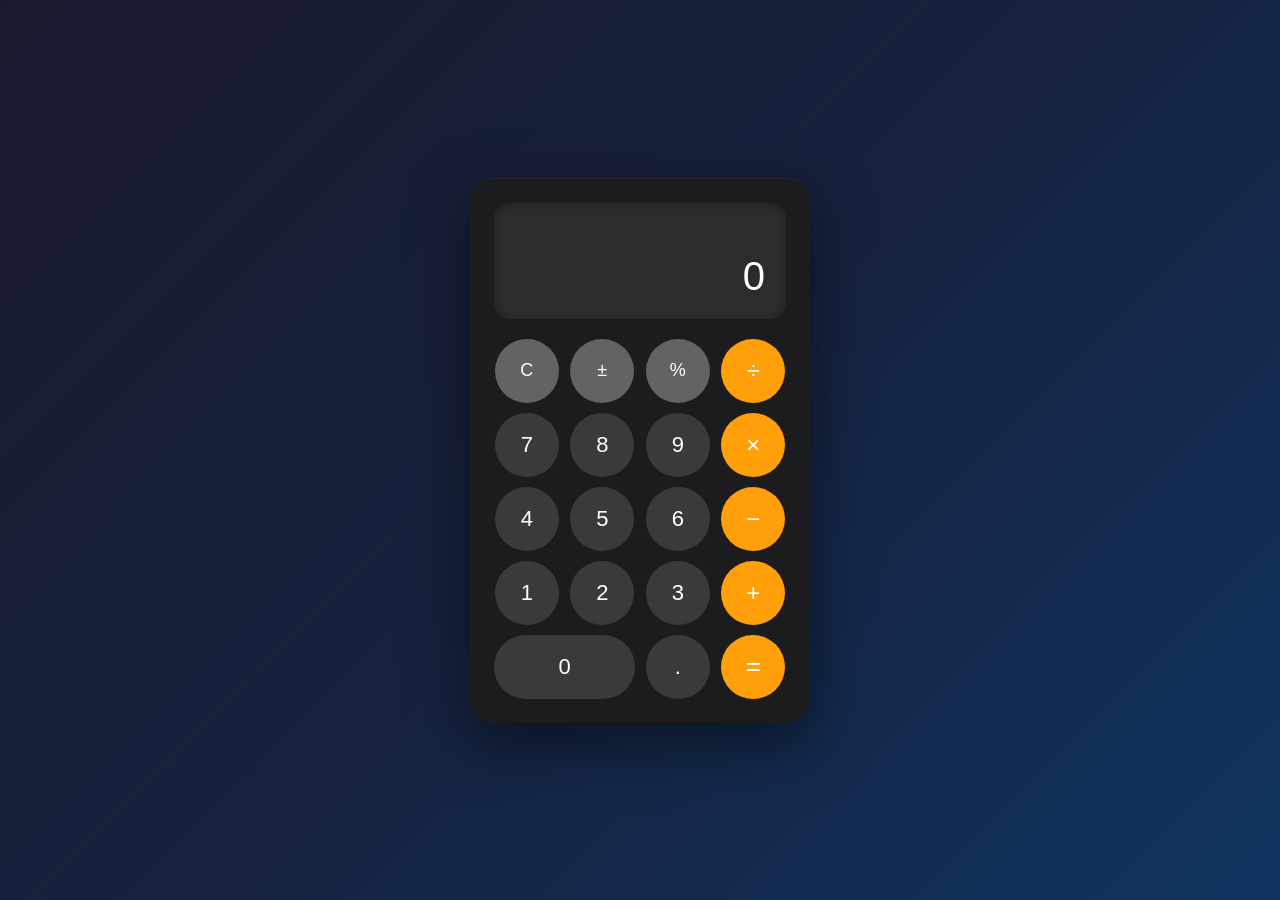
<file: calculator.html>
<!DOCTYPE html>
<html lang="en">
<head>
    <meta charset="UTF-8">
    <meta name="viewport" content="width=device-width, initial-scale=1.0">
    <title>Calculator</title>
    <style>
        * {
            margin: 0;
            padding: 0;
            box-sizing: border-box;
        }

        body {
            display: flex;
            justify-content: center;
            align-items: center;
            min-height: 100vh;
            background: linear-gradient(135deg, #1a1a2e, #16213e, #0f3460);
            font-family: 'Segoe UI', Tahoma, Geneva, Verdana, sans-serif;
        }

        .calculator {
            background: #1c1c1e;
            border-radius: 24px;
            padding: 24px;
            box-shadow: 
                0 20px 60px rgba(0, 0, 0, 0.5),
                inset 0 1px 0 rgba(255, 255, 255, 0.05);
            width: 340px;
        }

        .display {
            background: #2c2c2e;
            border-radius: 16px;
            padding: 20px;
            margin-bottom: 20px;
            text-align: right;
            min-height: 100px;
            display: flex;
            flex-direction: column;
            justify-content: flex-end;
            word-break: break-all;
            box-shadow: inset 0 2px 8px rgba(0, 0, 0, 0.3);
        }

        .display .expression {
            color: #8e8e93;
            font-size: 18px;
            min-height: 24px;
            margin-bottom: 8px;
            transition: color 0.2s;
        }

        .display .result {
            color: #ffffff;
            font-size: 40px;
            font-weight: 300;
            letter-spacing: 1px;
            transition: all 0.2s;
        }

        .buttons {
            display: grid;
            grid-template-columns: repeat(4, 1fr);
            gap: 10px;
        }

        button {
            border: none;
            border-radius: 50%;
            width: 64px;
            height: 64px;
            font-size: 22px;
            font-weight: 500;
            cursor: pointer;
            transition: all 0.15s ease;
            outline: none;
            user-select: none;
            display: flex;
            align-items: center;
            justify-content: center;
            margin: 0 auto;
        }

        button:active {
            transform: scale(0.92);
        }

        /* Number buttons */
        .btn-number {
            background: #3a3a3c;
            color: #ffffff;
        }
        .btn-number:hover {
            background: #4a4a4c;
        }
        .btn-number:active {
            background: #5a5a5c;
        }

        /* Operator buttons */
        .btn-operator {
            background: #ff9f0a;
            color: #ffffff;
            font-size: 24px;
        }
        .btn-operator:hover {
            background: #ffb340;
        }
        .btn-operator:active {
            background: #e08e00;
        }
        .btn-operator.active {
            background: #ffffff;
            color: #ff9f0a;
        }

        /* Function buttons (C, ±, %) */
        .btn-function {
            background: #636366;
            color: #ffffff;
            font-size: 18px;
        }
        .btn-function:hover {
            background: #737376;
        }
        .btn-function:active {
            background: #838386;
        }

        /* Zero button spans 2 columns */
        .btn-zero {
            grid-column: span 2;
            border-radius: 32px;
            width: 100%;
        }

        /* Special styling for equals */
        .btn-equals {
            background: #ff9f0a;
            color: #ffffff;
            font-size: 26px;
        }
        .btn-equals:hover {
            background: #ffb340;
        }
        .btn-equals:active {
            background: #e08e00;
        }

        /* Error shake animation */
        @keyframes shake {
            0%, 100% { transform: translateX(0); }
            20% { transform: translateX(-6px); }
            40% { transform: translateX(6px); }
            60% { transform: translateX(-6px); }
            80% { transform: translateX(6px); }
        }
        .shake {
            animation: shake 0.4s ease;
        }

        /* Responsive */
        @media (max-width: 380px) {
            .calculator {
                width: 300px;
                padding: 16px;
            }
            button {
                width: 54px;
                height: 54px;
                font-size: 18px;
            }
            .btn-operator {
                font-size: 20px;
            }
            .btn-equals {
                font-size: 22px;
            }
            .display .result {
                font-size: 32px;
            }
            .display .expression {
                font-size: 15px;
            }
        }
    </style>
</head>
<body>
    <div class="calculator">
        <div class="display">
            <div class="expression" id="expression"></div>
            <div class="result" id="result">0</div>
        </div>
        <div class="buttons">
            <!-- Row 1 -->
            <button class="btn-function" onclick="clearAll()">C</button>
            <button class="btn-function" onclick="toggleSign()">±</button>
            <button class="btn-function" onclick="percentage()">%</button>
            <button class="btn-operator" onclick="setOperator('÷')">÷</button>

            <!-- Row 2 -->
            <button class="btn-number" onclick="appendNumber('7')">7</button>
            <button class="btn-number" onclick="appendNumber('8')">8</button>
            <button class="btn-number" onclick="appendNumber('9')">9</button>
            <button class="btn-operator" onclick="setOperator('×')">×</button>

            <!-- Row 3 -->
            <button class="btn-number" onclick="appendNumber('4')">4</button>
            <button class="btn-number" onclick="appendNumber('5')">5</button>
            <button class="btn-number" onclick="appendNumber('6')">6</button>
            <button class="btn-operator" onclick="setOperator('−')">−</button>

            <!-- Row 4 -->
            <button class="btn-number" onclick="appendNumber('1')">1</button>
            <button class="btn-number" onclick="appendNumber('2')">2</button>
            <button class="btn-number" onclick="appendNumber('3')">3</button>
            <button class="btn-operator" onclick="setOperator('+')">+</button>

            <!-- Row 5 -->
            <button class="btn-number btn-zero" onclick="appendNumber('0')">0</button>
            <button class="btn-number" onclick="appendDecimal()">.</button>
            <button class="btn-equals" onclick="calculate()">=</button>
        </div>
    </div>

    <script>
        // Calculator state
        let currentInput = '0';
        let previousInput = '';
        let operator = null;
        let shouldResetDisplay = false;
        let expressionText = '';

        const resultDisplay = document.getElementById('result');
        const expressionDisplay = document.getElementById('expression');
        const operatorButtons = document.querySelectorAll('.btn-operator');

        // Highlight active operator
        function highlightOperator(op) {
            operatorButtons.forEach(btn => {
                btn.classList.remove('active');
                if (btn.textContent === op) {
                    btn.classList.add('active');
                }
            });
        }

        function clearHighlight() {
            operatorButtons.forEach(btn => btn.classList.remove('active'));
        }

        // Append a number to the current input
        function appendNumber(num) {
            clearHighlight();
            if (shouldResetDisplay) {
                currentInput = num;
                shouldResetDisplay = false;
            } else {
                if (currentInput === '0' && num !== '0') {
                    currentInput = num;
                } else if (currentInput === '0' && num === '0') {
                    return;
                } else {
                    // Limit input length
                    if (currentInput.replace(/[^0-9]/g, '').length >= 12) return;
                    currentInput += num;
                }
            }
            updateDisplay();
        }

        // Append decimal point
        function appendDecimal() {
            clearHighlight();
            if (shouldResetDisplay) {
                currentInput = '0.';
                shouldResetDisplay = false;
            } else {
                if (!currentInput.includes('.')) {
                    currentInput += '.';
                }
            }
            updateDisplay();
        }

        // Set the operator
        function setOperator(op) {
            const current = parseFloat(currentInput);
            
            if (operator !== null && !shouldResetDisplay) {
                // Chain calculations
                const prev = parseFloat(previousInput);
                const result = performCalculation(prev, current, operator);
                currentInput = formatResult(result);
                previousInput = currentInput;
                expressionText = currentInput + ' ' + op;
            } else {
                previousInput = currentInput;
                expressionText = currentInput + ' ' + op;
            }

            operator = op;
            shouldResetDisplay = true;
            highlightOperator(op);
            updateDisplay();
            expressionDisplay.textContent = expressionText;
        }

        // Perform the calculation when equals is pressed
        function calculate() {
            clearHighlight();
            if (operator === null || shouldResetDisplay) return;

            const prev = parseFloat(previousInput);
            const current = parseFloat(currentInput);
            
            if (isNaN(prev) || isNaN(current)) return;

            const result = performCalculation(prev, current, operator);
            
            expressionDisplay.textContent = previousInput + ' ' + operator + ' ' + currentInput + ' =';
            currentInput = formatResult(result);
            previousInput = '';
            operator = null;
            shouldResetDisplay = true;
            updateDisplay();
        }

        // Core calculation logic
        function performCalculation(a, b, op) {
            switch (op) {
                case '+':
                    return a + b;
                case '−':
                    return a - b;
                case '×':
                    return a * b;
                case '÷':
                    if (b === 0) {
                        shakeDisplay();
                        return 'Error';
                    }
                    return a / b;
                default:
                    return b;
            }
        }

        // Format the result for display
        function formatResult(num) {
            if (num === 'Error') return 'Error';
            
            // Handle floating point precision
            const rounded = Math.round(num * 1e10) / 1e10;
            
            // Convert to string
            let str = rounded.toString();
            
            // Limit length
            if (str.length > 12) {
                // Use exponential notation for very large/small numbers
                if (Math.abs(rounded) >= 1e12 || (Math.abs(rounded) < 1e-10 && rounded !== 0)) {
                    return rounded.toExponential(6);
                }
                return str.substring(0, 12);
            }
            
            return str;
        }

        // Clear everything
        function clearAll() {
            currentInput = '0';
            previousInput = '';
            operator = null;
            shouldResetDisplay = false;
            expressionText = '';
            clearHighlight();
            updateDisplay();
            expressionDisplay.textContent = '';
        }

        // Toggle positive/negative
        function toggleSign() {
            clearHighlight();
            if (currentInput === '0' || currentInput === 'Error') return;
            
            if (currentInput.startsWith('-')) {
                currentInput = currentInput.substring(1);
            } else {
                currentInput = '-' + currentInput;
            }
            updateDisplay();
        }

        // Percentage
        function percentage() {
            clearHighlight();
            const current = parseFloat(currentInput);
            if (isNaN(current)) return;
            
            currentInput = formatResult(current / 100);
            updateDisplay();
        }

        // Update the display
        function updateDisplay() {
            resultDisplay.textContent = currentInput;
            
            // Adjust font size for very long numbers
            if (currentInput.length > 10) {
                resultDisplay.style.fontSize = '24px';
            } else if (currentInput.length > 7) {
                resultDisplay.style.fontSize = '30px';
            } else {
                resultDisplay.style.fontSize = '40px';
            }
        }

        // Shake animation on error
        function shakeDisplay() {
            const calc = document.querySelector('.calculator');
            calc.classList.add('shake');
            setTimeout(() => calc.classList.remove('shake'), 400);
        }

        // Keyboard support
        document.addEventListener('keydown', (e) => {
            const key = e.key;
            
            if (key >= '0' && key <= '9') {
                appendNumber(key);
            } else if (key === '.') {
                appendDecimal();
            } else if (key === '+') {
                setOperator('+');
            } else if (key === '-') {
                setOperator('−');
            } else if (key === '*') {
                setOperator('×');
            } else if (key === '/') {
                e.preventDefault();
                setOperator('÷');
            } else if (key === 'Enter' || key === '=') {
                e.preventDefault();
                calculate();
            } else if (key === 'Escape' || key === 'c' || key === 'C') {
                clearAll();
            } else if (key === '%') {
                percentage();
            } else if (key === 'Backspace') {
                clearHighlight();
                if (shouldResetDisplay) return;
                if (currentInput.length === 1 || (currentInput.length === 2 && currentInput.startsWith('-'))) {
                    currentInput = '0';
                } else {
                    currentInput = currentInput.slice(0, -1);
                }
                updateDisplay();
            }
        });
    </script>
</body>
</html>
</file>
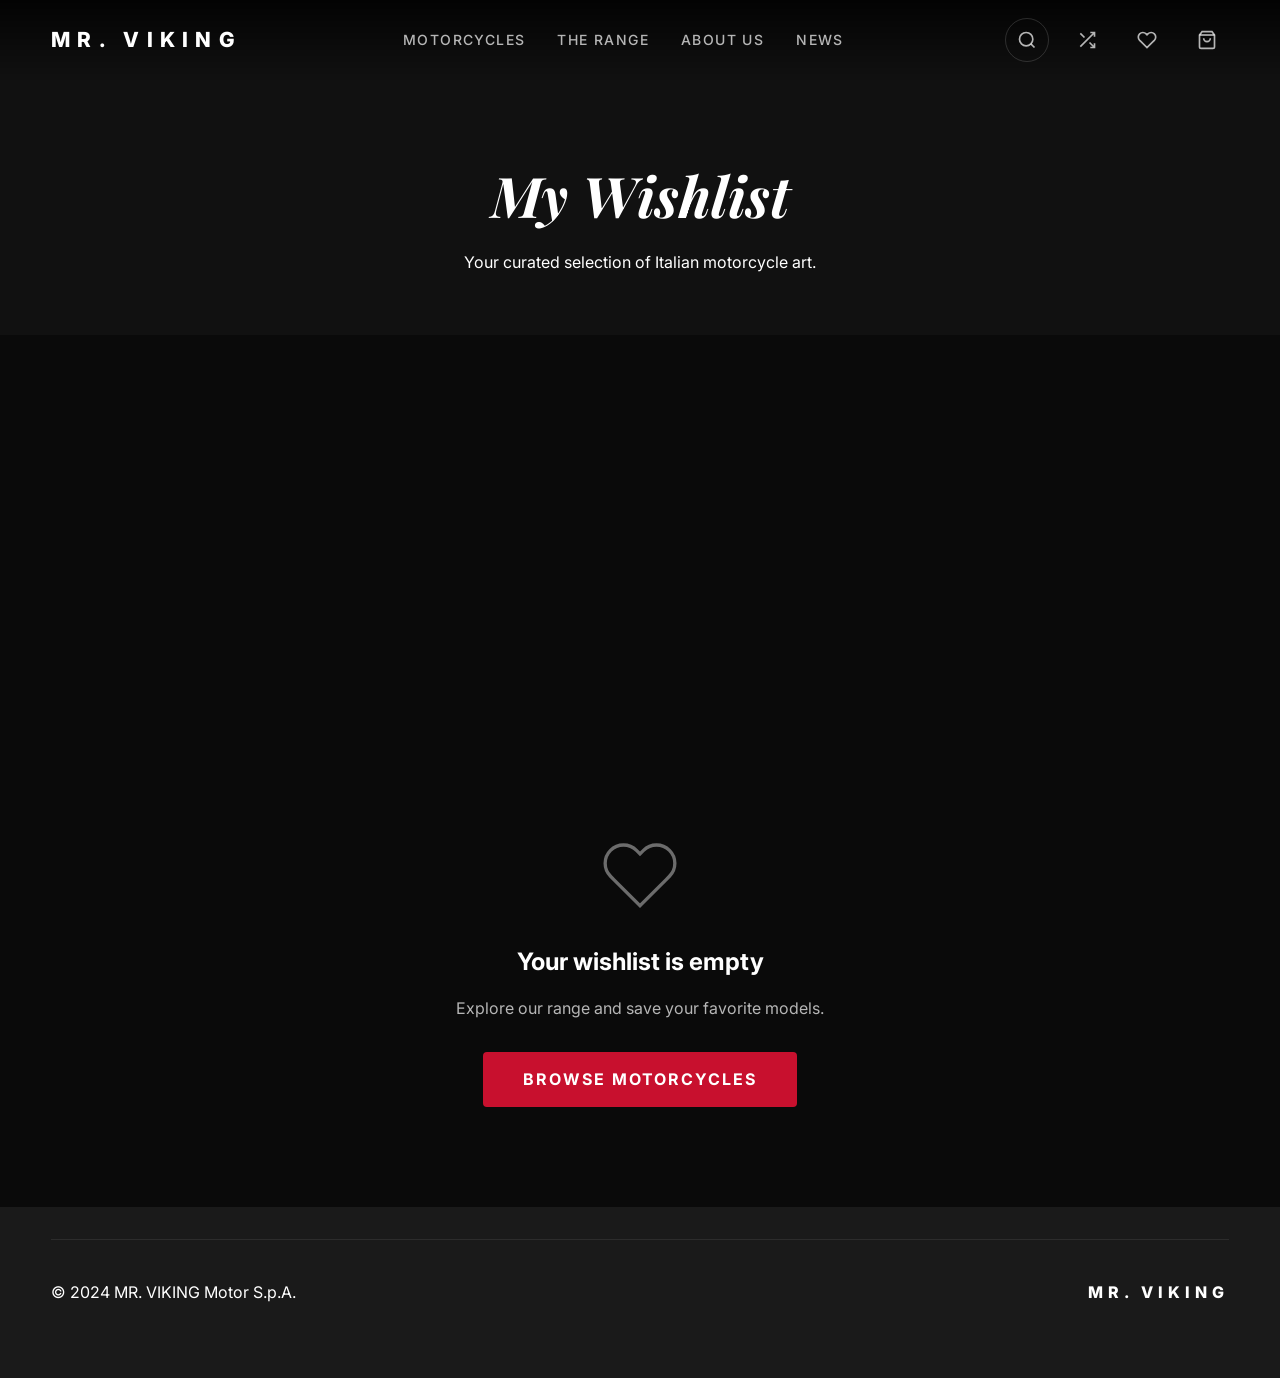
<file: wishlist.html>
<!DOCTYPE html>
<html lang="en">
<head>
    <meta charset="UTF-8">
    <meta name="viewport" content="width=device-width, initial-scale=1.0">
    <title>My Wishlist - MR. VIKING</title>
    <link rel="preconnect" href="https://fonts.googleapis.com">
    <link rel="preconnect" href="https://fonts.gstatic.com" crossorigin>
    <link href="https://fonts.googleapis.com/css2?family=Inter:wght@300;400;500;600;700;800;900&family=Playfair+Display:ital,wght@0,400;0,700;1,400&display=swap" rel="stylesheet">
    <link rel="stylesheet" href="styles.css">
    <style>
        .page-header {
            padding: 150px 0 60px;
            background: var(--color-bg-secondary);
            text-align: center;
        }
        .page-title {
            font-size: var(--font-size-5xl);
            font-family: var(--font-display);
            font-style: italic;
            margin-bottom: 10px;
        }
        .wishlist-grid {
            padding: 80px 0;
            min-height: 400px;
        }
        .empty-state {
            text-align: center;
            padding: 100px 0;
            display: none;
        }
        .empty-state svg {
            color: var(--color-text-tertiary);
            margin-bottom: 20px;
        }
        .empty-state h3 {
            font-size: var(--font-size-2xl);
            margin-bottom: 15px;
        }
        .empty-state p {
            color: var(--color-text-secondary);
            margin-bottom: 30px;
        }
        .btn-browse {
            display: inline-block;
            padding: 15px 40px;
            background: var(--color-accent);
            color: var(--color-white);
            text-transform: uppercase;
            font-weight: 700;
            letter-spacing: 2px;
            border-radius: 4px;
        }
        
        /* Wishlist Item Card Override */
        .wishlist-item {
            display: grid;
            grid-template-columns: 200px 1fr auto;
            gap: 30px;
            background: var(--color-bg-card);
            border: 1px solid var(--color-border);
            padding: 30px;
            border-radius: 12px;
            margin-bottom: 20px;
            align-items: center;
            transition: all var(--transition-base);
        }
        .wishlist-item:hover {
            border-color: var(--color-accent);
            transform: scale(1.01);
        }
        .wishlist-item img {
            width: 100%;
            height: auto;
            border-radius: 8px;
        }
        .item-details h3 {
            font-size: var(--font-size-2xl);
            margin-bottom: 5px;
        }
        .item-details p {
            color: var(--color-text-secondary);
            font-size: var(--font-size-sm);
        }
        .item-specs {
            display: flex;
            gap: 20px;
            margin-top: 15px;
        }
        .item-spec {
            font-size: 12px;
            color: var(--color-text-tertiary);
            text-transform: uppercase;
            letter-spacing: 1px;
        }
        .item-spec span {
            color: var(--color-white);
            font-weight: 700;
        }
        .wishlist-actions {
            display: flex;
            gap: 10px;
        }
        .btn-action-small {
            padding: 10px 20px;
            font-size: 12px;
            font-weight: 700;
            text-transform: uppercase;
            letter-spacing: 1px;
            border-radius: 4px;
            cursor: pointer;
            transition: all var(--transition-base);
        }
        .btn-remove {
            background: transparent;
            border: 1px solid var(--color-border);
            color: var(--color-text-tertiary);
        }
        .btn-remove:hover {
            background: var(--color-accent);
            color: var(--color-white);
            border-color: var(--color-accent);
        }
        .btn-cart-add {
            background: var(--color-white);
            color: var(--color-black);
        }
        .btn-cart-add:hover {
            background: var(--color-accent);
            color: var(--color-white);
        }
    </style>
</head>
<body class="wishlist-page">

    <!-- Header / Navigation -->
    <header class="header" id="header">
        <div class="header-inner">
            <a href="index.html" class="logo" id="logo">
                <span class="logo-text">MR. VIKING</span>
            </a>
            <nav class="main-nav" id="mainNav">
                <ul class="nav-list">
                    <li class="nav-item"><a href="motorcycles.html" class="nav-link" data-text="Motorcycles">Motorcycles</a></li>
                    <li class="nav-item"><a href="index.html#motorcycles" class="nav-link" data-text="The Range">The Range</a></li>
                    <li class="nav-item"><a href="about-us.html" class="nav-link" data-text="About Us">About Us</a></li>
                    <li class="nav-item"><a href="#" class="nav-link" data-text="News">News</a></li>
                </ul>
            </nav>
            <div class="header-actions">
                <button class="search-header-btn" id="searchHeaderBtn" aria-label="Search">
                    <svg width="20" height="20" viewBox="0 0 24 24" fill="none" stroke="currentColor" stroke-width="2">
                        <circle cx="11" cy="11" r="8"></circle>
                        <line x1="21" y1="21" x2="16.65" y2="16.65"></line>
                    </svg>
                    <span class="search-btn-text">Search</span>
                </button>
                <a href="compare.html" class="feature-btn" id="compareBtn" aria-label="Compare">
                    <svg width="20" height="20" viewBox="0 0 24 24" fill="none" stroke="currentColor" stroke-width="2">
                        <path d="M16 3h5v5M4 20L21 3M21 16v5h-5M15 15l6 6M4 4l5 5" />
                    </svg>
                    <span class="badge" id="compareBadge">0</span>
                </a>
                <a href="wishlist.html" class="feature-btn active" id="wishlistHeaderBtn" aria-label="Wishlist">
                    <svg width="20" height="20" viewBox="0 0 24 24" fill="none" stroke="currentColor" stroke-width="2">
                        <path d="M20.84 4.61a5.5 5.5 0 0 0-7.78 0L12 5.67l-1.06-1.06a5.5 5.5 0 0 0-7.78 7.78l1.06 1.06L12 21.23l7.78-7.78 1.06-1.06a5.5 5.5 0 0 0 0-7.78z"></path>
                    </svg>
                    <span class="badge" id="wishlistBadge">0</span>
                </a>
                <a href="cart.html" class="feature-btn" id="cartHeaderBtn" aria-label="Shopping Cart">
                    <svg width="20" height="20" viewBox="0 0 24 24" fill="none" stroke="currentColor" stroke-width="2">
                        <path d="M6 2L3 6v14a2 2 0 0 0 2 2h14a2 2 0 0 0 2-2V6l-3-4Z"></path>
                        <path d="M3 6h18"></path>
                        <path d="M16 10a4 4 0 0 1-8 0"></path>
                    </svg>
                    <span class="badge" id="cartBadge">0</span>
                </a>
            </div>
        </div>
    </header>

    <main>
        <div class="page-header">
            <div class="section-container">
                <h1 class="page-title">My <em>Wishlist</em></h1>
                <p>Your curated selection of Italian motorcycle art.</p>
            </div>
        </div>

        <div class="section-container">
            <div class="wishlist-grid" id="wishlistContainer">
                <!-- Items populated by JS -->
            </div>

            <div class="empty-state" id="emptyWishlist">
                <svg width="80" height="80" viewBox="0 0 24 24" fill="none" stroke="currentColor" stroke-width="1">
                    <path d="M20.84 4.61a5.5 5.5 0 0 0-7.78 0L12 5.67l-1.06-1.06a5.5 5.5 0 0 0-7.78 7.78l1.06 1.06L12 21.23l7.78-7.78 1.06-1.06a5.5 5.5 0 0 0 0-7.78z"></path>
                </svg>
                <h3>Your wishlist is empty</h3>
                <p>Explore our range and save your favorite models.</p>
                <a href="motorcycles.html" class="btn-browse">Browse Motorcycles</a>
            </div>
        </div>
    </main>

    <footer class="footer">
        <!-- Simplified Footer -->
        <div class="footer-bottom">
            <div class="section-container">
                <div class="footer-bottom-inner" style="display: flex; justify-content: space-between; padding: 40px 0; border-top: 1px solid var(--color-border);">
                    <p>&copy; 2024 MR. VIKING Motor S.p.A.</p>
                    <a href="index.html" style="letter-spacing: 5px; font-weight: 800;">MR. VIKING</a>
                </div>
            </div>
        </div>
    </footer>

    <script src="js/bikes.js?v=2"></script>
    <script src="js/features.js"></script>
    <script src="js/script.js"></script>
    <script>
        function renderWishlist() {
            const container = document.getElementById('wishlistContainer');
            const emptyState = document.getElementById('emptyWishlist');
            const wishlist = FeatureManager.wishlist;

            if (wishlist.length === 0) {
                container.innerHTML = '';
                emptyState.style.display = 'block';
                return;
            }

            emptyState.style.display = 'none';
            container.innerHTML = wishlist.map(id => {
                const bike = bikeData[id];
                if (!bike) return '';
                return `
                    <div class="wishlist-item reveal">
                        <img src="${bike.thumbnail}" alt="${bike.name}">
                        <div class="item-details">
                            <p class="item-family">${bike.family}</p>
                            <h3>${bike.name}</h3>
                            <div class="item-specs">
                                <div class="item-spec"><span>${bike.stats.cylinders}</span> Cyl</div>
                                <div class="item-spec"><span>${bike.stats.capacity}</span> CC</div>
                                <div class="item-spec"><span>${bike.stats.hp}</span> HP</div>
                            </div>
                        </div>
                        <div class="wishlist-actions">
                            <button class="btn-action-small btn-remove" onclick="FeatureManager.toggleWishlist('${id}')">Remove</button>
                            <button class="btn-action-small btn-cart-add" onclick="FeatureManager.moveToCart('${id}')">Move to Cart</button>
                            <button class="btn-action-small btn-cart-add" style="background: var(--color-accent); color: white; border: none;" onclick="FeatureManager.addToCompare('${id}')">Compare</button>
                        </div>
                    </div>
                `;
            }).join('');
        }

        document.addEventListener('DOMContentLoaded', () => {
            renderWishlist();
        });
        document.addEventListener('productsLoaded', () => {
            renderWishlist();
        });
    </script>
    <!-- Search Overlay -->
    <div class="search-overlay" id="searchOverlay">
        <div class="search-overlay-close" id="searchClose">
            <svg width="30" height="30" viewBox="0 0 24 24" fill="none" stroke="currentColor" stroke-width="2">
                <path d="M18 6L6 18M6 6l12 12"/>
            </svg>
        </div>
        <div class="search-container">
            <div class="search-input-wrapper">
                <input type="text" class="search-input" id="searchInput" placeholder="Search by bike name..." autocomplete="off">
                <div class="search-input-line"></div>
            </div>
            <div class="search-suggestions" id="searchSuggestions">
                <!-- Suggestions injected here -->
            </div>
        </div>
    </div>
    <script src="cursor.js"></script>
</body>
</html>
</file>
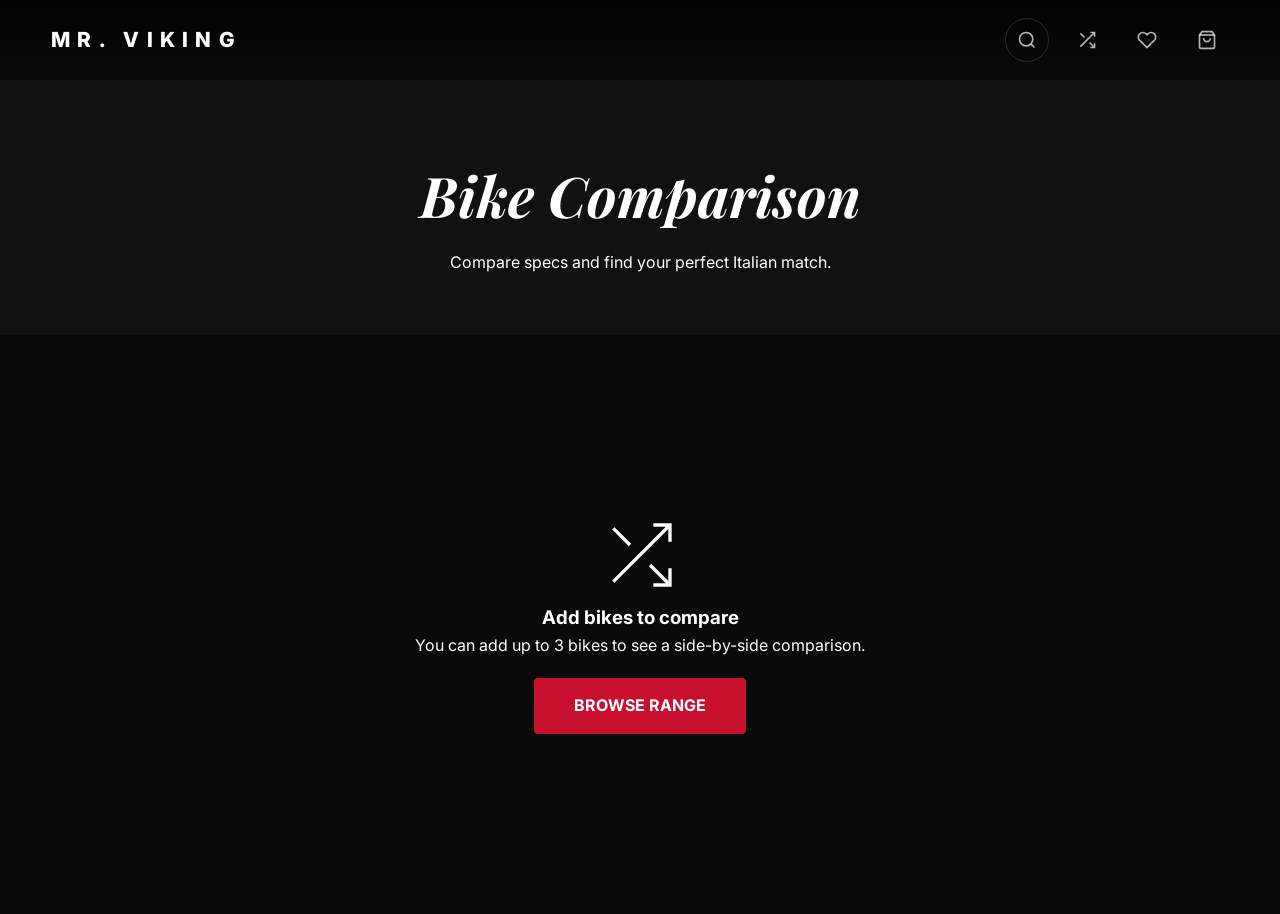
<file: user/compare.html>
<!DOCTYPE html>
<html lang="en">
<head>
    <meta charset="UTF-8">
    <meta name="viewport" content="width=device-width, initial-scale=1.0">
    <title>Compare Motorcycles - MR. VIKING</title>
    <link rel="preconnect" href="https://fonts.googleapis.com">
    <link rel="preconnect" href="https://fonts.gstatic.com" crossorigin>
    <link href="https://fonts.googleapis.com/css2?family=Inter:wght@300;400;500;600;700;800;900&family=Playfair+Display:ital,wght@0,400;0,700;1,400&display=swap" rel="stylesheet">
    <link rel="stylesheet" href="../css/styles.css">
    <style>
        .page-header {
            padding: 150px 0 60px;
            background: var(--color-bg-secondary);
            text-align: center;
        }
        .page-title {
            font-size: var(--font-size-5xl);
            font-family: var(--font-display);
            font-style: italic;
            margin-bottom: 10px;
        }
        .compare-container {
            padding: 80px 1.5vw;
            overflow-x: auto;
        }
        .compare-table {
            width: 100%;
            min-width: 800px;
            border-collapse: collapse;
        }
        .compare-row-image td {
            text-align: center;
            padding-bottom: 40px;
        }
        .compare-row-image img {
            width: 100%;
            max-width: 300px;
            height: auto;
            border-radius: 12px;
            filter: drop-shadow(0 20px 40px rgba(0,0,0,0.2));
            transition: transform 0.3s;
        }
        .compare-row-image img:hover {
            transform: translateY(-10px);
        }
        .compare-label {
            width: 200px;
            font-size: 14px;
            color: var(--color-text-tertiary);
            text-transform: uppercase;
            letter-spacing: 2px;
            font-weight: 700;
            padding: 20px 0;
            border-bottom: 1px solid var(--color-border);
        }
        .compare-val {
            text-align: center;
            padding: 20px;
            border-bottom: 1px solid var(--color-border);
            font-size: 18px;
            font-weight: 600;
        }
        .compare-val.highlight {
            color: var(--color-accent);
        }
        .bike-name {
            font-size: 24px;
            font-family: var(--font-display);
            margin-bottom: 5px;
        }
        .bike-family {
            font-size: 12px;
            color: var(--color-text-tertiary);
            text-transform: uppercase;
            letter-spacing: 2px;
        }
        .btn-remove-compare {
            margin-top: 15px;
            font-size: 12px;
            color: var(--color-text-tertiary);
            cursor: pointer;
            transition: color 0.3s;
        }
        .btn-remove-compare:hover {
            color: var(--color-accent);
        }

        .empty-compare {
            text-align: center;
            padding: 100px 0;
            display: none;
        }
        
        /* Diff highlighting logic */
        .diff-different {
            border-left: 2px solid var(--color-accent);
        }
    </style>
</head>
<body class="compare-page">
    <div class="cursor" id="cursor"></div>
    <div class="cursor-follower" id="cursorFollower"></div>

    <!-- Header / Navigation -->
    <header class="header" id="header" style="background: rgba(10,10,10,0.95);">
        <div class="header-inner">
            <!-- Simplified Header -->
            <a href="../index.php" class="logo" id="logo">
                <span class="logo-text">MR. VIKING</span>
            </a>
            <div class="header-actions">
                <button class="search-header-btn" id="searchHeaderBtn" aria-label="Search">
                    <svg width="20" height="20" viewBox="0 0 24 24" fill="none" stroke="currentColor" stroke-width="2">
                        <circle cx="11" cy="11" r="8"></circle>
                        <line x1="21" y1="21" x2="16.65" y2="16.65"></line>
                    </svg>
                    <span class="search-btn-text">Search</span>
                </button>
                <a href="compare.html" class="feature-btn active" id="compareBtn" aria-label="Compare">
                    <svg width="20" height="20" viewBox="0 0 24 24" fill="none" stroke="currentColor" stroke-width="2">
                        <path d="M16 3h5v5M4 20L21 3M21 16v5h-5M15 15l6 6M4 4l5 5" />
                    </svg>
                    <span class="badge" id="compareBadge">0</span>
                </a>
                <a href="wishlist.html" class="feature-btn" id="wishlistHeaderBtn" aria-label="Wishlist">
                    <svg width="20" height="20" viewBox="0 0 24 24" fill="none" stroke="currentColor" stroke-width="2">
                        <path d="M20.84 4.61a5.5 5.5 0 0 0-7.78 0L12 5.67l-1.06-1.06a5.5 5.5 0 0 0-7.78 7.78l1.06 1.06L12 21.23l7.78-7.78 1.06-1.06a5.5 5.5 0 0 0 0-7.78z"></path>
                    </svg>
                    <span class="badge" id="wishlistBadge">0</span>
                </a>
                <a href="cart.html" class="feature-btn" id="cartHeaderBtn" aria-label="Shopping Cart">
                    <svg width="20" height="20" viewBox="0 0 24 24" fill="none" stroke="currentColor" stroke-width="2">
                        <path d="M6 2L3 6v14a2 2 0 0 0 2 2h14a2 2 0 0 0 2-2V6l-3-4Z"></path>
                        <path d="M3 6h18"></path>
                        <path d="M16 10a4 4 0 0 1-8 0"></path>
                    </svg>
                    <span class="badge" id="cartBadge">0</span>
                </a>
            </div>
        </div>
    </header>

    <main>
        <div class="page-header">
            <div class="section-container">
                <h1 class="page-title">Bike <em>Comparison</em></h1>
                <p>Compare specs and find your perfect Italian match.</p>
            </div>
        </div>

        <div class="compare-container">
            <table class="compare-table" id="compareTable">
                <!-- Populated by JS -->
            </table>

            <div class="empty-compare" id="emptyCompare">
                <svg width="80" height="80" viewBox="0 0 24 24" fill="none" stroke="currentColor" stroke-width="1">
                    <path d="M16 3h5v5M4 20L21 3M21 16v5h-5M15 15l6 6M4 4l5 5" />
                </svg>
                <h3>Add bikes to compare</h3>
                <p>You can add up to 3 bikes to see a side-by-side comparison.</p>
                <a href="motorcycles.html" class="btn-browse" style="display: inline-block; padding: 15px 40px; background: var(--color-accent); color: white; border-radius: 4px; text-transform: uppercase; font-weight: 700; margin-top: 20px;">Browse Range</a>
            </div>
        </div>
    </main>

    <script src="../js/bikes.js"></script>
    <script src="../js/features.js"></script>
    <script src="../js/script.js"></script>
    <script>
        function renderComparison() {
            const table = document.getElementById('compareTable');
            const emptyState = document.getElementById('emptyCompare');
            const compareIds = FeatureManager.compare;

            if (compareIds.length === 0) {
                table.style.display = 'none';
                emptyState.style.display = 'block';
                return;
            }

            table.style.display = 'table';
            emptyState.style.display = 'none';

            const bikes = compareIds.map(id => bikeData[id]).filter(b => b);

            let html = '';

            // Image Row
            html += `<tr class="compare-row-image"><td></td>`;
            bikes.forEach(bike => {
                html += `
                    <td>
                        <img src="${bike.thumbnail}" alt="${bike.name}">
                        <p class="bike-family">${bike.family}</p>
                        <h3 class="bike-name">${bike.name}</h3>
                        <div class="btn-remove-compare" onclick="FeatureManager.removeFromCompare('${bike.id}')">Remove</div>
                    </td>
                `;
            });
            html += `</tr>`;

            // Specs Rows
            const specs = [
                { label: 'Brand', key: 'brand', isProp: true },
                { label: 'Price (BDT)', key: 'price', isPrice: true },
                { label: 'Cylinders', key: 'cylinders' },
                { label: 'Capacity (CC)', key: 'capacity' },
                { label: 'Horsepower (HP)', key: 'hp' },
                { label: 'Top Speed (km/h)', key: 'topSpeed' },
                { label: 'Weight (kg)', key: 'weight' }
            ];

            specs.forEach(spec => {
                html += `<tr><td class="compare-label">${spec.label}</td>`;
                
                const values = bikes.map(b => {
                    if (spec.isProp) return b[spec.key] || '-';
                    if (spec.isPrice) return b.priceBDT ? '৳ ' + b.priceBDT : '-';
                    return b.stats[spec.key] || '-';
                });
                
                const isDifferent = new Set(values).size > 1;

                values.forEach(val => {
                    html += `<td class="compare-val ${isDifferent ? 'highlight' : ''}">${val}</td>`;
                });
                html += `</tr>`;
            });

            // Action Row
            html += `<tr><td></td>`;
            bikes.forEach(bike => {
                html += `
                    <td style="text-align: center; padding-top: 30px;">
                        <button class="btn-action-small btn-cart-add" onclick="FeatureManager.addToCart('${bike.id}')" style="width: 80%; padding: 15px; background: var(--color-accent); color: white; border: none; border-radius: 4px; font-weight: 700; text-transform: uppercase; cursor: pointer;">Add to Cart</button>
                    </td>
                `;
            });
            html += `</tr>`;

            table.innerHTML = html;
        }

        document.addEventListener('DOMContentLoaded', () => {
            renderComparison();
        });
    </script>
    <!-- Search Overlay -->
    <div class="search-overlay" id="searchOverlay">
        <div class="search-overlay-close" id="searchClose">
            <svg width="30" height="30" viewBox="0 0 24 24" fill="none" stroke="currentColor" stroke-width="2">
                <path d="M18 6L6 18M6 6l12 12"/>
            </svg>
        </div>
        <div class="search-container">
            <div class="search-input-wrapper">
                <input type="text" class="search-input" id="searchInput" placeholder="Search by bike name..." autocomplete="off">
                <div class="search-input-line"></div>
            </div>
            <div class="search-suggestions" id="searchSuggestions">
                <!-- Suggestions injected here -->
            </div>
        </div>
    </div>
    <script src="../js/cursor.js"></script>
</body>
</html>
</file>
<file: styles.css>
/* ============================================
   MR. VIKING - Premium Motorcycle Website
   Design System & Global Styles
   ============================================ */

/* --- CSS Custom Properties (Design Tokens) --- */
:root {
    /* Colors */
    --color-black: #000000;
    --color-white: #ffffff;
    --color-bg-primary: #0a0a0a;
    --color-bg-secondary: #111111;
    --color-bg-tertiary: #1a1a1a;
    --color-bg-card: #141414;
    --color-text-primary: #ffffff;
    --color-text-secondary: rgba(255, 255, 255, 0.7);
    --color-text-tertiary: rgba(255, 255, 255, 0.4);
    --color-accent: #c8102e;
    --color-accent-hover: #e01535;
    --color-accent-glow: rgba(200, 16, 46, 0.3);
    --color-gold: #c9a94e;
    --color-border: rgba(255, 255, 255, 0.08);
    --color-border-hover: rgba(255, 255, 255, 0.15);

    /* Typography */
    --font-primary: 'Inter', -apple-system, BlinkMacSystemFont, sans-serif;
    --font-display: 'Playfair Display', Georgia, serif;
    --font-size-xs: 0.75rem;
    --font-size-sm: 0.875rem;
    --font-size-base: 1rem;
    --font-size-lg: 1.125rem;
    --font-size-xl: 1.25rem;
    --font-size-2xl: 1.5rem;
    --font-size-3xl: 2rem;
    --font-size-4xl: 2.5rem;
    --font-size-5xl: 3.5rem;
    --font-size-6xl: 5rem;
    --font-size-hero: clamp(3.5rem, 10vw, 9rem);

    /* Spacing */
    --spacing-xs: 0.5rem;
    --spacing-sm: 1rem;
    --spacing-md: 1.5rem;
    --spacing-lg: 2rem;
    --spacing-xl: 3rem;
    --spacing-2xl: 5rem;
    --spacing-3xl: 8rem;
    --section-padding: clamp(4rem, 10vh, 8rem);

    /* Layout */
    --container-max: 1400px;
    --container-padding: clamp(1.5rem, 4vw, 4rem);
    --header-height: 80px;

    /* Transitions */
    --transition-fast: 0.2s cubic-bezier(0.4, 0, 0.2, 1);
    --transition-base: 0.3s cubic-bezier(0.4, 0, 0.2, 1);
    --transition-smooth: 0.5s cubic-bezier(0.4, 0, 0.2, 1);
    --transition-slow: 0.8s cubic-bezier(0.16, 1, 0.3, 1);
    --transition-spring: 0.6s cubic-bezier(0.34, 1.56, 0.64, 1);

    /* Borders */
    --radius-sm: 4px;
    --radius-md: 8px;
    --radius-lg: 16px;
    --radius-xl: 24px;
}

/* --- Reset & Base --- */
*,
*::before,
*::after {
    margin: 0;
    padding: 0;
    box-sizing: border-box;
}

html {
    scroll-behavior: smooth;
    font-size: 16px;
    -webkit-font-smoothing: antialiased;
    -moz-osx-font-smoothing: grayscale;
}

body {
    font-family: var(--font-primary);
    background-color: var(--color-bg-primary);
    color: var(--color-text-primary);
    line-height: 1.6;
    overflow-x: hidden;
}

img {
    max-width: 100%;
    height: auto;
    display: block;
}

a {
    color: inherit;
    text-decoration: none;
    text-decoration: none;
}

button {
    border: none;
    background: none;
    font-family: inherit;
    color: inherit;
}

ul {
    list-style: none;
}

::selection {
    background: var(--color-accent);
    color: var(--color-white);
}

/* Scrollbar */
::-webkit-scrollbar {
    width: 6px;
}

::-webkit-scrollbar-track {
    background: var(--color-bg-primary);
}

::-webkit-scrollbar-thumb {
    background: var(--color-accent);
    border-radius: 3px;
}

/* --- Container --- */
.section-container {
    max-width: var(--container-max);
    margin: 0 auto;
    padding: 0 var(--container-padding);
}

/* ============================================
   Preloader
   ============================================ */
.preloader {
    position: fixed;
    top: 0;
    left: 0;
    width: 100%;
    height: 100%;
    background: var(--color-black);
    display: flex;
    align-items: center;
    justify-content: center;
    z-index: 10000;
    transition: opacity 0.6s ease, visibility 0.6s ease;
}

.preloader.loaded {
    opacity: 0;
    visibility: hidden;
    pointer-events: none;
}

.preloader-inner {
    text-align: center;
}

.preloader-logo {
    font-family: var(--font-primary);
    font-size: 2rem;
    font-weight: 800;
    letter-spacing: 0.4em;
    color: var(--color-white);
    margin-bottom: 2rem;
    animation: preloaderPulse 1.5s ease-in-out infinite;
}

.preloader-bar {
    width: 200px;
    height: 2px;
    background: rgba(255, 255, 255, 0.1);
    margin: 0 auto 1rem;
    border-radius: 2px;
    overflow: hidden;
}

.preloader-bar-fill {
    width: 0%;
    height: 100%;
    background: var(--color-accent);
    border-radius: 2px;
    animation: preloaderFill 2s ease-in-out forwards;
}

.preloader-text {
    font-size: var(--font-size-xs);
    letter-spacing: 0.3em;
    text-transform: uppercase;
    color: var(--color-text-tertiary);
}

@keyframes preloaderPulse {
    0%, 100% { opacity: 1; }
    50% { opacity: 0.5; }
}

@keyframes preloaderFill {
    0% { width: 0%; }
    50% { width: 70%; }
    100% { width: 100%; }
}



/* ============================================
   Header / Navigation
   ============================================ */
.header {
    position: fixed;
    top: 0;
    left: 0;
    width: 100%;
    height: var(--header-height);
    z-index: 1000;
    transition: all var(--transition-smooth);
}

.header::before {
    content: '';
    position: absolute;
    top: 0;
    left: 0;
    width: 100%;
    height: 100%;
    background: linear-gradient(180deg, rgba(0, 0, 0, 0.8) 0%, transparent 100%);
    transition: opacity var(--transition-smooth);
}

.header.scrolled::before {
    opacity: 0;
}

.header.scrolled {
    background: rgba(10, 10, 10, 0.95);
    backdrop-filter: blur(20px);
    -webkit-backdrop-filter: blur(20px);
    border-bottom: 1px solid var(--color-border);
    height: 70px;
}

.header-inner {
    position: relative;
    display: flex;
    align-items: center;
    justify-content: space-between;
    height: 100%;
    width: 100%;
    margin: 0;
    padding: 0 4vw;
}

/* Logo */
.logo {
    display: flex;
    align-items: center;
    gap: 12px;
    z-index: 1001;
    text-decoration: none;
}

.logo-text {
    font-family: var(--font-primary);
    font-size: 1.3rem;
    font-weight: 800;
    letter-spacing: 0.35em;
    color: var(--color-white);
    transition: color var(--transition-base);
    white-space: nowrap;
}

.logo-img {
    height: 32px;
    width: auto;
    display: block;
    transition: transform var(--transition-base);
}

.logo:hover .logo-text {
    color: var(--color-accent);
}

.logo:hover .logo-img {
    transform: scale(1.08);
}

/* Navigation */
.main-nav {
    display: flex;
    align-items: center;
}

.nav-list {
    display: flex;
    align-items: center;
    gap: var(--spacing-lg);
}

.nav-link {
    font-size: var(--font-size-sm);
    font-weight: 500;
    letter-spacing: 0.1em;
    text-transform: uppercase;
    color: var(--color-text-secondary);
    position: relative;
    padding: 0.5rem 0;
    transition: color var(--transition-base);
}

.nav-link::after {
    content: '';
    position: absolute;
    bottom: 0;
    left: 0;
    width: 0;
    height: 2px;
    background: var(--color-accent);
    transition: width var(--transition-smooth);
}

.nav-link:hover {
    color: var(--color-white);
}

.nav-link:hover::after {
    width: 100%;
}

/* Header Actions */
.header-actions {
    display: flex;
    align-items: center;
    gap: var(--spacing-sm);
}

.feature-btn {
    position: relative;
    width: 44px;
    height: 44px;
    display: flex;
    align-items: center;
    justify-content: center;
    border-radius: 50%;
    transition: all var(--transition-base);
    color: var(--color-text-secondary);
}

.feature-btn:hover {
    color: var(--color-white);
    background: rgba(255, 255, 255, 0.05);
}

.badge {
    position: absolute;
    top: 5px;
    right: 5px;
    background: var(--color-accent);
    color: var(--color-white);
    font-size: 10px;
    font-weight: 700;
    width: 18px;
    height: 18px;
    border-radius: 50%;
    display: none; /* Shown via JS */
    align-items: center;
    justify-content: center;
    border: 2px solid var(--color-bg-primary);
}

@keyframes slideIn {
    from { transform: translateX(110%); opacity: 0; }
    to { transform: translateX(0); opacity: 1; }
}

@keyframes slideOut {
    from { transform: translateX(0); opacity: 1; }
    to { transform: translateX(110%); opacity: 0; }
}

/* Model Card Actions */
.model-actions-hover {
    position: absolute;
    top: 50%;
    left: 50%;
    transform: translate(-50%, -50%) scale(0.9);
    display: flex;
    gap: 15px;
    opacity: 0;
    visibility: hidden;
    transition: all var(--transition-smooth);
    z-index: 10;
}

.model-card:hover .model-actions-hover {
    opacity: 1;
    visibility: visible;
    transform: translate(-50%, -50%) scale(1);
}

.action-btn {
    width: 50px;
    height: 50px;
    background: var(--color-white);
    color: var(--color-black);
    border-radius: 50%;
    display: flex;
    align-items: center;
    justify-content: center;
    transition: all var(--transition-base);
    box-shadow: 0 10px 20px rgba(0,0,0,0.2);
}

.action-btn:hover {
    background: var(--color-accent);
    color: var(--color-white);
}

.action-btn.wishlist-active {
    color: var(--color-accent);
}

.login-btn {
    display: flex;
    align-items: center;
    padding: 8px 20px;
    border: 1px solid var(--color-border-hover);
    border-radius: 40px;
    font-size: var(--font-size-xs);
    font-weight: 600;
    letter-spacing: 0.1em;
    text-transform: uppercase;
    transition: all var(--transition-base);
    color: var(--color-text-secondary);
}

.login-btn:hover {
    color: var(--color-white);
    border-color: var(--color-white);
    background: rgba(255, 255, 255, 0.05);
}

.search-header-btn {
    display: flex !important;
    align-items: center !important;
    justify-content: center !important;
    width: 44px !important;
    height: 44px !important;
    padding: 0 !important;
    border: 1px solid var(--color-border-hover) !important;
    border-radius: 50% !important;
    background: transparent !important;
    transition: all 0.5s cubic-bezier(0.16, 1, 0.3, 1) !important;
    color: var(--color-text-secondary) !important;
    overflow: hidden !important;
    white-space: nowrap !important;
    cursor: pointer !important;
    position: relative !important;
}

.search-header-btn:hover {
    width: 140px !important;
    padding: 0 18px !important;
    border-radius: 40px !important;
    color: var(--color-white) !important;
    border-color: var(--color-white) !important;
    background: rgba(255, 255, 255, 0.1) !important;
}

.search-btn-text {
    max-width: 0;
    opacity: 0;
    font-size: 10px;
    font-weight: 700;
    text-transform: uppercase;
    letter-spacing: 1px;
    margin-left: 0;
    transition: all 0.5s cubic-bezier(0.16, 1, 0.3, 1);
    pointer-events: none;
    display: inline-block;
}

.search-header-btn:hover .search-btn-text {
    max-width: 100px;
    opacity: 1;
    margin-left: 10px;
}

.user-status {
    display: flex;
    align-items: center;
    gap: var(--spacing-md);
    padding: 8px 16px;
    background: rgba(255, 255, 255, 0.05);
    border-radius: 40px;
}

.user-welcome {
    font-size: var(--font-size-xs);
    font-weight: 500;
    color: var(--color-text-secondary);
}

#userNameDisplay {
    color: var(--color-white);
    font-weight: 700;
}

.logout-btn {
    font-size: 10px;
    text-transform: uppercase;
    letter-spacing: 0.1em;
    color: var(--color-accent);
    font-weight: 700;
    padding: 4px 8px;
    border-radius: 4px;
    transition: all var(--transition-base);
}

.logout-btn:hover {
    background: var(--color-accent);
    color: var(--color-white);
}

/* Auth Modal Styles */
.auth-modal {
    position: fixed;
    top: 0;
    left: 0;
    width: 100%;
    height: 100%;
    z-index: 2000;
    display: flex;
    align-items: center;
    justify-content: center;
    opacity: 0;
    visibility: hidden;
    transition: all var(--transition-smooth);
}

.auth-modal.active {
    opacity: 1;
    visibility: visible;
}

.auth-modal-backdrop {
    position: absolute;
    top: 0;
    left: 0;
    width: 100%;
    height: 100%;
    background: rgba(0, 0, 0, 0.85);
    backdrop-filter: blur(15px);
    -webkit-backdrop-filter: blur(15px);
}

.auth-container {
    position: relative;
    width: 100%;
    max-width: 420px;
    background: var(--color-bg-card);
    border: 1px solid var(--color-border);
    border-radius: var(--radius-lg);
    padding: var(--spacing-xl);
    z-index: 1;
    transform: translateY(30px);
    transition: all var(--transition-smooth);
    box-shadow: 0 40px 100px rgba(0, 0, 0, 0.5);
    max-height: 90vh;
    overflow-y: auto;
}

.auth-modal.active .auth-container {
    transform: translateY(0);
}

.auth-close-btn {
    position: absolute;
    top: var(--spacing-lg);
    right: var(--spacing-lg);
    font-size: 2rem;
    color: var(--color-text-tertiary);
    transition: color var(--transition-base);
}

.auth-close-btn:hover {
    color: var(--color-white);
}

.auth-title {
    font-size: var(--font-size-2xl);
    font-weight: 800;
    text-transform: uppercase;
    letter-spacing: -0.02em;
    margin-bottom: 0.25rem;
}

.auth-title em {
    color: var(--color-accent);
    font-style: normal;
}

.auth-subtitle {
    color: var(--color-text-secondary);
    font-size: var(--font-size-xs);
    margin-bottom: var(--spacing-lg);
}

.auth-form .form-group-auth {
    margin-bottom: var(--spacing-md);
}

.form-group-auth label {
    display: block;
    font-size: 0.7rem;
    text-transform: uppercase;
    letter-spacing: 0.1em;
    color: var(--color-text-tertiary);
    margin-bottom: 8px;
    font-weight: 600;
}

.form-group-auth input, 
.form-group-auth select {
    width: 100%;
    background: rgba(255, 255, 255, 0.03);
    border: 1px solid var(--color-border);
    border-radius: var(--radius-sm);
    padding: 10px 14px;
    color: var(--color-white);
    font-size: var(--font-size-xs);
    transition: all var(--transition-base);
}

.form-group-auth select option {
    background-color: #1a1a1a;
    color: #ffffff;
}


.form-group-auth input:focus, 
.form-group-auth select:focus {
    outline: none;
    border-color: var(--color-accent);
    background: rgba(255, 255, 255, 0.05);
    box-shadow: 0 0 20px var(--color-accent-glow);
}

.form-row {
    display: grid;
    grid-template-columns: 1fr 1fr;
    gap: var(--spacing-md);
}

.btn-block {
    width: 100%;
    justify-content: center;
    margin-top: var(--spacing-md);
}

.auth-divider {
    display: flex;
    align-items: center;
    margin: var(--spacing-xl) 0;
    color: var(--color-text-tertiary);
    font-size: 0.6rem;
    letter-spacing: 0.2em;
}

.auth-divider::before, 
.auth-divider::after {
    content: '';
    flex: 1;
    height: 1px;
    background: var(--color-border);
}

.auth-divider span {
    padding: 0 15px;
}

.social-auth {
    display: flex;
    flex-direction: column;
    gap: var(--spacing-sm);
}

.social-btn {
    display: flex;
    align-items: center;
    justify-content: center;
    gap: 12px;
    padding: 12px;
    background: transparent;
    border: 1px solid var(--color-border);
    border-radius: var(--radius-sm);
    font-size: var(--font-size-sm);
    font-weight: 500;
    color: var(--color-white);
    transition: all var(--transition-base);
}

.social-btn:hover {
    background: rgba(255, 255, 255, 0.05);
    border-color: var(--color-border-hover);
}

.social-btn img {
    width: 20px;
    height: 20px;
}

.auth-footer {
    margin-top: var(--spacing-xl);
    text-align: center;
    font-size: var(--font-size-sm);
    color: var(--color-text-tertiary);
}

.auth-footer a {
    color: var(--color-white);
    font-weight: 600;
    text-decoration: underline;
    text-underline-offset: 4px;
    transition: color var(--transition-base);
}

.auth-footer a:hover {
    color: var(--color-accent);
}

.toggle-contact-btn {
    margin-top: 8px;
    font-size: 0.65rem;
    color: var(--color-accent);
    cursor: pointer;
    font-weight: 500;
}

.toggle-contact-btn:hover {
    text-decoration: underline;
}

@media (max-width: 768px) {
    .auth-container {
        max-width: 90%;
        padding: var(--spacing-xl);
    }
    .form-row {
        grid-template-columns: 1fr;
    }
}

.search-btn {
    width: 44px;
    height: 44px;
    display: flex;
    align-items: center;
    justify-content: center;
    border-radius: 50%;
    transition: all var(--transition-base);
    color: var(--color-text-secondary);
}

.search-btn:hover {
    color: var(--color-white);
    background: rgba(255, 255, 255, 0.05);
}

/* Menu Toggle */
.menu-toggle {
    width: 44px;
    height: 44px;
    display: none;
    flex-direction: column;
    align-items: center;
    justify-content: center;
    gap: 6px;
    z-index: 1001;
}

.menu-line {
    width: 24px;
    height: 2px;
    background: var(--color-white);
    transition: all var(--transition-base);
    transform-origin: center;
}

.menu-toggle.active .menu-line:nth-child(1) {
    transform: translateY(8px) rotate(45deg);
}

.menu-toggle.active .menu-line:nth-child(2) {
    opacity: 0;
    transform: scaleX(0);
}

.menu-toggle.active .menu-line:nth-child(3) {
    transform: translateY(-8px) rotate(-45deg);
}

/* Fullscreen Menu */
.fullscreen-menu {
    position: fixed;
    top: 0;
    left: 0;
    width: 100%;
    height: 100%;
    background: rgba(10, 10, 10, 0.98);
    backdrop-filter: blur(30px);
    z-index: 999;
    display: flex;
    align-items: center;
    justify-content: center;
    opacity: 0;
    visibility: hidden;
    transition: all var(--transition-smooth);
}

.fullscreen-menu.active {
    opacity: 1;
    visibility: visible;
}

.fullscreen-menu-inner {
    text-align: center;
}

.fullscreen-nav-list {
    display: flex;
    flex-direction: column;
    gap: var(--spacing-lg);
}

.fullscreen-nav-item {
    overflow: hidden;
}

.fullscreen-nav-link {
    font-size: clamp(2rem, 5vw, 4rem);
    font-weight: 700;
    letter-spacing: 0.05em;
    text-transform: uppercase;
    color: var(--color-text-secondary);
    display: inline-block;
    transition: all var(--transition-smooth);
    transform: translateY(100%);
}

.fullscreen-menu.active .fullscreen-nav-link {
    transform: translateY(0);
}

.fullscreen-menu.active .fullscreen-nav-item:nth-child(1) .fullscreen-nav-link { transition-delay: 0.1s; }
.fullscreen-menu.active .fullscreen-nav-item:nth-child(2) .fullscreen-nav-link { transition-delay: 0.15s; }
.fullscreen-menu.active .fullscreen-nav-item:nth-child(3) .fullscreen-nav-link { transition-delay: 0.2s; }
.fullscreen-menu.active .fullscreen-nav-item:nth-child(4) .fullscreen-nav-link { transition-delay: 0.25s; }
.fullscreen-menu.active .fullscreen-nav-item:nth-child(5) .fullscreen-nav-link { transition-delay: 0.3s; }

.fullscreen-nav-link:hover {
    color: var(--color-white);
    text-shadow: 0 0 40px var(--color-accent-glow);
}

.fullscreen-menu-footer {
    margin-top: var(--spacing-3xl);
}

.menu-social-links {
    display: flex;
    gap: var(--spacing-lg);
    justify-content: center;
}

.social-link {
    font-size: var(--font-size-sm);
    letter-spacing: 0.1em;
    text-transform: uppercase;
    color: var(--color-text-tertiary);
    transition: color var(--transition-base);
}

.social-link:hover {
    color: var(--color-accent);
}

/* ============================================
   Hero Slider Section
   ============================================ */
.hero-slider {
    position: relative;
    height: 100vh;
    min-height: 700px;
    background: #000;
    overflow: hidden;
}

.slider-wrapper {
    position: relative;
    width: 100%;
    height: 100%;
}

.slide {
    position: absolute;
    top: 0;
    left: 0;
    width: 100%;
    height: 100%;
    opacity: 0;
    visibility: hidden;
    transition: opacity 1.2s cubic-bezier(0.4, 0, 0.2, 1), visibility 1.2s;
    z-index: 1;
}

.slide.active {
    opacity: 1;
    visibility: visible;
    z-index: 2;
}

.slide-bg {
    position: absolute;
    top: 0;
    left: 0;
    width: 100%;
    height: 100%;
    background-size: cover;
    background-position: center;
    background-repeat: no-repeat;
    transform: scale(1.15);
    transition: transform 6s ease;
}

.slide.active .slide-bg {
    transform: scale(1);
}

.slide::after {
    content: '';
    position: absolute;
    top: 0;
    left: 0;
    width: 100%;
    height: 100%;
    background: linear-gradient(to bottom, rgba(0,0,0,0.3) 0%, rgba(0,0,0,0.5) 100%);
}

.slide-content {
    position: relative;
    z-index: 3;
    height: 100%;
    display: flex;
    flex-direction: column;
    justify-content: center;
    padding: 0 var(--container-padding);
    max-width: var(--container-max);
    margin: 0 auto;
}

.slide-title {
    font-size: clamp(3rem, 10vw, 8rem);
    font-weight: 900;
    line-height: 0.9;
    color: #fff;
    text-transform: uppercase;
    margin-bottom: 2rem;
    opacity: 0;
    transform: translateY(50px);
    transition: all 0.8s cubic-bezier(0.16, 1, 0.3, 1) 0.5s;
}

.slide.active .slide-title {
    opacity: 1;
    transform: translateY(0);
}

.btn-slider {
    padding: 15px 40px;
    background: rgba(0, 123, 255, 0.2);
    backdrop-filter: blur(10px);
    -webkit-backdrop-filter: blur(10px);
    border: 1px solid rgba(255, 255, 255, 0.3);
    box-shadow: 0 4px 30px rgba(0, 0, 0, 0.1);
    color: #fff;
    font-weight: 700;
    text-transform: uppercase;
    letter-spacing: 0.1em;
    width: fit-content;
    opacity: 0;
    transform: translateY(30px);
    transition: all 0.8s cubic-bezier(0.16, 1, 0.3, 1) 0.7s;
}

.slide.active .btn-slider {
    opacity: 1;
    transform: translateY(0);
}

.btn-slider:hover {
    background: rgba(0, 123, 255, 0.35);
    border: 1px solid rgba(255, 255, 255, 0.5);
    color: #fff;
}

/* Controls */
.slider-controls {
    position: absolute;
    top: 50%;
    width: 100%;
    transform: translateY(-50%);
    display: flex;
    justify-content: space-between;
    padding: 0 40px;
    z-index: 10;
    pointer-events: none;
}

.slider-arrow {
    width: 60px;
    height: 60px;
    border: 1px solid rgba(255,255,255,0.2);
    border-radius: 50%;
    display: flex;
    align-items: center;
    justify-content: center;
    color: #fff;
    background: rgba(0,0,0,0.2);
    backdrop-filter: blur(5px);
    cursor: pointer;
    transition: all 0.3s ease;
    pointer-events: auto;
}

.slider-arrow:hover {
    background: #fff;
    color: #000;
    border-color: #fff;
}

/* Pagination */
.slider-pagination {
    position: absolute;
    bottom: 40px;
    left: 50%;
    transform: translateX(-50%);
    display: flex;
    gap: 15px;
    z-index: 10;
}

.dot {
    width: 10px;
    height: 10px;
    border-radius: 50%;
    background: rgba(255,255,255,0.3);
    cursor: pointer;
    transition: all 0.3s ease;
}

.dot.active {
    background: #fff;
    transform: scale(1.3);
}

@media (max-width: 768px) {
    .slide-title { font-size: 3.5rem; }
    .slider-controls { display: none; }
}

.scroll-line {
    width: 1px;
    height: 60px;
    background: linear-gradient(180deg, var(--color-accent), transparent);
    animation: scrollPulse 2s ease-in-out infinite;
}

@keyframes scrollPulse {
    0%, 100% { opacity: 1; transform: scaleY(1); }
    50% { opacity: 0.5; transform: scaleY(0.6); }
}

.scroll-text {
    font-size: 0.65rem;
    letter-spacing: 0.2em;
    text-transform: uppercase;
    color: var(--color-text-tertiary);
    writing-mode: vertical-rl;
}

/* ============================================
   Buttons
   ============================================ */
.btn {
    display: inline-flex;
    align-items: center;
    gap: var(--spacing-sm);
    padding: 14px 32px;
    font-size: var(--font-size-sm);
    font-weight: 600;
    letter-spacing: 0.1em;
    text-transform: uppercase;
    border-radius: var(--radius-sm);
    transition: all var(--transition-smooth);
    position: relative;
    overflow: hidden;
}

.btn::before {
    content: '';
    position: absolute;
    top: 0;
    left: -100%;
    width: 100%;
    height: 100%;
    background: linear-gradient(90deg, transparent, rgba(255,255,255,0.1), transparent);
    transition: left 0.5s ease;
}

.btn:hover::before {
    left: 100%;
}

.btn-primary {
    background: var(--color-accent);
    color: var(--color-white);
}

.btn-primary:hover {
    background: var(--color-accent-hover);
    transform: translateY(-2px);
    box-shadow: 0 10px 30px var(--color-accent-glow);
}

.btn-outline {
    background: transparent;
    color: var(--color-white);
    border: 1px solid var(--color-border-hover);
}

.btn-outline:hover {
    border-color: var(--color-white);
    background: rgba(255, 255, 255, 0.05);
    transform: translateY(-2px);
}

.btn-light {
    background: var(--color-white);
    color: var(--color-black);
}

.btn-light:hover {
    background: rgba(255, 255, 255, 0.9);
    transform: translateY(-2px);
    box-shadow: 0 10px 30px rgba(255, 255, 255, 0.2);
}

.btn-icon {
    display: flex;
    transition: transform var(--transition-base);
}

.btn:hover .btn-icon {
    transform: translateX(4px);
}

/* ============================================
   Section Headers
   ============================================ */
.section-label {
    display: flex;
    align-items: center;
    gap: var(--spacing-sm);
    margin-bottom: var(--spacing-md);
    font-size: var(--font-size-xs);
    font-weight: 600;
    letter-spacing: 0.3em;
    text-transform: uppercase;
    color: var(--color-accent);
}

.section-label-light {
    color: var(--color-white);
}

.section-label-light .label-line {
    background: var(--color-white);
}

.label-line {
    width: 30px;
    height: 1px;
    background: var(--color-accent);
}

.section-header {
    margin-bottom: var(--spacing-2xl);
}

.section-header-center {
    text-align: center;
}

.section-header-center .section-label {
    justify-content: center;
}

.section-title {
    font-size: clamp(2rem, 5vw, 3.5rem);
    font-weight: 800;
    letter-spacing: -0.02em;
    line-height: 1.1;
    margin-bottom: var(--spacing-md);
}

.section-subtitle {
    font-size: var(--font-size-lg);
    color: var(--color-text-secondary);
    font-weight: 300;
    max-width: 600px;
    line-height: 1.7;
}

.section-header-center .section-subtitle {
    margin: 0 auto;
}

/* ============================================
   Featured Model Section
   ============================================ */
.featured-model {
    padding: var(--section-padding) 0;
    background: var(--color-bg-primary);
    position: relative;
    overflow: hidden;
}

.featured-model .section-container {
    display: grid;
    grid-template-columns: 1fr 1fr;
    gap: var(--spacing-2xl);
    align-items: center;
}

.featured-model-content {
    z-index: 2;
}

.featured-label {
    display: flex;
    align-items: center;
    gap: var(--spacing-sm);
    margin-bottom: var(--spacing-md);
    font-size: var(--font-size-xs);
    font-weight: 600;
    letter-spacing: 0.3em;
    text-transform: uppercase;
    color: var(--color-accent);
}

.featured-title {
    font-size: clamp(3rem, 7vw, 5rem);
    font-weight: 900;
    letter-spacing: -0.02em;
    line-height: 1;
    margin-bottom: var(--spacing-lg);
    text-transform: uppercase;
}

.featured-description {
    font-size: var(--font-size-lg);
    font-weight: 300;
    color: var(--color-text-secondary);
    line-height: 1.8;
    margin-bottom: var(--spacing-xl);
    max-width: 500px;
}

.featured-specs {
    display: flex;
    gap: var(--spacing-lg);
    margin-bottom: var(--spacing-xl);
    padding: var(--spacing-lg) 0;
    border-top: 1px solid var(--color-border);
    border-bottom: 1px solid var(--color-border);
}

.spec-item {
    text-align: center;
}

.spec-value {
    display: block;
    font-size: var(--font-size-3xl);
    font-weight: 800;
    color: var(--color-white);
    line-height: 1;
}

.spec-unit {
    display: block;
    font-size: var(--font-size-xs);
    letter-spacing: 0.2em;
    text-transform: uppercase;
    color: var(--color-text-tertiary);
    margin-top: 6px;
}

.spec-divider {
    width: 1px;
    background: var(--color-border);
    align-self: stretch;
}

/* Featured Image */
.featured-model-image {
    position: relative;
    display: flex;
    align-items: center;
    justify-content: center;
}

.featured-image-bg {
    position: absolute;
    width: 400px;
    height: 400px;
    border-radius: 50%;
    background: radial-gradient(circle, var(--color-accent-glow) 0%, transparent 70%);
    filter: blur(60px);
    z-index: 0;
}

.featured-img {
    position: relative;
    z-index: 1;
    max-width: 110%;
    transition: transform 0.6s cubic-bezier(0.16, 1, 0.3, 1);
}

.featured-model-image:hover .featured-img {
    transform: scale(1.05) translateX(-10px);
}

/* ============================================
   Models Grid
   ============================================ */
.models-section {
    padding: var(--section-padding) 0;
    background: var(--color-bg-secondary);
    position: relative;
}

.models-section::before {
    content: '';
    position: absolute;
    top: 0;
    left: 0;
    width: 100%;
    height: 200px;
    background: linear-gradient(180deg, var(--color-bg-primary), var(--color-bg-secondary));
}

.models-grid {
    display: grid;
    grid-template-columns: repeat(3, 1fr);
    gap: var(--spacing-lg);
}

.model-card {
    background: var(--color-bg-card);
    border-radius: var(--radius-lg);
    overflow: hidden;
    border: 1px solid var(--color-border);
    transition: all var(--transition-smooth);
    opacity: 0;
    transform: translateY(40px);
}

.model-card.visible {
    opacity: 1;
    transform: translateY(0);
}

.model-card:hover {
    border-color: var(--color-border-hover);
    transform: translateY(-8px);
    box-shadow: 0 20px 60px rgba(0, 0, 0, 0.4);
}

.model-card-image {
    position: relative;
    height: 280px;
    overflow: hidden;
    background: linear-gradient(135deg, #1a1a1a 0%, #0d0d0d 100%);
    display: flex;
    align-items: center;
    justify-content: center;
    padding: var(--spacing-lg);
}

.model-card-image img {
    max-height: 100%;
    object-fit: contain;
    transition: transform var(--transition-slow);
}

.model-card:hover .model-card-image img {
    transform: scale(1.1);
}

.model-card-overlay {
    position: absolute;
    top: 0;
    left: 0;
    width: 100%;
    height: 100%;
    background: linear-gradient(180deg, transparent 60%, rgba(0,0,0,0.3) 100%);
    pointer-events: none;
}

.model-badge {
    position: absolute;
    top: var(--spacing-md);
    left: var(--spacing-md);
    padding: 6px 14px;
    font-size: 0.7rem;
    font-weight: 700;
    letter-spacing: 0.15em;
    text-transform: uppercase;
    background: var(--color-accent);
    color: var(--color-white);
    border-radius: var(--radius-sm);
}

.model-card-info {
    padding: var(--spacing-lg);
}

.model-name {
    font-size: var(--font-size-xl);
    font-weight: 800;
    text-transform: uppercase;
    letter-spacing: 0.05em;
    margin-bottom: 4px;
}

.model-tagline {
    font-size: var(--font-size-sm);
    color: var(--color-text-tertiary);
    margin-bottom: var(--spacing-md);
}

.model-specs-mini {
    display: flex;
    gap: var(--spacing-md);
    margin-bottom: var(--spacing-md);
    padding-bottom: var(--spacing-md);
    border-bottom: 1px solid var(--color-border);
}

.mini-spec {
    display: flex;
    align-items: baseline;
    gap: 4px;
}

.mini-spec-val {
    font-size: var(--font-size-lg);
    font-weight: 700;
    color: var(--color-white);
}

.mini-spec-label {
    font-size: var(--font-size-xs);
    color: var(--color-text-tertiary);
    text-transform: uppercase;
    letter-spacing: 0.1em;
}

.model-link {
    display: inline-flex;
    align-items: center;
    gap: 8px;
    font-size: var(--font-size-sm);
    font-weight: 600;
    letter-spacing: 0.1em;
    text-transform: uppercase;
    color: var(--color-accent);
    transition: all var(--transition-base);
}

.model-link:hover {
    color: var(--color-accent-hover);
    gap: 14px;
}

/* ============================================
   Heritage Section
   ============================================ */
.heritage-section {
    padding: var(--section-padding) 0;
    position: relative;
    overflow: hidden;
    background: var(--color-bg-primary);
}

.heritage-parallax-bg {
    position: absolute;
    top: 0;
    left: 0;
    width: 100%;
    height: 100%;
    background: 
        radial-gradient(ellipse at 70% 30%, rgba(200, 16, 46, 0.05) 0%, transparent 50%),
        radial-gradient(ellipse at 30% 70%, rgba(201, 169, 78, 0.03) 0%, transparent 50%);
}

.heritage-content {
    display: grid;
    grid-template-columns: 1fr 1fr;
    gap: var(--spacing-3xl);
    align-items: center;
}

.heritage-title {
    font-size: clamp(2rem, 4vw, 3rem);
    font-weight: 800;
    line-height: 1.2;
    margin-bottom: var(--spacing-lg);
}

.heritage-title em {
    font-family: var(--font-display);
    font-style: italic;
    color: var(--color-accent);
    font-weight: 400;
}

.heritage-text {
    font-size: var(--font-size-base);
    color: var(--color-text-secondary);
    line-height: 1.8;
    margin-bottom: var(--spacing-md);
}

.heritage-timeline {
    display: grid;
    grid-template-columns: repeat(4, 1fr);
    gap: var(--spacing-md);
    margin-top: var(--spacing-xl);
    padding-top: var(--spacing-xl);
    border-top: 1px solid var(--color-border);
}

.timeline-item {
    position: relative;
    padding-top: var(--spacing-md);
}

.timeline-item::before {
    content: '';
    position: absolute;
    top: 0;
    left: 0;
    width: 20px;
    height: 2px;
    background: var(--color-accent);
}

.timeline-year {
    display: block;
    font-size: var(--font-size-xl);
    font-weight: 800;
    color: var(--color-white);
    margin-bottom: 4px;
}

.timeline-event {
    font-size: var(--font-size-xs);
    color: var(--color-text-tertiary);
    text-transform: uppercase;
    letter-spacing: 0.1em;
}

/* Heritage Images */
.heritage-image-stack {
    position: relative;
    height: 500px;
}

.heritage-image-card {
    position: absolute;
    border-radius: var(--radius-lg);
    overflow: hidden;
    box-shadow: 0 30px 60px rgba(0, 0, 0, 0.4);
    transition: transform var(--transition-slow);
}

.heritage-card-1 {
    width: 70%;
    top: 0;
    right: 0;
    z-index: 2;
}

.heritage-card-1:hover {
    transform: translate(-10px, -10px) rotate(-1deg);
}

.heritage-card-2 {
    width: 60%;
    bottom: 0;
    left: 0;
    z-index: 1;
}

.heritage-card-2:hover {
    transform: translate(10px, 10px) rotate(1deg);
}

.heritage-image-card img {
    width: 100%;
    height: 100%;
    object-fit: cover;
}

/* ============================================
   Innovation Section
   ============================================ */
.innovation-section {
    padding: var(--section-padding) 0;
    background: var(--color-bg-secondary);
    position: relative;
}

.innovation-grid {
    display: grid;
    grid-template-columns: repeat(4, 1fr);
    gap: var(--spacing-lg);
}

.innovation-card {
    background: var(--color-bg-card);
    border: 1px solid var(--color-border);
    border-radius: var(--radius-lg);
    padding: var(--spacing-xl);
    transition: all var(--transition-smooth);
    opacity: 0;
    transform: translateY(30px);
}

.innovation-card.visible {
    opacity: 1;
    transform: translateY(0);
}

.innovation-card:hover {
    border-color: var(--color-accent);
    transform: translateY(-5px);
    box-shadow: 0 20px 40px rgba(200, 16, 46, 0.1);
}

.innovation-icon {
    color: var(--color-accent);
    margin-bottom: var(--spacing-lg);
    transition: transform var(--transition-smooth);
}

.innovation-card:hover .innovation-icon {
    transform: scale(1.1);
}

.innovation-title {
    font-size: var(--font-size-lg);
    font-weight: 700;
    margin-bottom: var(--spacing-sm);
    letter-spacing: 0.02em;
}

.innovation-text {
    font-size: var(--font-size-sm);
    color: var(--color-text-secondary);
    line-height: 1.7;
}

/* ============================================
   Racing Section
   ============================================ */
.racing-section {
    padding: var(--section-padding) 0;
    position: relative;
    overflow: hidden;
    min-height: 600px;
    display: flex;
    align-items: center;
}

.racing-bg {
    position: absolute;
    top: 0;
    left: 0;
    width: 100%;
    height: 100%;
    background: 
        linear-gradient(135deg, var(--color-accent) 0%, #8b0a1e 50%, #2a0008 100%);
    z-index: 0;
}

.racing-bg::after {
    content: '';
    position: absolute;
    top: 0;
    left: 0;
    width: 100%;
    height: 100%;
    background: url("data:image/svg+xml,%3Csvg width='60' height='60' viewBox='0 0 60 60' xmlns='http://www.w3.org/2000/svg'%3E%3Cg fill='none' fill-rule='evenodd'%3E%3Cg fill='%23ffffff' fill-opacity='0.03'%3E%3Cpath d='M36 34v-4h-2v4h-4v2h4v4h2v-4h4v-2h-4zm0-30V0h-2v4h-4v2h4v4h2V6h4V4h-4zM6 34v-4H4v4H0v2h4v4h2v-4h4v-2H6zM6 4V0H4v4H0v2h4v4h2V6h4V4H6z'/%3E%3C/g%3E%3C/g%3E%3C/svg%3E");
}

.racing-content {
    position: relative;
    z-index: 1;
    max-width: 700px;
}

.racing-title {
    font-size: clamp(2.5rem, 6vw, 4.5rem);
    font-weight: 900;
    line-height: 1.05;
    margin-bottom: var(--spacing-lg);
    text-transform: uppercase;
    color: var(--color-white);
}

.racing-text {
    font-size: var(--font-size-lg);
    color: rgba(255, 255, 255, 0.8);
    line-height: 1.8;
    margin-bottom: var(--spacing-xl);
    max-width: 500px;
}

.racing-stats {
    display: flex;
    gap: var(--spacing-2xl);
    margin-bottom: var(--spacing-xl);
}

.racing-stat-number {
    font-size: clamp(2.5rem, 5vw, 4rem);
    font-weight: 900;
    color: var(--color-white);
    line-height: 1;
}

.racing-stat-label {
    font-size: var(--font-size-xs);
    letter-spacing: 0.2em;
    text-transform: uppercase;
    color: rgba(255, 255, 255, 0.6);
    margin-top: 8px;
}

/* ============================================
   Newsletter Section
   ============================================ */
.newsletter-section {
    padding: var(--section-padding) 0;
    background: var(--color-bg-primary);
    text-align: center;
}

.newsletter-title {
    font-size: clamp(2rem, 4vw, 3rem);
    font-weight: 800;
    margin-bottom: var(--spacing-md);
}

.newsletter-title em {
    font-family: var(--font-display);
    font-style: italic;
    color: var(--color-accent);
    font-weight: 400;
}

.newsletter-subtitle {
    font-size: var(--font-size-lg);
    color: var(--color-text-secondary);
    margin-bottom: var(--spacing-xl);
    max-width: 600px;
    margin-left: auto;
    margin-right: auto;
    line-height: 1.7;
}

.newsletter-form {
    max-width: 500px;
    margin: 0 auto;
}

.form-group {
    display: flex;
    gap: 0;
    border: 1px solid var(--color-border);
    border-radius: var(--radius-md);
    overflow: hidden;
    transition: border-color var(--transition-base);
}

.form-group:focus-within {
    border-color: var(--color-accent);
}

.newsletter-input {
    flex: 1;
    padding: 16px 20px;
    background: transparent;
    border: none;
    outline: none;
    font-family: var(--font-primary);
    font-size: var(--font-size-sm);
    color: var(--color-white);
}

.newsletter-input::placeholder {
    color: var(--color-text-tertiary);
}

.newsletter-btn {
    display: flex;
    align-items: center;
    gap: 8px;
    padding: 16px 24px;
    background: var(--color-accent);
    color: var(--color-white);
    font-size: var(--font-size-sm);
    font-weight: 600;
    letter-spacing: 0.05em;
    text-transform: uppercase;
    transition: all var(--transition-base);
    white-space: nowrap;
}

.newsletter-btn:hover {
    background: var(--color-accent-hover);
}

/* ============================================
   Footer
   ============================================ */
.footer {
    background: var(--color-bg-tertiary);
}

.footer-top {
    padding: var(--spacing-3xl) 0 var(--spacing-2xl);
    border-bottom: 1px solid var(--color-border);
}

.footer-grid {
    display: grid;
    grid-template-columns: 2fr 1fr 1fr 1fr;
    gap: var(--spacing-2xl);
}

.footer-logo {
    font-size: 1.3rem;
    font-weight: 800;
    letter-spacing: 0.35em;
    display: inline-block;
    margin-bottom: var(--spacing-lg);
    transition: color var(--transition-base);
}

.footer-logo:hover {
    color: var(--color-accent);
}

.footer-brand-text {
    font-size: var(--font-size-sm);
    color: var(--color-text-tertiary);
    line-height: 1.8;
    margin-bottom: var(--spacing-lg);
    max-width: 350px;
}

.footer-social {
    display: flex;
    gap: var(--spacing-sm);
}

.footer-social-link {
    width: 40px;
    height: 40px;
    display: flex;
    align-items: center;
    justify-content: center;
    border: 1px solid var(--color-border);
    border-radius: 50%;
    color: var(--color-text-tertiary);
    transition: all var(--transition-base);
}

.footer-social-link:hover {
    border-color: var(--color-accent);
    color: var(--color-accent);
    transform: translateY(-2px);
}

.footer-col-title {
    font-size: var(--font-size-xs);
    font-weight: 700;
    letter-spacing: 0.2em;
    text-transform: uppercase;
    color: var(--color-white);
    margin-bottom: var(--spacing-lg);
}

.footer-links li {
    margin-bottom: var(--spacing-sm);
}

.footer-links a {
    font-size: var(--font-size-sm);
    color: var(--color-text-tertiary);
    transition: all var(--transition-base);
    position: relative;
}

.footer-links a:hover {
    color: var(--color-white);
    padding-left: 10px;
}

.footer-bottom {
    padding: var(--spacing-lg) 0;
}

.footer-bottom-inner {
    display: flex;
    justify-content: space-between;
    align-items: center;
}

.footer-copyright {
    font-size: var(--font-size-xs);
    color: var(--color-text-tertiary);
}

.footer-bottom-links {
    display: flex;
    gap: var(--spacing-lg);
}

.footer-bottom-links a {
    font-size: var(--font-size-xs);
    color: var(--color-text-tertiary);
    transition: color var(--transition-base);
}

.footer-bottom-links a:hover {
    color: var(--color-white);
}

/* ============================================
   Scroll Reveal Animations
   ============================================ */
.reveal {
    opacity: 0;
    transform: translateY(40px);
    transition: all 0.8s cubic-bezier(0.16, 1, 0.3, 1);
}

.reveal.visible {
    opacity: 1;
    transform: translateY(0);
}

.reveal-left {
    opacity: 0;
    transform: translateX(-60px);
    transition: all 0.8s cubic-bezier(0.16, 1, 0.3, 1);
}

.reveal-left.visible {
    opacity: 1;
    transform: translateX(0);
}

.reveal-right {
    opacity: 0;
    transform: translateX(60px);
    transition: all 0.8s cubic-bezier(0.16, 1, 0.3, 1);
}

.reveal-right.visible {
    opacity: 1;
    transform: translateX(0);
}

.reveal-scale {
    opacity: 0;
    transform: scale(0.9);
    transition: all 0.8s cubic-bezier(0.16, 1, 0.3, 1);
}

.reveal-scale.visible {
    opacity: 1;
    transform: scale(1);
}

/* ============================================
   Responsive Design
   ============================================ */
@media (max-width: 1200px) {
    .innovation-grid {
        grid-template-columns: repeat(2, 1fr);
    }

    .models-grid {
        grid-template-columns: repeat(2, 1fr);
    }

    .footer-grid {
        grid-template-columns: 1fr 1fr;
        gap: var(--spacing-xl);
    }
}

@media (max-width: 992px) {
    .main-nav {
        display: none;
    }

    .menu-toggle {
        display: flex;
    }

    .hero-motorcycle-wrapper {
        width: 45%;
        right: -8%;
        opacity: 0.3;
    }

    .featured-model .section-container {
        grid-template-columns: 1fr;
    }

    .featured-model-image {
        order: -1;
    }

    .heritage-content {
        grid-template-columns: 1fr;
        gap: var(--spacing-xl);
    }

    .heritage-image-stack {
        height: 350px;
    }

    .hero-stats {
        display: none;
    }

    .racing-stats {
        gap: var(--spacing-xl);
    }
}

@media (max-width: 768px) {
    .models-grid {
        grid-template-columns: 1fr;
        max-width: 500px;
    }

    .innovation-grid {
        grid-template-columns: 1fr;
        max-width: 500px;
    }

    .hero-motorcycle-wrapper {
        position: absolute;
        width: 80%;
        right: -15%;
        bottom: 10%;
        opacity: 0.15;
    }

    .hero-scroll-indicator {
        display: none;
    }

    .featured-specs {
        flex-wrap: wrap;
        gap: var(--spacing-md);
    }

    .heritage-timeline {
        grid-template-columns: repeat(2, 1fr);
    }

    .racing-stats {
        flex-wrap: wrap;
    }

    .footer-grid {
        grid-template-columns: 1fr;
    }

    .footer-bottom-inner {
        flex-direction: column;
        gap: var(--spacing-md);
        text-align: center;
    }

    .form-group {
        flex-direction: column;
    }

    .newsletter-btn {
        justify-content: center;
    }

    .cursor,
    .cursor-follower {
        display: none;
    }

    body {
        cursor: auto;
    }

    a, button {
        cursor: pointer;
    }
}

@media (max-width: 480px) {
    .heritage-timeline {
        grid-template-columns: 1fr 1fr;
    }

    .heritage-image-stack {
        height: 280px;
    }
}

/* ============================================
   Particle animation for hero
   ============================================ */
.particle {
    position: absolute;
    width: 2px;
    height: 2px;
    background: rgba(200, 16, 46, 0.3);
    border-radius: 50%;
    pointer-events: none;
}

/* ============================================
   Page transition overlay
   ============================================ */
.page-transition {
    position: fixed;
    top: 0;
    left: 0;
    width: 100%;
    height: 100%;
    background: var(--color-accent);
    z-index: 10001;
    transform: scaleY(0);
    transform-origin: bottom;
    pointer-events: none;
}

.page-transition.active {
    animation: pageTransition 1s cubic-bezier(0.77, 0, 0.175, 1) forwards;
}

@keyframes pageTransition {
    0% { transform: scaleY(0); transform-origin: bottom; }
    50% { transform: scaleY(1); transform-origin: bottom; }
    51% { transform-origin: top; }
    100% { transform: scaleY(0); transform-origin: top; }
}

/* ============================================
   Smooth Parallax Utility
   ============================================ */
[data-parallax] {
    will-change: transform;
    transition: transform 0.1s linear;
}

/* ============================================
   Mega Menu â€” Motorcycles Hover Panel
   ============================================ */

/* Trigger indicator on the nav item */
.nav-item--has-mega > .nav-link::before {
    content: '';
    position: absolute;
    bottom: -4px;
    left: 50%;
    transform: translateX(-50%) scaleX(0);
    width: 6px;
    height: 6px;
    border-radius: 50%;
    background: var(--color-accent);
    transition: transform var(--transition-base);
}
.nav-item--has-mega:hover > .nav-link::before {
    transform: translateX(-50%) scaleX(1);
}

/* Backdrop */
.mega-menu-backdrop {
    position: fixed;
    top: 0;
    left: 0;
    width: 100%;
    height: 100%;
    background: rgba(0, 0, 0, 0.25);
    z-index: 990;
    opacity: 0;
    visibility: hidden;
    transition: opacity 0.35s ease, visibility 0.35s ease;
    pointer-events: none;
}
.mega-menu-backdrop.active {
    opacity: 1;
    visibility: visible;
    pointer-events: auto;
}

/* Mega Menu Panel */
.mega-menu {
    position: fixed;
    top: var(--header-height);
    left: 0;
    width: 100%;
    background: #ffffff;
    z-index: 995;
    opacity: 0;
    visibility: hidden;
    transform: translateY(-12px);
    transition: opacity 0.32s cubic-bezier(0.4, 0, 0.2, 1),
                visibility 0.32s ease,
                transform 0.32s cubic-bezier(0.4, 0, 0.2, 1);
    box-shadow: 0 20px 60px rgba(0, 0, 0, 0.18);
    border-top: 3px solid #c8102e;
    height: calc(100vh - var(--header-height));
    max-height: 560px;
    overflow: hidden;
}
.mega-menu.open {
    opacity: 1;
    visibility: visible;
    transform: translateY(0);
}

/* Inner layout â€” two columns */
.mega-menu-inner {
    display: grid;
    grid-template-columns: 280px 1fr;
    height: 100%;
}

/* ---- LEFT COLUMN ---- */
.mega-menu-left {
    background: #f5f5f5;
    border-right: 1px solid #e8e8e8;
    padding: 30px 0 20px;
    display: flex;
    flex-direction: column;
    overflow-y: auto;
}

.mega-model-list {
    flex: 1;
    display: flex;
    flex-direction: column;
}

.mega-model-item {
    display: flex;
    align-items: center;
    justify-content: space-between;
    padding: 13px 28px;
    cursor: pointer;
    transition: background 0.2s ease;
    border-left: 3px solid transparent;
    position: relative;
}

.mega-model-item:hover,
.mega-model-item.active {
    background: #ffffff;
    border-left-color: #c8102e;
}

.mega-model-name {
    font-family: 'Inter', sans-serif;
    font-size: 1rem;
    font-weight: 800;
    letter-spacing: 0.08em;
    text-transform: uppercase;
    color: #aaaaaa;
    transition: color 0.2s ease;
}

.mega-model-item:hover .mega-model-name,
.mega-model-item.active .mega-model-name {
    color: #111111;
}

.mega-model-thumb {
    width: 60px;
    height: 36px;
    object-fit: contain;
    opacity: 0.4;
    transition: opacity 0.25s ease, transform 0.25s ease;
    flex-shrink: 0;
}

.mega-model-item:hover .mega-model-thumb,
.mega-model-item.active .mega-model-thumb {
    opacity: 1;
    transform: scale(1.1);
}

.mega-view-all {
    display: block;
    margin: 16px 28px 4px;
    font-size: 0.75rem;
    font-weight: 700;
    letter-spacing: 0.15em;
    text-transform: uppercase;
    color: #c8102e;
    border-top: 1px solid #e0e0e0;
    padding-top: 16px;
    transition: gap 0.2s ease;
    font-family: 'Inter', sans-serif;
}
.mega-view-all:hover {
    color: #a00020;
}

/* ---- RIGHT COLUMN ---- */
.mega-menu-right {
    display: grid;
    grid-template-rows: auto 1fr auto;
    background: #ffffff;
    padding: 28px 40px 24px;
    overflow: hidden;
    position: relative;
}

/* Variant name + badge */
.mega-preview-header {
    display: flex;
    align-items: center;
    gap: 14px;
    margin-bottom: 10px;
}

.mega-variant-name {
    font-family: 'Inter', sans-serif;
    font-size: 1.4rem;
    font-weight: 800;
    letter-spacing: 0.04em;
    text-transform: uppercase;
    color: #111111;
    transition: opacity 0.3s ease;
}

.mega-badge {
    display: inline-block;
    padding: 5px 12px;
    background: #111111;
    color: #ffffff;
    font-size: 0.65rem;
    font-weight: 700;
    letter-spacing: 0.18em;
    text-transform: uppercase;
    border-radius: 3px;
    transition: opacity 0.3s ease;
}
.mega-badge:empty {
    display: none;
}

/* Large bike image */
.mega-preview-image {
    display: flex;
    align-items: center;
    justify-content: center;
    overflow: hidden;
    position: relative;
}

.mega-preview-image img {
    max-height: 260px;
    max-width: 100%;
    object-fit: contain;
    transition: opacity 0.25s ease, transform 0.5s cubic-bezier(0.16, 1, 0.3, 1);
    transform-origin: center;
}

.mega-preview-image img.switching {
    opacity: 0;
    transform: scale(0.95) translateX(20px);
}

/* Footer row: model title + specs + CTA */
.mega-preview-footer {
    display: flex;
    align-items: flex-end;
    justify-content: space-between;
    border-top: 1px solid #eeeeee;
    padding-top: 16px;
    gap: 20px;
}

.mega-model-title-large {
    font-family: 'Playfair Display', Georgia, serif;
    font-style: italic;
    font-size: clamp(2rem, 4vw, 3rem);
    font-weight: 700;
    color: #111111;
    line-height: 1;
    flex-shrink: 0;
    transition: opacity 0.3s ease;
}

.mega-preview-specs {
    display: flex;
    gap: 28px;
    align-items: flex-end;
}

.mega-spec-item {
    text-align: center;
}

.mega-spec-val {
    display: block;
    font-family: 'Inter', sans-serif;
    font-size: 1.6rem;
    font-weight: 800;
    color: #111111;
    line-height: 1;
}

.mega-spec-val sup {
    font-size: 0.6em;
    vertical-align: super;
    font-weight: 700;
    color: #888888;
}

.mega-spec-label {
    display: block;
    font-size: 0.68rem;
    letter-spacing: 0.12em;
    text-transform: uppercase;
    color: #999999;
    margin-top: 4px;
    font-family: 'Inter', sans-serif;
}

.mega-explore-btn {
    display: inline-flex;
    align-items: center;
    padding: 12px 24px;
    background: #c8102e;
    color: #ffffff;
    font-family: 'Inter', sans-serif;
    font-size: 0.8rem;
    font-weight: 700;
    letter-spacing: 0.1em;
    text-transform: uppercase;
    border-radius: 3px;
    transition: background 0.2s ease, transform 0.2s ease;
    white-space: nowrap;
    flex-shrink: 0;
}

.mega-explore-btn:hover {
    background: #a00020;
    transform: translateY(-2px);
}

/* ============================================
   Mega Menu â€” Responsive
   ============================================ */
@media (max-width: 992px) {
    .mega-menu {
        display: none; /* Use mobile fullscreen menu instead */
    }
    .mega-menu-backdrop {
        display: none;
    }
}

/* ============================================
   Range Selector â€” Refined Interaction
   ============================================ */
.range-container {
    height: calc(100vh - 80px);
    display: grid;
    grid-template-columns: 320px 240px 1fr;
    margin-top: 80px;
    background: #ffffff;
    overflow: hidden;
}

.range-col {
    height: 100%;
    overflow-y: auto;
    border-right: 1px solid #eeeeee;
    padding: 60px 0;
}

.range-col-family { background: #ffffff; }
.range-col-models { background: #ffffff; width: 200px; }
.range-col-preview { 
    background: #ffffff; 
    border-right: none; 
    padding: 20px 60px 60px;
    display: flex;
    flex-direction: column;
    position: relative;
}

/* Items with Icons */
.range-item {
    padding: 12px 40px;
    cursor: pointer;
    transition: all 0.3s ease;
    display: flex;
    align-items: center;
    justify-content: space-between;
}

.range-item.active .range-name {
    color: #111111;
    font-weight: 900;
}

.range-name {
    font-family: 'Inter', sans-serif;
    font-size: 1.5rem;
    font-weight: 800;
    text-transform: uppercase;
    color: #dfdfdf;
    transition: all 0.3s ease;
}

.range-item:hover .range-name {
    color: #666666;
}

.range-item .item-thumb {
    width: 60px;
    height: 36px;
    object-fit: contain;
    opacity: 0.1;
    transition: opacity 0.3s ease;
}

.range-item.active .item-thumb {
    opacity: 1;
}

/* Variant selection column */
.range-variant-item {
    font-family: 'Inter', sans-serif;
    font-size: 1.5rem;
    font-weight: 200;
    text-transform: uppercase;
    color: #dfdfdf;
    padding: 10px 40px;
    cursor: pointer;
    transition: all 0.3s ease;
}

.range-variant-item.active {
    color: #111111;
    font-weight: 800;
}

/* Preview Content (Refined) */
.range-preview-main {
    flex: 1;
    display: flex;
    align-items: center;
    justify-content: center;
    position: relative;
}

.range-preview-img {
    max-width: 90%;
    max-height: 500px;
    object-fit: contain;
    transition: all 0.6s cubic-bezier(0.16, 1, 0.3, 1);
}

.range-preview-img.switching {
    opacity: 0;
    transform: translateX(40px) scale(0.95);
}

/* Footer layout: Logo Bottom-Left, Specs Bottom-Right */
.range-footer-overlay {
    position: absolute;
    bottom: 60px;
    left: 60px;
    right: 60px;
    display: flex;
    justify-content: space-between;
    align-items: flex-end;
    pointer-events: none;
}

.range-model-logo {
    max-width: 280px;
    height: auto;
    opacity: 1;
    transition: opacity 0.3s ease;
}

.range-specs-minimal {
    display: flex;
    gap: 40px;
}

.range-spec-item {
    text-align: center;
}

.range-spec-val {
    display: block;
    font-family: 'Inter', sans-serif;
    font-size: 2rem;
    font-weight: 800;
    color: #111111;
}

.range-spec-label {
    display: block;
    font-size: 0.7rem;
    font-weight: 700;
    text-transform: uppercase;
    color: #999999;
    margin-top: 5px;
}

/* ============================================
   Product Detail â€” Storytelling & Hotspots
   ============================================ */
.product-hero {
    height: 100vh;
    display: flex;
    align-items: center;
    justify-content: center;
    position: relative;
    overflow: hidden;
    background: #ffffff;
}

.product-hotspot-container {
    position: absolute;
    width: 100%;
    height: 100%;
    z-index: 10;
}

.hotspot {
    position: absolute;
    width: 30px;
    height: 30px;
    background: rgba(255, 255, 255, 0.2);
    border: 1px solid #ffffff;
    border-radius: 50%;
    cursor: pointer;
    display: flex;
    align-items: center;
    justify-content: center;
    transition: all 0.3s ease;
}

.hotspot::before {
    content: '+';
    color: #ffffff;
    font-size: 1.2rem;
    font-weight: 300;
}

.hotspot-pulse {
    position: absolute;
    width: 100%;
    height: 100%;
    background: #ffffff;
    border-radius: 50%;
    opacity: 0.5;
    animation: hotspotPulse 2s infinite;
}

@keyframes hotspotPulse {
    0% { transform: scale(1); opacity: 0.5; }
    100% { transform: scale(2.5); opacity: 0; }
}

.hotspot:hover {
    background: #ffffff;
    transform: scale(1.2);
}

.hotspot:hover::before {
    color: #111111;
}

.hotspot-tooltip {
    position: absolute;
    bottom: 40px;
    left: 50%;
    transform: translateX(-50%) translateY(10px);
    width: 250px;
    background: #ffffff;
    padding: 20px;
    box-shadow: 0 10px 30px rgba(0,0,0,0.1);
    opacity: 0;
    visibility: hidden;
    transition: all 0.3s ease;
    z-index: 20;
    border-top: 3px solid var(--color-accent);
}

.hotspot:hover .hotspot-tooltip {
    opacity: 1;
    visibility: visible;
    transform: translateX(-50%) translateY(0);
}

.hotspot-tooltip-title {
    display: block;
    font-weight: 800;
    text-transform: uppercase;
    font-size: 0.9rem;
    margin-bottom: 5px;
    color: #111111;
}

.hotspot-tooltip-text {
    font-size: 0.8rem;
    color: #666666;
    line-height: 1.4;
}

/* ============================================
   Tech Specs Modal
   ============================================ */
.spec-modal {
    position: fixed;
    top: 0;
    left: 0;
    width: 100%;
    height: 100%;
    background: #ffffff;
    z-index: 10000;
    display: grid;
    grid-template-columns: 350px 1fr;
    opacity: 0;
    visibility: hidden;
    transition: all 0.5s cubic-bezier(0.16, 1, 0.3, 1);
    transform: translateY(30px);
}

.spec-modal.active {
    opacity: 1;
    visibility: visible;
    transform: translateY(0);
}

.spec-modal-sidebar {
    background: #f9f9f9;
    padding: 60px 40px;
    border-right: 1px solid #eeeeee;
}

.spec-modal-nav {
    list-style: none;
    padding: 0;
}

.spec-modal-nav-item {
    font-family: 'Inter', sans-serif;
    font-size: 1.5rem;
    font-weight: 900;
    text-transform: uppercase;
    color: #cccccc;
    margin-bottom: 30px;
    cursor: pointer;
    transition: color 0.3s ease;
}

.spec-modal-nav-item.active {
    color: #111111;
}

.spec-modal-content {
    padding: 100px;
    overflow-y: auto;
}

.spec-grid {
    display: grid;
    grid-template-columns: repeat(2, 1fr);
    gap: 40px;
}

.spec-row {
    border-bottom: 1px solid #eeeeee;
    padding-bottom: 15px;
    display: flex;
    flex-direction: column;
    gap: 5px;
}

.spec-modal-label {
    font-size: 0.7rem;
    text-transform: uppercase;
    font-weight: 700;
    color: #999999;
}

.spec-modal-value {
    font-size: 1.1rem;
    font-weight: 500;
    color: #111111;
}

.spec-modal-close {
    position: absolute;
    top: 40px;
    right: 40px;
    background: none;
    border: none;
    cursor: pointer;
    font-family: 'Inter', sans-serif;
    font-weight: 800;
    text-transform: uppercase;
    letter-spacing: 0.1em;
    display: flex;
    align-items: center;
    gap: 10px;
}

.spec-modal-close::after {
    content: 'âœ•';
    font-size: 1.5rem;
}


/* =========================================================================
   ABOUT US TEASER (HOMEPAGE)
   ========================================================================= */

.bg-black {
    background-color: #000 !important;
    color: #fff !important;
}

.about-teaser {
    padding: 100px 0;
    overflow: hidden;
    position: relative;
}

.about-teaser .section-container {
    max-width: 1600px;
}

.about-grid {
    display: flex;
    flex-direction: column;
    gap: 60px;
}

.about-typography {
    position: relative;
    max-width: 1400px;
    margin: 0 auto;
}

.about-typography h2 {
    font-family: var(--font-primary);
    font-size: clamp(3rem, 8vw, 8rem);
    line-height: 0.9;
    font-weight: 800;
    text-transform: uppercase;
    text-align: justify;
    letter-spacing: -0.02em;
    color: #ffffff;
    margin: 0;
    z-index: 2;
    position: relative;
    mix-blend-mode: difference;
}

.about-typography .video-placeholder {
    position: absolute;
    top: 50%;
    left: 50%;
    transform: translate(-50%, -50%);
    width: 60%;
    height: 80%;
    z-index: 1;
    overflow: hidden;
    border-radius: 4px;
    opacity: 0.7;
    filter: grayscale(0.5) contrast(1.2);
}

.about-typography .video-placeholder img {
    width: 100%;
    height: 100%;
    object-fit: cover;
}

/* =========================================================================
   MOTORCYCLES RANGE OVERHAUL - PREMIUM DESIGN SYSTEM
   ========================================================================= */

.motorcycles-section {
    padding-top: calc(var(--header-height) + 60px);
    background-color: var(--color-bg-primary);
    min-height: 100vh;
}

/* Range Navigation / Tabs */
.range-nav {
    position: sticky;
    top: var(--header-height);
    z-index: 100;
    background: rgba(10, 10, 10, 0.8);
    backdrop-filter: blur(20px);
    -webkit-backdrop-filter: blur(20px);
    padding: 20px 0;
    border-bottom: 1px solid var(--color-border);
    margin-bottom: 60px;
}

.range-nav-inner {
    display: flex;
    justify-content: center;
    gap: 40px;
}

.brand-tab {
    font-family: var(--font-primary);
    font-size: 0.8rem;
    font-weight: 700;
    letter-spacing: 0.2em;
    text-transform: uppercase;
    color: var(--color-text-tertiary);
    background: none;
    border: none;
    padding: 10px 0;
    position: relative;
    transition: color var(--transition-base);
}

.brand-tab.active {
    color: var(--color-white);
}

.brand-tab::after {
    content: '';
    position: absolute;
    bottom: 0;
    left: 50%;
    width: 0;
    height: 2px;
    background: var(--color-accent);
    transform: translateX(-50%);
    transition: width var(--transition-smooth);
}

.brand-tab.active::after {
    width: 60px;
}

.brand-tab:hover {
    color: var(--color-white);
}

/* =========================================================================
   SEARCH OVERLAY - PREMIUM EXPERIENCE
   ========================================================================= */

.search-overlay {
    position: fixed;
    top: 0;
    left: 0;
    width: 100%;
    height: 100%;
    background: rgba(0, 0, 0, 0.98);
    backdrop-filter: blur(25px);
    -webkit-backdrop-filter: blur(25px);
    z-index: 9999;
    display: none;
    flex-direction: column;
    align-items: center;
    justify-content: center;
    padding: 0 20px;
    opacity: 0;
    transition: opacity 0.5s cubic-bezier(0.16, 1, 0.3, 1);
}

.search-overlay.active {
    display: flex;
    opacity: 1;
}

.search-overlay-close {
    position: absolute;
    top: 50px;
    right: 50px;
    cursor: pointer;
    color: var(--color-white);
    transition: transform 0.4s cubic-bezier(0.16, 1, 0.3, 1);
    opacity: 0.7;
}

.search-overlay-close:hover {
    transform: rotate(90deg);
    opacity: 1;
}

.search-container {
    width: 100%;
    max-width: 900px;
    transform: translateY(20px);
    transition: transform 0.8s cubic-bezier(0.16, 1, 0.3, 1);
}

.search-overlay.active .search-container {
    transform: translateY(0);
}

.search-input-wrapper {
    position: relative;
    width: 100%;
    margin-bottom: 20px;
}

.search-input {
    width: 100%;
    background: transparent;
    border: none;
    color: var(--color-white);
    font-size: 4.5rem;
    font-weight: 900;
    font-family: var(--font-primary);
    padding: 30px 0;
    outline: none;
    text-transform: uppercase;
    letter-spacing: -0.02em;
}

.search-input::placeholder {
    color: rgba(255, 255, 255, 0.08);
}

.search-input-line {
    position: absolute;
    bottom: 0;
    left: 0;
    width: 0;
    height: 2px;
    background: var(--color-accent);
    transition: width 1s cubic-bezier(0.16, 1, 0.3, 1) 0.2s;
}

.search-overlay.active .search-input-line {
    width: 100%;
}

/* Suggestions Dropdown */
.search-suggestions {
    margin-top: 50px;
    max-height: 450px;
    overflow-y: auto;
    display: flex;
    flex-direction: column;
    gap: 12px;
    padding-right: 10px;
}

.search-suggestions::-webkit-scrollbar { width: 4px; }
.search-suggestions::-webkit-scrollbar-track { background: rgba(255,255,255,0.02); }
.search-suggestions::-webkit-scrollbar-thumb { background: rgba(255,255,255,0.1); border-radius: 10px; }

.suggestion-item {
    display: flex;
    align-items: center;
    gap: 25px;
    padding: 15px 25px;
    cursor: pointer;
    background: rgba(255, 255, 255, 0.02);
    border: 1px solid rgba(255, 255, 255, 0.05);
    border-radius: 4px;
    transition: all 0.4s cubic-bezier(0.16, 1, 0.3, 1);
}

.suggestion-item:hover {
    background: rgba(255, 255, 255, 0.08);
    border-color: rgba(255, 255, 255, 0.15);
    transform: translateX(15px);
}

.suggestion-img {
    width: 80px;
    height: 50px;
    object-fit: contain;
    background: #000;
    padding: 5px;
    border-radius: 2px;
}

.suggestion-info {
    flex-grow: 1;
}

.suggestion-name {
    color: var(--color-white);
    font-size: 1.2rem;
    font-weight: 800;
    text-transform: uppercase;
    display: block;
}

.suggestion-brand {
    color: var(--color-accent);
    font-size: 0.7rem;
    font-weight: 700;
    text-transform: uppercase;
    letter-spacing: 0.15em;
    margin-top: 2px;
    display: block;
}

/* Results Component in Motorcycles Page */
.explore-results-header {
    grid-column: 1 / -1;
    display: flex;
    justify-content: space-between;
    align-items: center;
    margin-bottom: 40px;
    padding: 30px;
    background: rgba(255, 255, 255, 0.02);
    border: 1px solid rgba(255, 255, 255, 0.05);
    border-radius: 4px;
}

.results-title {
    font-family: var(--font-primary);
    font-size: 1.8rem;
    font-weight: 900;
    text-transform: uppercase;
    margin: 0;
}

.results-title span {
    color: var(--color-accent);
}

.explore-more-btn {
    padding: 12px 30px;
    background: var(--color-white);
    color: var(--color-black);
    font-size: 0.75rem;
    font-weight: 800;
    text-transform: uppercase;
    letter-spacing: 0.05em;
    border-radius: 2px;
    transition: all 0.4s cubic-bezier(0.16, 1, 0.3, 1);
}

.explore-more-btn:hover {
    background: var(--color-accent);
    color: var(--color-white);
    transform: scale(1.05);
}

/* Category Filter Chips */
.category-filters {
    display: flex;
    justify-content: center;
    gap: 15px;
    margin-top: 20px;
    flex-wrap: wrap;
}

.filter-chip {
    font-size: 0.7rem;
    padding: 6px 16px;
    border: 1px solid var(--color-border);
    border-radius: 20px;
    color: var(--color-text-secondary);
    transition: all var(--transition-base);
}

.filter-chip.active {
    background: var(--color-white);
    color: var(--color-black);
    border-color: var(--color-white);
}

.filter-chip:hover:not(.active) {
    border-color: var(--color-text-secondary);
    color: var(--color-white);
}

/* The Vault Grid */
.bikes-grid {
    display: grid;
    grid-template-columns: repeat(auto-fill, minmax(380px, 1fr));
    gap: 30px;
    padding-bottom: 100px;
    padding-top: 40px;
}

/* Premium "Vault" Card Style */
.vault-card {
    background: #111;
    border: 1px solid #1a1a1a;
    border-radius: 4px;
    overflow: hidden;
    position: relative;
    transition: all 0.6s cubic-bezier(0.16, 1, 0.3, 1);
    display: flex;
    flex-direction: column;
}

.vault-card:hover {
    transform: translateY(-10px);
    border-color: #333;
    background: #161616;
    box-shadow: 0 30px 60px rgba(0,0,0,0.5);
}

/* Card Header - Badge & Image */
.vault-card-header {
    position: relative;
    padding: 40px 20px 20px;
    background: radial-gradient(circle at center, #222 0%, #111 100%);
    display: flex;
    justify-content: center;
    align-items: center;
    min-height: 260px;
    overflow: hidden;
}

.vault-card-badge {
    position: absolute;
    top: 20px;
    left: 20px;
    padding: 4px 10px;
    background: var(--color-accent);
    color: white;
    font-size: 0.6rem;
    font-weight: 800;
    text-transform: uppercase;
    letter-spacing: 0.1em;
    border-radius: 2px;
}

.vault-card-img {
    width: 90%;
    height: auto;
    object-fit: contain;
    transition: transform 0.8s var(--transition-slow);
}

.vault-card:hover .vault-card-img {
    transform: scale(1.08) translateX(10px);
}

/* Action Overlays */
.vault-actions {
    position: absolute;
    top: 20px;
    right: 20px;
    display: flex;
    flex-direction: column;
    gap: 10px;
    opacity: 0;
    transform: translateX(10px);
    transition: all 0.4s var(--transition-base);
}

.vault-card:hover .vault-actions {
    opacity: 1;
    transform: translateX(0);
}

.vault-action-btn {
    width: 38px;
    height: 38px;
    background: rgba(20, 20, 20, 0.8);
    backdrop-filter: blur(10px);
    border: 1px solid rgba(255,255,255,0.1);
    color: white;
    border-radius: 50%;
    display: flex;
    align-items: center;
    justify-content: center;
    transition: all 0.3s ease;
}

.vault-action-btn:hover {
    background: var(--color-white);
    color: var(--color-black);
    transform: scale(1.1);
}

.vault-action-btn.active {
    background: var(--color-accent);
    border-color: var(--color-accent);
    color: white;
}

/* Card Body - Content */
.vault-card-body {
    padding: 30px;
    flex-grow: 1;
    display: flex;
    flex-direction: column;
}

.vault-card-name {
    font-family: var(--font-primary);
    font-size: 1.5rem;
    font-weight: 900;
    text-transform: uppercase;
    letter-spacing: -0.02em;
    margin-bottom: 5px;
}

.vault-card-slogan {
    font-size: 0.8rem;
    color: var(--color-text-secondary);
    margin-bottom: 25px;
    font-weight: 400;
}

/* Stats Row */
.vault-card-stats {
    display: flex;
    gap: 25px;
    margin-top: auto;
    padding-top: 25px;
    border-top: 1px solid #222;
}

.vault-stat {
    display: flex;
    align-items: baseline;
    gap: 4px;
}

.vault-stat-val {
    font-size: 1.1rem;
    font-weight: 800;
    color: var(--color-white);
}

.vault-stat-unit {
    font-size: 0.6rem;
    text-transform: uppercase;
    font-weight: 700;
    color: var(--color-text-tertiary);
    letter-spacing: 0.05em;
}

.vault-stat-label {
    display: block;
    font-size: 0.55rem;
    text-transform: uppercase;
    font-weight: 600;
    color: var(--color-text-tertiary);
    margin-top: 2px;
}

/* Footer - Price & Explore */
.vault-card-footer {
    padding: 20px 30px;
    background: #0d0d0d;
    display: flex;
    justify-content: space-between;
    align-items: center;
    border-top: 1px solid #1a1a1a;
}

.vault-card-price {
    font-family: var(--font-primary);
}

.vault-price-label {
    display: block;
    font-size: 0.55rem;
    text-transform: uppercase;
    color: var(--color-text-tertiary);
    margin-bottom: 2px;
}

.vault-price-val {
    font-size: 1rem;
    font-weight: 700;
    color: var(--color-white);
}

.vault-explore-btn {
    font-size: 0.75rem;
    font-weight: 700;
    text-transform: uppercase;
    color: var(--color-accent);
    display: flex;
    align-items: center;
    gap: 10px;
    transition: gap 0.3s ease;
}

.vault-explore-btn:hover {
    gap: 15px;
}

.about-footer-grid {
    display: flex;
    justify-content: space-between;
    align-items: flex-end;
    border-top: 1px solid rgba(255,255,255,0.2);
    padding-top: 40px;
}

.about-subtitle {
    font-size: 1.5rem;
    max-width: 500px;
    margin: 0;
    color: #cccccc;
    font-weight: 300;
}

.btn-red {
    background: #cc0000;
    color: white;
    border-color: #cc0000;
}

.btn-red:hover {
    background: #ff0000;
    border-color: #ff0000;
    color: white;
}

.btn-red::before {
    background: #ff0000;
}

@media (max-width: 991px) {
    .about-typography .video-placeholder {
        width: 80%;
        height: 100%;
    }
    .about-footer-grid {
        flex-direction: column;
        align-items: flex-start;
        gap: 30px;
    }
}

/* ============================================
   User Avatar Dropdown
   ============================================ */
#userDropdownMenu { display: none; }
#userDropdownMenu.open { display: block !important; animation: dropDown 0.2s ease; }

@keyframes dropDown {
    from { opacity: 0; transform: translateY(-8px); }
    to   { opacity: 1; transform: translateY(0); }
}

/* ============================================
   Password Eye Toggle
   ============================================ */
.pw-wrap {
    position: relative;
    display: flex;
    align-items: center;
}

.pw-wrap input {
    width: 100%;
    padding-right: 48px !important;
}

.pw-eye-btn {
    position: absolute;
    right: 14px;
    background: none;
    border: none;
    cursor: pointer;
    color: #555;
    padding: 4px;
    display: flex;
    align-items: center;
    justify-content: center;
    transition: color 0.2s;
    flex-shrink: 0;
}
.pw-eye-btn:hover { color: #c00000; }
.pw-eye-btn svg { pointer-events: none; }

/* ============================================
   Dual Cursor System: Homepage (3D) & Global (Smooth Win11)
   ============================================ */

/* Universal Hide when custom cursor is active */
.custom-cursor-active * {
    cursor: none !important;
}

/* --- Type 1: Ultra-Premium 3D Glossy Glass Cursor (Homepage Only) --- */
:root {
    --cursor-iridescent-hue: 0deg;
}

#premium-cursor-3d {
    position: fixed;
    top: 0;
    left: 0;
    pointer-events: none;
    perspective: 1000px;
    z-index: 999999;
    opacity: 0;
    transition: opacity 0.3s;
}

.glass-arrow {
    position: relative;
    width: 24px;
    height: 38px;
    margin-left: -12px;
    margin-top: -19px;
    transform-style: preserve-3d;
    transition: transform 0.1s ease-out;
}

.glass-body {
    position: absolute;
    inset: 3px;
    background: rgba(10, 10, 10, 0.45);
    backdrop-filter: blur(8px);
    -webkit-backdrop-filter: blur(8px);
    border-radius: 4px;
    clip-path: polygon(50% 0%, 100% 100%, 50% 85%, 0% 100%);
    box-shadow: 0 4px 20px rgba(0,0,0,0.6);
    z-index: 1;
}

.glass-iridescent-border {
    position: absolute;
    inset: 0;
    background: linear-gradient(
        var(--cursor-iridescent-hue),
        #ff8a00, #e52e71, #9c4cff, #3d5afe, #00e5ff
    );
    clip-path: polygon(50% 0%, 100% 100%, 50% 85%, 0% 100%);
    opacity: 0.8;
    filter: blur(1px);
    z-index: 0;
}

.glass-gloss {
    position: absolute;
    inset: 0;
    background: linear-gradient(
        135deg,
        rgba(255,255,255,0.6) 0%,
        rgba(255,255,255,0) 50%,
        rgba(255,255,255,0.2) 100%
    );
    clip-path: polygon(50% 0%, 100% 100%, 50% 85%, 0% 100%);
    z-index: 3;
}

.glass-head-container {
    position: absolute;
    inset: 0;
    color: rgba(255, 255, 255, 0.2);
    z-index: 2;
    display: flex;
    align-items: center;
    justify-content: center;
}

.glass-head-container svg { width: 100%; height: 100%; }

.glass-arrow.snapped .glass-iridescent-border { opacity: 1; filter: blur(2px); }
.glass-arrow.snapped .glass-body { background: rgba(255, 255, 255, 0.05); }

/* --- Type 2: Windows 11 Style Premium Smooth Cursor (Global) --- */
#premium-cursor-smooth {
    position: fixed;
    top: 0;
    left: 0;
    width: 20px;
    height: 26px;
    z-index: 999999;
    pointer-events: none;
    opacity: 0;
    transition: opacity 0.3s;
}

.cursor-win11-arrow {
    width: 100%;
    height: 100%;
    filter: drop-shadow(0 2px 5px rgba(0,0,0,0.4));
    transition: transform 0.2s cubic-bezier(0.175, 0.885, 0.32, 1.275);
}

.cursor-smooth-circle {
    position: absolute;
    top: 50%;
    left: 50%;
    transform: translate(-50%, -50%);
    width: 34px;
    height: 34px;
    border: 1px solid rgba(255, 255, 255, 0.2);
    border-radius: 50%;
    transition: all 0.3s ease;
}

/* Hover States */
.cursor-hover #premium-cursor-smooth .cursor-win11-arrow {
    transform: scale(0.85);
}

.cursor-hover #premium-cursor-smooth .cursor-smooth-circle {
    width: 50px;
    height: 50px;
    background: rgba(255, 255, 255, 0.1);
    border-color: rgba(255, 255, 255, 0.6);
}
</file>
<file: css/styles.css>
/* ============================================
   MR. VIKING - Premium Motorcycle Website
   Design System & Global Styles
   ============================================ */

/* --- CSS Custom Properties (Design Tokens) --- */
:root {
    /* Colors */
    --color-black: #000000;
    --color-white: #ffffff;
    --color-bg-primary: #0a0a0a;
    --color-bg-secondary: #111111;
    --color-bg-tertiary: #1a1a1a;
    --color-bg-card: #141414;
    --color-text-primary: #ffffff;
    --color-text-secondary: rgba(255, 255, 255, 0.7);
    --color-text-tertiary: rgba(255, 255, 255, 0.4);
    --color-accent: #c8102e;
    --color-accent-hover: #e01535;
    --color-accent-glow: rgba(200, 16, 46, 0.3);
    --color-gold: #c9a94e;
    --color-border: rgba(255, 255, 255, 0.08);
    --color-border-hover: rgba(255, 255, 255, 0.15);

    /* Typography */
    --font-primary: 'Inter', -apple-system, BlinkMacSystemFont, sans-serif;
    --font-display: 'Playfair Display', Georgia, serif;
    --font-size-xs: 0.75rem;
    --font-size-sm: 0.875rem;
    --font-size-base: 1rem;
    --font-size-lg: 1.125rem;
    --font-size-xl: 1.25rem;
    --font-size-2xl: 1.5rem;
    --font-size-3xl: 2rem;
    --font-size-4xl: 2.5rem;
    --font-size-5xl: 3.5rem;
    --font-size-6xl: 5rem;
    --font-size-hero: clamp(3.5rem, 10vw, 9rem);

    /* Spacing */
    --spacing-xs: 0.5rem;
    --spacing-sm: 1rem;
    --spacing-md: 1.5rem;
    --spacing-lg: 2rem;
    --spacing-xl: 3rem;
    --spacing-2xl: 5rem;
    --spacing-3xl: 8rem;
    --section-padding: clamp(4rem, 10vh, 8rem);

    /* Layout */
    --container-max: 1400px;
    --container-padding: clamp(1.5rem, 4vw, 4rem);
    --header-height: 80px;

    /* Transitions */
    --transition-fast: 0.2s cubic-bezier(0.4, 0, 0.2, 1);
    --transition-base: 0.3s cubic-bezier(0.4, 0, 0.2, 1);
    --transition-smooth: 0.5s cubic-bezier(0.4, 0, 0.2, 1);
    --transition-slow: 0.8s cubic-bezier(0.16, 1, 0.3, 1);
    --transition-spring: 0.6s cubic-bezier(0.34, 1.56, 0.64, 1);

    /* Borders */
    --radius-sm: 4px;
    --radius-md: 8px;
    --radius-lg: 16px;
    --radius-xl: 24px;
}

/* --- Reset & Base --- */
*,
*::before,
*::after {
    margin: 0;
    padding: 0;
    box-sizing: border-box;
}

html {
    scroll-behavior: smooth;
    font-size: 16px;
    -webkit-font-smoothing: antialiased;
    -moz-osx-font-smoothing: grayscale;
}

body {
    font-family: var(--font-primary);
    background-color: var(--color-bg-primary);
    color: var(--color-text-primary);
    line-height: 1.6;
    overflow-x: hidden;
}

img {
    max-width: 100%;
    height: auto;
    display: block;
}

a {
    color: inherit;
    text-decoration: none;
    text-decoration: none;
}

button {
    border: none;
    background: none;
    font-family: inherit;
    color: inherit;
}

ul {
    list-style: none;
}

::selection {
    background: var(--color-accent);
    color: var(--color-white);
}

/* Scrollbar */
::-webkit-scrollbar {
    width: 6px;
}

::-webkit-scrollbar-track {
    background: var(--color-bg-primary);
}

::-webkit-scrollbar-thumb {
    background: var(--color-accent);
    border-radius: 3px;
}

/* --- Container --- */
.section-container {
    max-width: var(--container-max);
    margin: 0 auto;
    padding: 0 var(--container-padding);
}

/* ============================================
   Preloader
   ============================================ */
.preloader {
    position: fixed;
    top: 0;
    left: 0;
    width: 100%;
    height: 100%;
    background: var(--color-black);
    display: flex;
    align-items: center;
    justify-content: center;
    z-index: 10000;
    transition: opacity 0.6s ease, visibility 0.6s ease;
}

.preloader.loaded {
    opacity: 0;
    visibility: hidden;
    pointer-events: none;
}

.preloader-inner {
    text-align: center;
}

.preloader-logo {
    font-family: var(--font-primary);
    font-size: 2rem;
    font-weight: 800;
    letter-spacing: 0.4em;
    color: var(--color-white);
    margin-bottom: 2rem;
    animation: preloaderPulse 1.5s ease-in-out infinite;
}

.preloader-bar {
    width: 200px;
    height: 2px;
    background: rgba(255, 255, 255, 0.1);
    margin: 0 auto 1rem;
    border-radius: 2px;
    overflow: hidden;
}

.preloader-bar-fill {
    width: 0%;
    height: 100%;
    background: var(--color-accent);
    border-radius: 2px;
    animation: preloaderFill 2s ease-in-out forwards;
}

.preloader-text {
    font-size: var(--font-size-xs);
    letter-spacing: 0.3em;
    text-transform: uppercase;
    color: var(--color-text-tertiary);
}

@keyframes preloaderPulse {
    0%, 100% { opacity: 1; }
    50% { opacity: 0.5; }
}

@keyframes preloaderFill {
    0% { width: 0%; }
    50% { width: 70%; }
    100% { width: 100%; }
}



/* ============================================
   Header / Navigation
   ============================================ */
.header {
    position: fixed;
    top: 0;
    left: 0;
    width: 100%;
    height: var(--header-height);
    z-index: 1000;
    transition: all var(--transition-smooth);
}

.header::before {
    content: '';
    position: absolute;
    top: 0;
    left: 0;
    width: 100%;
    height: 100%;
    background: linear-gradient(180deg, rgba(0, 0, 0, 0.8) 0%, transparent 100%);
    transition: opacity var(--transition-smooth);
}

.header.scrolled::before {
    opacity: 0;
}

.header.scrolled {
    background: rgba(10, 10, 10, 0.95);
    backdrop-filter: blur(20px);
    -webkit-backdrop-filter: blur(20px);
    border-bottom: 1px solid var(--color-border);
    height: 70px;
}

.header-inner {
    position: relative;
    display: flex;
    align-items: center;
    justify-content: space-between;
    height: 100%;
    width: 100%;
    margin: 0;
    padding: 0 4vw;
}

/* Logo */
.logo {
    display: flex;
    align-items: center;
    gap: 12px;
    z-index: 1001;
    text-decoration: none;
}

.logo-text {
    font-family: var(--font-primary);
    font-size: 1.3rem;
    font-weight: 800;
    letter-spacing: 0.35em;
    color: var(--color-white);
    transition: color var(--transition-base);
    white-space: nowrap;
}

.logo-img {
    height: 32px;
    width: auto;
    display: block;
    transition: transform var(--transition-base);
}

.logo:hover .logo-text {
    color: var(--color-accent);
}

.logo:hover .logo-img {
    transform: scale(1.08);
}

/* Navigation */
.main-nav {
    display: flex;
    align-items: center;
}

.nav-list {
    display: flex;
    align-items: center;
    gap: var(--spacing-lg);
}

.nav-link {
    font-size: var(--font-size-sm);
    font-weight: 500;
    letter-spacing: 0.1em;
    text-transform: uppercase;
    color: var(--color-text-secondary);
    position: relative;
    padding: 0.5rem 0;
    transition: color var(--transition-base);
}

.nav-link::after {
    content: '';
    position: absolute;
    bottom: 0;
    left: 0;
    width: 0;
    height: 2px;
    background: var(--color-accent);
    transition: width var(--transition-smooth);
}

.nav-link:hover {
    color: var(--color-white);
}

.nav-link:hover::after {
    width: 100%;
}

/* Header Actions */
.header-actions {
    display: flex;
    align-items: center;
    gap: var(--spacing-sm);
}

.feature-btn {
    position: relative;
    width: 44px;
    height: 44px;
    display: flex;
    align-items: center;
    justify-content: center;
    border-radius: 50%;
    transition: all var(--transition-base);
    color: var(--color-text-secondary);
}

.feature-btn:hover {
    color: var(--color-white);
    background: rgba(255, 255, 255, 0.05);
}

.badge {
    position: absolute;
    top: 5px;
    right: 5px;
    background: var(--color-accent);
    color: var(--color-white);
    font-size: 10px;
    font-weight: 700;
    width: 18px;
    height: 18px;
    border-radius: 50%;
    display: none; /* Shown via JS */
    align-items: center;
    justify-content: center;
    border: 2px solid var(--color-bg-primary);
}

@keyframes slideIn {
    from { transform: translateX(110%); opacity: 0; }
    to { transform: translateX(0); opacity: 1; }
}

@keyframes slideOut {
    from { transform: translateX(0); opacity: 1; }
    to { transform: translateX(110%); opacity: 0; }
}

/* Model Card Actions */
.model-actions-hover {
    position: absolute;
    top: 50%;
    left: 50%;
    transform: translate(-50%, -50%) scale(0.9);
    display: flex;
    gap: 15px;
    opacity: 0;
    visibility: hidden;
    transition: all var(--transition-smooth);
    z-index: 10;
}

.model-card:hover .model-actions-hover {
    opacity: 1;
    visibility: visible;
    transform: translate(-50%, -50%) scale(1);
}

.action-btn {
    width: 50px;
    height: 50px;
    background: var(--color-white);
    color: var(--color-black);
    border-radius: 50%;
    display: flex;
    align-items: center;
    justify-content: center;
    transition: all var(--transition-base);
    box-shadow: 0 10px 20px rgba(0,0,0,0.2);
}

.action-btn:hover {
    background: var(--color-accent);
    color: var(--color-white);
}

.action-btn.wishlist-active {
    color: var(--color-accent);
}

.login-btn {
    display: flex;
    align-items: center;
    padding: 8px 20px;
    border: 1px solid var(--color-border-hover);
    border-radius: 40px;
    font-size: var(--font-size-xs);
    font-weight: 600;
    letter-spacing: 0.1em;
    text-transform: uppercase;
    transition: all var(--transition-base);
    color: var(--color-text-secondary);
}

.login-btn:hover {
    color: var(--color-white);
    border-color: var(--color-white);
    background: rgba(255, 255, 255, 0.05);
}

.search-header-btn {
    display: flex !important;
    align-items: center !important;
    justify-content: center !important;
    width: 44px !important;
    height: 44px !important;
    padding: 0 !important;
    border: 1px solid var(--color-border-hover) !important;
    border-radius: 50% !important;
    background: transparent !important;
    transition: all 0.5s cubic-bezier(0.16, 1, 0.3, 1) !important;
    color: var(--color-text-secondary) !important;
    overflow: hidden !important;
    white-space: nowrap !important;
    cursor: pointer !important;
    position: relative !important;
}

.search-header-btn:hover {
    width: 140px !important;
    padding: 0 18px !important;
    border-radius: 40px !important;
    color: var(--color-white) !important;
    border-color: var(--color-white) !important;
    background: rgba(255, 255, 255, 0.1) !important;
}

.search-btn-text {
    max-width: 0;
    opacity: 0;
    font-size: 10px;
    font-weight: 700;
    text-transform: uppercase;
    letter-spacing: 1px;
    margin-left: 0;
    transition: all 0.5s cubic-bezier(0.16, 1, 0.3, 1);
    pointer-events: none;
    display: inline-block;
}

.search-header-btn:hover .search-btn-text {
    max-width: 100px;
    opacity: 1;
    margin-left: 10px;
}

.user-status {
    display: flex;
    align-items: center;
    gap: var(--spacing-md);
    padding: 8px 16px;
    background: rgba(255, 255, 255, 0.05);
    border-radius: 40px;
}

.user-welcome {
    font-size: var(--font-size-xs);
    font-weight: 500;
    color: var(--color-text-secondary);
}

#userNameDisplay {
    color: var(--color-white);
    font-weight: 700;
}

.logout-btn {
    font-size: 10px;
    text-transform: uppercase;
    letter-spacing: 0.1em;
    color: var(--color-accent);
    font-weight: 700;
    padding: 4px 8px;
    border-radius: 4px;
    transition: all var(--transition-base);
}

.logout-btn:hover {
    background: var(--color-accent);
    color: var(--color-white);
}

/* Auth Modal Styles */
.auth-modal {
    position: fixed;
    top: 0;
    left: 0;
    width: 100%;
    height: 100%;
    z-index: 2000;
    display: flex;
    align-items: center;
    justify-content: center;
    opacity: 0;
    visibility: hidden;
    transition: all var(--transition-smooth);
}

.auth-modal.active {
    opacity: 1;
    visibility: visible;
}

.auth-modal-backdrop {
    position: absolute;
    top: 0;
    left: 0;
    width: 100%;
    height: 100%;
    background: rgba(0, 0, 0, 0.85);
    backdrop-filter: blur(15px);
    -webkit-backdrop-filter: blur(15px);
}

.auth-container {
    position: relative;
    width: 100%;
    max-width: 420px;
    background: var(--color-bg-card);
    border: 1px solid var(--color-border);
    border-radius: var(--radius-lg);
    padding: var(--spacing-xl);
    z-index: 1;
    transform: translateY(30px);
    transition: all var(--transition-smooth);
    box-shadow: 0 40px 100px rgba(0, 0, 0, 0.5);
    max-height: 90vh;
    overflow-y: auto;
}

.auth-modal.active .auth-container {
    transform: translateY(0);
}

.auth-close-btn {
    position: absolute;
    top: var(--spacing-lg);
    right: var(--spacing-lg);
    font-size: 2rem;
    color: var(--color-text-tertiary);
    transition: color var(--transition-base);
}

.auth-close-btn:hover {
    color: var(--color-white);
}

.auth-title {
    font-size: var(--font-size-2xl);
    font-weight: 800;
    text-transform: uppercase;
    letter-spacing: -0.02em;
    margin-bottom: 0.25rem;
}

.auth-title em {
    color: var(--color-accent);
    font-style: normal;
}

.auth-subtitle {
    color: var(--color-text-secondary);
    font-size: var(--font-size-xs);
    margin-bottom: var(--spacing-lg);
}

.auth-form .form-group-auth {
    margin-bottom: var(--spacing-md);
}

.form-group-auth label {
    display: block;
    font-size: 0.7rem;
    text-transform: uppercase;
    letter-spacing: 0.1em;
    color: var(--color-text-tertiary);
    margin-bottom: 8px;
    font-weight: 600;
}

.form-group-auth input, 
.form-group-auth select {
    width: 100%;
    background: rgba(255, 255, 255, 0.03);
    border: 1px solid var(--color-border);
    border-radius: var(--radius-sm);
    padding: 10px 14px;
    color: var(--color-white);
    font-size: var(--font-size-xs);
    transition: all var(--transition-base);
}

.form-group-auth select option {
    background-color: #1a1a1a;
    color: #ffffff;
}


.form-group-auth input:focus, 
.form-group-auth select:focus {
    outline: none;
    border-color: var(--color-accent);
    background: rgba(255, 255, 255, 0.05);
    box-shadow: 0 0 20px var(--color-accent-glow);
}

.form-row {
    display: grid;
    grid-template-columns: 1fr 1fr;
    gap: var(--spacing-md);
}

.btn-block {
    width: 100%;
    justify-content: center;
    margin-top: var(--spacing-md);
}

.auth-divider {
    display: flex;
    align-items: center;
    margin: var(--spacing-xl) 0;
    color: var(--color-text-tertiary);
    font-size: 0.6rem;
    letter-spacing: 0.2em;
}

.auth-divider::before, 
.auth-divider::after {
    content: '';
    flex: 1;
    height: 1px;
    background: var(--color-border);
}

.auth-divider span {
    padding: 0 15px;
}

.social-auth {
    display: flex;
    flex-direction: column;
    gap: var(--spacing-sm);
}

.social-btn {
    display: flex;
    align-items: center;
    justify-content: center;
    gap: 12px;
    padding: 12px;
    background: transparent;
    border: 1px solid var(--color-border);
    border-radius: var(--radius-sm);
    font-size: var(--font-size-sm);
    font-weight: 500;
    color: var(--color-white);
    transition: all var(--transition-base);
}

.social-btn:hover {
    background: rgba(255, 255, 255, 0.05);
    border-color: var(--color-border-hover);
}

.social-btn img {
    width: 20px;
    height: 20px;
}

.auth-footer {
    margin-top: var(--spacing-xl);
    text-align: center;
    font-size: var(--font-size-sm);
    color: var(--color-text-tertiary);
}

.auth-footer a {
    color: var(--color-white);
    font-weight: 600;
    text-decoration: underline;
    text-underline-offset: 4px;
    transition: color var(--transition-base);
}

.auth-footer a:hover {
    color: var(--color-accent);
}

.toggle-contact-btn {
    margin-top: 8px;
    font-size: 0.65rem;
    color: var(--color-accent);
    cursor: pointer;
    font-weight: 500;
}

.toggle-contact-btn:hover {
    text-decoration: underline;
}

@media (max-width: 768px) {
    .auth-container {
        max-width: 90%;
        padding: var(--spacing-xl);
    }
    .form-row {
        grid-template-columns: 1fr;
    }
}

.search-btn {
    width: 44px;
    height: 44px;
    display: flex;
    align-items: center;
    justify-content: center;
    border-radius: 50%;
    transition: all var(--transition-base);
    color: var(--color-text-secondary);
}

.search-btn:hover {
    color: var(--color-white);
    background: rgba(255, 255, 255, 0.05);
}

/* Menu Toggle */
.menu-toggle {
    width: 44px;
    height: 44px;
    display: none;
    flex-direction: column;
    align-items: center;
    justify-content: center;
    gap: 6px;
    z-index: 1001;
}

.menu-line {
    width: 24px;
    height: 2px;
    background: var(--color-white);
    transition: all var(--transition-base);
    transform-origin: center;
}

.menu-toggle.active .menu-line:nth-child(1) {
    transform: translateY(8px) rotate(45deg);
}

.menu-toggle.active .menu-line:nth-child(2) {
    opacity: 0;
    transform: scaleX(0);
}

.menu-toggle.active .menu-line:nth-child(3) {
    transform: translateY(-8px) rotate(-45deg);
}

/* Fullscreen Menu */
.fullscreen-menu {
    position: fixed;
    top: 0;
    left: 0;
    width: 100%;
    height: 100%;
    background: rgba(10, 10, 10, 0.98);
    backdrop-filter: blur(30px);
    z-index: 999;
    display: flex;
    align-items: center;
    justify-content: center;
    opacity: 0;
    visibility: hidden;
    transition: all var(--transition-smooth);
}

.fullscreen-menu.active {
    opacity: 1;
    visibility: visible;
}

.fullscreen-menu-inner {
    text-align: center;
}

.fullscreen-nav-list {
    display: flex;
    flex-direction: column;
    gap: var(--spacing-lg);
}

.fullscreen-nav-item {
    overflow: hidden;
}

.fullscreen-nav-link {
    font-size: clamp(2rem, 5vw, 4rem);
    font-weight: 700;
    letter-spacing: 0.05em;
    text-transform: uppercase;
    color: var(--color-text-secondary);
    display: inline-block;
    transition: all var(--transition-smooth);
    transform: translateY(100%);
}

.fullscreen-menu.active .fullscreen-nav-link {
    transform: translateY(0);
}

.fullscreen-menu.active .fullscreen-nav-item:nth-child(1) .fullscreen-nav-link { transition-delay: 0.1s; }
.fullscreen-menu.active .fullscreen-nav-item:nth-child(2) .fullscreen-nav-link { transition-delay: 0.15s; }
.fullscreen-menu.active .fullscreen-nav-item:nth-child(3) .fullscreen-nav-link { transition-delay: 0.2s; }
.fullscreen-menu.active .fullscreen-nav-item:nth-child(4) .fullscreen-nav-link { transition-delay: 0.25s; }
.fullscreen-menu.active .fullscreen-nav-item:nth-child(5) .fullscreen-nav-link { transition-delay: 0.3s; }

.fullscreen-nav-link:hover {
    color: var(--color-white);
    text-shadow: 0 0 40px var(--color-accent-glow);
}

.fullscreen-menu-footer {
    margin-top: var(--spacing-3xl);
}

.menu-social-links {
    display: flex;
    gap: var(--spacing-lg);
    justify-content: center;
}

.social-link {
    font-size: var(--font-size-sm);
    letter-spacing: 0.1em;
    text-transform: uppercase;
    color: var(--color-text-tertiary);
    transition: color var(--transition-base);
}

.social-link:hover {
    color: var(--color-accent);
}

/* ============================================
   Hero Slider Section
   ============================================ */
.hero-slider {
    position: relative;
    height: 100vh;
    min-height: 700px;
    background: #000;
    overflow: hidden;
}

.slider-wrapper {
    position: relative;
    width: 100%;
    height: 100%;
}

.slide {
    position: absolute;
    top: 0;
    left: 0;
    width: 100%;
    height: 100%;
    opacity: 0;
    visibility: hidden;
    transition: opacity 1.2s cubic-bezier(0.4, 0, 0.2, 1), visibility 1.2s;
    z-index: 1;
}

.slide.active {
    opacity: 1;
    visibility: visible;
    z-index: 2;
}

.slide-bg {
    position: absolute;
    top: 0;
    left: 0;
    width: 100%;
    height: 100%;
    background-size: cover;
    background-position: center;
    background-repeat: no-repeat;
    transform: scale(1.15);
    transition: transform 6s ease;
}

.slide.active .slide-bg {
    transform: scale(1);
}

.slide::after {
    content: '';
    position: absolute;
    top: 0;
    left: 0;
    width: 100%;
    height: 100%;
    background: linear-gradient(to bottom, rgba(0,0,0,0.3) 0%, rgba(0,0,0,0.5) 100%);
}

.slide-content {
    position: relative;
    z-index: 3;
    height: 100%;
    display: flex;
    flex-direction: column;
    justify-content: center;
    padding: 0 var(--container-padding);
    max-width: var(--container-max);
    margin: 0 auto;
}

.slide-title {
    font-size: clamp(3rem, 10vw, 8rem);
    font-weight: 900;
    line-height: 0.9;
    color: #fff;
    text-transform: uppercase;
    margin-bottom: 2rem;
    opacity: 0;
    transform: translateY(50px);
    transition: all 0.8s cubic-bezier(0.16, 1, 0.3, 1) 0.5s;
}

.slide.active .slide-title {
    opacity: 1;
    transform: translateY(0);
}

.btn-slider {
    padding: 15px 40px;
    background: #fff;
    color: #000;
    font-weight: 700;
    text-transform: uppercase;
    letter-spacing: 0.1em;
    width: fit-content;
    opacity: 0;
    transform: translateY(30px);
    transition: all 0.8s cubic-bezier(0.16, 1, 0.3, 1) 0.7s;
}

.slide.active .btn-slider {
    opacity: 1;
    transform: translateY(0);
}

.btn-slider:hover {
    background: var(--color-accent);
    color: #fff;
}

/* Controls */
.slider-controls {
    position: absolute;
    top: 50%;
    width: 100%;
    transform: translateY(-50%);
    display: flex;
    justify-content: space-between;
    padding: 0 40px;
    z-index: 10;
    pointer-events: none;
}

.slider-arrow {
    width: 60px;
    height: 60px;
    border: 1px solid rgba(255,255,255,0.2);
    border-radius: 50%;
    display: flex;
    align-items: center;
    justify-content: center;
    color: #fff;
    background: rgba(0,0,0,0.2);
    backdrop-filter: blur(5px);
    cursor: pointer;
    transition: all 0.3s ease;
    pointer-events: auto;
}

.slider-arrow:hover {
    background: #fff;
    color: #000;
    border-color: #fff;
}

/* Pagination */
.slider-pagination {
    position: absolute;
    bottom: 40px;
    left: 50%;
    transform: translateX(-50%);
    display: flex;
    gap: 15px;
    z-index: 10;
}

.dot {
    width: 10px;
    height: 10px;
    border-radius: 50%;
    background: rgba(255,255,255,0.3);
    cursor: pointer;
    transition: all 0.3s ease;
}

.dot.active {
    background: #fff;
    transform: scale(1.3);
}

@media (max-width: 768px) {
    .slide-title { font-size: 3.5rem; }
    .slider-controls { display: none; }
}

.scroll-line {
    width: 1px;
    height: 60px;
    background: linear-gradient(180deg, var(--color-accent), transparent);
    animation: scrollPulse 2s ease-in-out infinite;
}

@keyframes scrollPulse {
    0%, 100% { opacity: 1; transform: scaleY(1); }
    50% { opacity: 0.5; transform: scaleY(0.6); }
}

.scroll-text {
    font-size: 0.65rem;
    letter-spacing: 0.2em;
    text-transform: uppercase;
    color: var(--color-text-tertiary);
    writing-mode: vertical-rl;
}

/* ============================================
   Buttons
   ============================================ */
.btn {
    display: inline-flex;
    align-items: center;
    gap: var(--spacing-sm);
    padding: 14px 32px;
    font-size: var(--font-size-sm);
    font-weight: 600;
    letter-spacing: 0.1em;
    text-transform: uppercase;
    border-radius: var(--radius-sm);
    transition: all var(--transition-smooth);
    position: relative;
    overflow: hidden;
}

.btn::before {
    content: '';
    position: absolute;
    top: 0;
    left: -100%;
    width: 100%;
    height: 100%;
    background: linear-gradient(90deg, transparent, rgba(255,255,255,0.1), transparent);
    transition: left 0.5s ease;
}

.btn:hover::before {
    left: 100%;
}

.btn-primary {
    background: var(--color-accent);
    color: var(--color-white);
}

.btn-primary:hover {
    background: var(--color-accent-hover);
    transform: translateY(-2px);
    box-shadow: 0 10px 30px var(--color-accent-glow);
}

.btn-outline {
    background: transparent;
    color: var(--color-white);
    border: 1px solid var(--color-border-hover);
}

.btn-outline:hover {
    border-color: var(--color-white);
    background: rgba(255, 255, 255, 0.05);
    transform: translateY(-2px);
}

.btn-light {
    background: var(--color-white);
    color: var(--color-black);
}

.btn-light:hover {
    background: rgba(255, 255, 255, 0.9);
    transform: translateY(-2px);
    box-shadow: 0 10px 30px rgba(255, 255, 255, 0.2);
}

.btn-icon {
    display: flex;
    transition: transform var(--transition-base);
}

.btn:hover .btn-icon {
    transform: translateX(4px);
}

/* ============================================
   Section Headers
   ============================================ */
.section-label {
    display: flex;
    align-items: center;
    gap: var(--spacing-sm);
    margin-bottom: var(--spacing-md);
    font-size: var(--font-size-xs);
    font-weight: 600;
    letter-spacing: 0.3em;
    text-transform: uppercase;
    color: var(--color-accent);
}

.section-label-light {
    color: var(--color-white);
}

.section-label-light .label-line {
    background: var(--color-white);
}

.label-line {
    width: 30px;
    height: 1px;
    background: var(--color-accent);
}

.section-header {
    margin-bottom: var(--spacing-2xl);
}

.section-header-center {
    text-align: center;
}

.section-header-center .section-label {
    justify-content: center;
}

.section-title {
    font-size: clamp(2rem, 5vw, 3.5rem);
    font-weight: 800;
    letter-spacing: -0.02em;
    line-height: 1.1;
    margin-bottom: var(--spacing-md);
}

.section-subtitle {
    font-size: var(--font-size-lg);
    color: var(--color-text-secondary);
    font-weight: 300;
    max-width: 600px;
    line-height: 1.7;
}

.section-header-center .section-subtitle {
    margin: 0 auto;
}

/* ============================================
   Featured Model Section
   ============================================ */
.featured-model {
    padding: var(--section-padding) 0;
    background: var(--color-bg-primary);
    position: relative;
    overflow: hidden;
}

.featured-model .section-container {
    display: grid;
    grid-template-columns: 1fr 1fr;
    gap: var(--spacing-2xl);
    align-items: center;
}

.featured-model-content {
    z-index: 2;
}

.featured-label {
    display: flex;
    align-items: center;
    gap: var(--spacing-sm);
    margin-bottom: var(--spacing-md);
    font-size: var(--font-size-xs);
    font-weight: 600;
    letter-spacing: 0.3em;
    text-transform: uppercase;
    color: var(--color-accent);
}

.featured-title {
    font-size: clamp(3rem, 7vw, 5rem);
    font-weight: 900;
    letter-spacing: -0.02em;
    line-height: 1;
    margin-bottom: var(--spacing-lg);
    text-transform: uppercase;
}

.featured-description {
    font-size: var(--font-size-lg);
    font-weight: 300;
    color: var(--color-text-secondary);
    line-height: 1.8;
    margin-bottom: var(--spacing-xl);
    max-width: 500px;
}

.featured-specs {
    display: flex;
    gap: var(--spacing-lg);
    margin-bottom: var(--spacing-xl);
    padding: var(--spacing-lg) 0;
    border-top: 1px solid var(--color-border);
    border-bottom: 1px solid var(--color-border);
}

.spec-item {
    text-align: center;
}

.spec-value {
    display: block;
    font-size: var(--font-size-3xl);
    font-weight: 800;
    color: var(--color-white);
    line-height: 1;
}

.spec-unit {
    display: block;
    font-size: var(--font-size-xs);
    letter-spacing: 0.2em;
    text-transform: uppercase;
    color: var(--color-text-tertiary);
    margin-top: 6px;
}

.spec-divider {
    width: 1px;
    background: var(--color-border);
    align-self: stretch;
}

/* Featured Image */
.featured-model-image {
    position: relative;
    display: flex;
    align-items: center;
    justify-content: center;
}

.featured-image-bg {
    position: absolute;
    width: 400px;
    height: 400px;
    border-radius: 50%;
    background: radial-gradient(circle, var(--color-accent-glow) 0%, transparent 70%);
    filter: blur(60px);
    z-index: 0;
}

.featured-img {
    position: relative;
    z-index: 1;
    max-width: 110%;
    transition: transform 0.6s cubic-bezier(0.16, 1, 0.3, 1);
}

.featured-model-image:hover .featured-img {
    transform: scale(1.05) translateX(-10px);
}

/* ============================================
   Models Grid
   ============================================ */
.models-section {
    padding: var(--section-padding) 0;
    background: var(--color-bg-secondary);
    position: relative;
}

.models-section::before {
    content: '';
    position: absolute;
    top: 0;
    left: 0;
    width: 100%;
    height: 200px;
    background: linear-gradient(180deg, var(--color-bg-primary), var(--color-bg-secondary));
}

.models-grid {
    display: grid;
    grid-template-columns: repeat(3, 1fr);
    gap: var(--spacing-lg);
}

.model-card {
    background: var(--color-bg-card);
    border-radius: var(--radius-lg);
    overflow: hidden;
    border: 1px solid var(--color-border);
    transition: all var(--transition-smooth);
    opacity: 0;
    transform: translateY(40px);
}

.model-card.visible {
    opacity: 1;
    transform: translateY(0);
}

.model-card:hover {
    border-color: var(--color-border-hover);
    transform: translateY(-8px);
    box-shadow: 0 20px 60px rgba(0, 0, 0, 0.4);
}

.model-card-image {
    position: relative;
    height: 280px;
    overflow: hidden;
    background: linear-gradient(135deg, #1a1a1a 0%, #0d0d0d 100%);
    display: flex;
    align-items: center;
    justify-content: center;
    padding: var(--spacing-lg);
}

.model-card-image img {
    max-height: 100%;
    object-fit: contain;
    transition: transform var(--transition-slow);
}

.model-card:hover .model-card-image img {
    transform: scale(1.1);
}

.model-card-overlay {
    position: absolute;
    top: 0;
    left: 0;
    width: 100%;
    height: 100%;
    background: linear-gradient(180deg, transparent 60%, rgba(0,0,0,0.3) 100%);
    pointer-events: none;
}

.model-badge {
    position: absolute;
    top: var(--spacing-md);
    left: var(--spacing-md);
    padding: 6px 14px;
    font-size: 0.7rem;
    font-weight: 700;
    letter-spacing: 0.15em;
    text-transform: uppercase;
    background: var(--color-accent);
    color: var(--color-white);
    border-radius: var(--radius-sm);
}

.model-card-info {
    padding: var(--spacing-lg);
}

.model-name {
    font-size: var(--font-size-xl);
    font-weight: 800;
    text-transform: uppercase;
    letter-spacing: 0.05em;
    margin-bottom: 4px;
}

.model-tagline {
    font-size: var(--font-size-sm);
    color: var(--color-text-tertiary);
    margin-bottom: var(--spacing-md);
}

.model-specs-mini {
    display: flex;
    gap: var(--spacing-md);
    margin-bottom: var(--spacing-md);
    padding-bottom: var(--spacing-md);
    border-bottom: 1px solid var(--color-border);
}

.mini-spec {
    display: flex;
    align-items: baseline;
    gap: 4px;
}

.mini-spec-val {
    font-size: var(--font-size-lg);
    font-weight: 700;
    color: var(--color-white);
}

.mini-spec-label {
    font-size: var(--font-size-xs);
    color: var(--color-text-tertiary);
    text-transform: uppercase;
    letter-spacing: 0.1em;
}

.model-link {
    display: inline-flex;
    align-items: center;
    gap: 8px;
    font-size: var(--font-size-sm);
    font-weight: 600;
    letter-spacing: 0.1em;
    text-transform: uppercase;
    color: var(--color-accent);
    transition: all var(--transition-base);
}

.model-link:hover {
    color: var(--color-accent-hover);
    gap: 14px;
}

/* ============================================
   Heritage Section
   ============================================ */
.heritage-section {
    padding: var(--section-padding) 0;
    position: relative;
    overflow: hidden;
    background: var(--color-bg-primary);
}

.heritage-parallax-bg {
    position: absolute;
    top: 0;
    left: 0;
    width: 100%;
    height: 100%;
    background: 
        radial-gradient(ellipse at 70% 30%, rgba(200, 16, 46, 0.05) 0%, transparent 50%),
        radial-gradient(ellipse at 30% 70%, rgba(201, 169, 78, 0.03) 0%, transparent 50%);
}

.heritage-content {
    display: grid;
    grid-template-columns: 1fr 1fr;
    gap: var(--spacing-3xl);
    align-items: center;
}

.heritage-title {
    font-size: clamp(2rem, 4vw, 3rem);
    font-weight: 800;
    line-height: 1.2;
    margin-bottom: var(--spacing-lg);
}

.heritage-title em {
    font-family: var(--font-display);
    font-style: italic;
    color: var(--color-accent);
    font-weight: 400;
}

.heritage-text {
    font-size: var(--font-size-base);
    color: var(--color-text-secondary);
    line-height: 1.8;
    margin-bottom: var(--spacing-md);
}

.heritage-timeline {
    display: grid;
    grid-template-columns: repeat(4, 1fr);
    gap: var(--spacing-md);
    margin-top: var(--spacing-xl);
    padding-top: var(--spacing-xl);
    border-top: 1px solid var(--color-border);
}

.timeline-item {
    position: relative;
    padding-top: var(--spacing-md);
}

.timeline-item::before {
    content: '';
    position: absolute;
    top: 0;
    left: 0;
    width: 20px;
    height: 2px;
    background: var(--color-accent);
}

.timeline-year {
    display: block;
    font-size: var(--font-size-xl);
    font-weight: 800;
    color: var(--color-white);
    margin-bottom: 4px;
}

.timeline-event {
    font-size: var(--font-size-xs);
    color: var(--color-text-tertiary);
    text-transform: uppercase;
    letter-spacing: 0.1em;
}

/* Heritage Images */
.heritage-image-stack {
    position: relative;
    height: 500px;
}

.heritage-image-card {
    position: absolute;
    border-radius: var(--radius-lg);
    overflow: hidden;
    box-shadow: 0 30px 60px rgba(0, 0, 0, 0.4);
    transition: transform var(--transition-slow);
}

.heritage-card-1 {
    width: 70%;
    top: 0;
    right: 0;
    z-index: 2;
}

.heritage-card-1:hover {
    transform: translate(-10px, -10px) rotate(-1deg);
}

.heritage-card-2 {
    width: 60%;
    bottom: 0;
    left: 0;
    z-index: 1;
}

.heritage-card-2:hover {
    transform: translate(10px, 10px) rotate(1deg);
}

.heritage-image-card img {
    width: 100%;
    height: 100%;
    object-fit: cover;
}

/* ============================================
   Innovation Section
   ============================================ */
.innovation-section {
    padding: var(--section-padding) 0;
    background: var(--color-bg-secondary);
    position: relative;
}

.innovation-grid {
    display: grid;
    grid-template-columns: repeat(4, 1fr);
    gap: var(--spacing-lg);
}

.innovation-card {
    background: var(--color-bg-card);
    border: 1px solid var(--color-border);
    border-radius: var(--radius-lg);
    padding: var(--spacing-xl);
    transition: all var(--transition-smooth);
    opacity: 0;
    transform: translateY(30px);
}

.innovation-card.visible {
    opacity: 1;
    transform: translateY(0);
}

.innovation-card:hover {
    border-color: var(--color-accent);
    transform: translateY(-5px);
    box-shadow: 0 20px 40px rgba(200, 16, 46, 0.1);
}

.innovation-icon {
    color: var(--color-accent);
    margin-bottom: var(--spacing-lg);
    transition: transform var(--transition-smooth);
}

.innovation-card:hover .innovation-icon {
    transform: scale(1.1);
}

.innovation-title {
    font-size: var(--font-size-lg);
    font-weight: 700;
    margin-bottom: var(--spacing-sm);
    letter-spacing: 0.02em;
}

.innovation-text {
    font-size: var(--font-size-sm);
    color: var(--color-text-secondary);
    line-height: 1.7;
}

/* ============================================
   Racing Section
   ============================================ */
.racing-section {
    padding: var(--section-padding) 0;
    position: relative;
    overflow: hidden;
    min-height: 600px;
    display: flex;
    align-items: center;
}

.racing-bg {
    position: absolute;
    top: 0;
    left: 0;
    width: 100%;
    height: 100%;
    background: 
        linear-gradient(135deg, var(--color-accent) 0%, #8b0a1e 50%, #2a0008 100%);
    z-index: 0;
}

.racing-bg::after {
    content: '';
    position: absolute;
    top: 0;
    left: 0;
    width: 100%;
    height: 100%;
    background: url("data:image/svg+xml,%3Csvg width='60' height='60' viewBox='0 0 60 60' xmlns='http://www.w3.org/2000/svg'%3E%3Cg fill='none' fill-rule='evenodd'%3E%3Cg fill='%23ffffff' fill-opacity='0.03'%3E%3Cpath d='M36 34v-4h-2v4h-4v2h4v4h2v-4h4v-2h-4zm0-30V0h-2v4h-4v2h4v4h2V6h4V4h-4zM6 34v-4H4v4H0v2h4v4h2v-4h4v-2H6zM6 4V0H4v4H0v2h4v4h2V6h4V4H6z'/%3E%3C/g%3E%3C/g%3E%3C/svg%3E");
}

.racing-content {
    position: relative;
    z-index: 1;
    max-width: 700px;
}

.racing-title {
    font-size: clamp(2.5rem, 6vw, 4.5rem);
    font-weight: 900;
    line-height: 1.05;
    margin-bottom: var(--spacing-lg);
    text-transform: uppercase;
    color: var(--color-white);
}

.racing-text {
    font-size: var(--font-size-lg);
    color: rgba(255, 255, 255, 0.8);
    line-height: 1.8;
    margin-bottom: var(--spacing-xl);
    max-width: 500px;
}

.racing-stats {
    display: flex;
    gap: var(--spacing-2xl);
    margin-bottom: var(--spacing-xl);
}

.racing-stat-number {
    font-size: clamp(2.5rem, 5vw, 4rem);
    font-weight: 900;
    color: var(--color-white);
    line-height: 1;
}

.racing-stat-label {
    font-size: var(--font-size-xs);
    letter-spacing: 0.2em;
    text-transform: uppercase;
    color: rgba(255, 255, 255, 0.6);
    margin-top: 8px;
}

/* ============================================
   Newsletter Section
   ============================================ */
.newsletter-section {
    padding: var(--section-padding) 0;
    background: var(--color-bg-primary);
    text-align: center;
}

.newsletter-title {
    font-size: clamp(2rem, 4vw, 3rem);
    font-weight: 800;
    margin-bottom: var(--spacing-md);
}

.newsletter-title em {
    font-family: var(--font-display);
    font-style: italic;
    color: var(--color-accent);
    font-weight: 400;
}

.newsletter-subtitle {
    font-size: var(--font-size-lg);
    color: var(--color-text-secondary);
    margin-bottom: var(--spacing-xl);
    max-width: 600px;
    margin-left: auto;
    margin-right: auto;
    line-height: 1.7;
}

.newsletter-form {
    max-width: 500px;
    margin: 0 auto;
}

.form-group {
    display: flex;
    gap: 0;
    border: 1px solid var(--color-border);
    border-radius: var(--radius-md);
    overflow: hidden;
    transition: border-color var(--transition-base);
}

.form-group:focus-within {
    border-color: var(--color-accent);
}

.newsletter-input {
    flex: 1;
    padding: 16px 20px;
    background: transparent;
    border: none;
    outline: none;
    font-family: var(--font-primary);
    font-size: var(--font-size-sm);
    color: var(--color-white);
}

.newsletter-input::placeholder {
    color: var(--color-text-tertiary);
}

.newsletter-btn {
    display: flex;
    align-items: center;
    gap: 8px;
    padding: 16px 24px;
    background: var(--color-accent);
    color: var(--color-white);
    font-size: var(--font-size-sm);
    font-weight: 600;
    letter-spacing: 0.05em;
    text-transform: uppercase;
    transition: all var(--transition-base);
    white-space: nowrap;
}

.newsletter-btn:hover {
    background: var(--color-accent-hover);
}

/* ============================================
   Footer
   ============================================ */
.footer {
    background: var(--color-bg-tertiary);
}

.footer-top {
    padding: var(--spacing-3xl) 0 var(--spacing-2xl);
    border-bottom: 1px solid var(--color-border);
}

.footer-grid {
    display: grid;
    grid-template-columns: 2fr 1fr 1fr 1fr;
    gap: var(--spacing-2xl);
}

.footer-logo {
    font-size: 1.3rem;
    font-weight: 800;
    letter-spacing: 0.35em;
    display: inline-block;
    margin-bottom: var(--spacing-lg);
    transition: color var(--transition-base);
}

.footer-logo:hover {
    color: var(--color-accent);
}

.footer-brand-text {
    font-size: var(--font-size-sm);
    color: var(--color-text-tertiary);
    line-height: 1.8;
    margin-bottom: var(--spacing-lg);
    max-width: 350px;
}

.footer-social {
    display: flex;
    gap: var(--spacing-sm);
}

.footer-social-link {
    width: 40px;
    height: 40px;
    display: flex;
    align-items: center;
    justify-content: center;
    border: 1px solid var(--color-border);
    border-radius: 50%;
    color: var(--color-text-tertiary);
    transition: all var(--transition-base);
}

.footer-social-link:hover {
    border-color: var(--color-accent);
    color: var(--color-accent);
    transform: translateY(-2px);
}

.footer-col-title {
    font-size: var(--font-size-xs);
    font-weight: 700;
    letter-spacing: 0.2em;
    text-transform: uppercase;
    color: var(--color-white);
    margin-bottom: var(--spacing-lg);
}

.footer-links li {
    margin-bottom: var(--spacing-sm);
}

.footer-links a {
    font-size: var(--font-size-sm);
    color: var(--color-text-tertiary);
    transition: all var(--transition-base);
    position: relative;
}

.footer-links a:hover {
    color: var(--color-white);
    padding-left: 10px;
}

.footer-bottom {
    padding: var(--spacing-lg) 0;
}

.footer-bottom-inner {
    display: flex;
    justify-content: space-between;
    align-items: center;
}

.footer-copyright {
    font-size: var(--font-size-xs);
    color: var(--color-text-tertiary);
}

.footer-bottom-links {
    display: flex;
    gap: var(--spacing-lg);
}

.footer-bottom-links a {
    font-size: var(--font-size-xs);
    color: var(--color-text-tertiary);
    transition: color var(--transition-base);
}

.footer-bottom-links a:hover {
    color: var(--color-white);
}

/* ============================================
   Scroll Reveal Animations
   ============================================ */
.reveal {
    opacity: 0;
    transform: translateY(40px);
    transition: all 0.8s cubic-bezier(0.16, 1, 0.3, 1);
}

.reveal.visible {
    opacity: 1;
    transform: translateY(0);
}

.reveal-left {
    opacity: 0;
    transform: translateX(-60px);
    transition: all 0.8s cubic-bezier(0.16, 1, 0.3, 1);
}

.reveal-left.visible {
    opacity: 1;
    transform: translateX(0);
}

.reveal-right {
    opacity: 0;
    transform: translateX(60px);
    transition: all 0.8s cubic-bezier(0.16, 1, 0.3, 1);
}

.reveal-right.visible {
    opacity: 1;
    transform: translateX(0);
}

.reveal-scale {
    opacity: 0;
    transform: scale(0.9);
    transition: all 0.8s cubic-bezier(0.16, 1, 0.3, 1);
}

.reveal-scale.visible {
    opacity: 1;
    transform: scale(1);
}

/* ============================================
   Responsive Design
   ============================================ */
@media (max-width: 1200px) {
    .innovation-grid {
        grid-template-columns: repeat(2, 1fr);
    }

    .models-grid {
        grid-template-columns: repeat(2, 1fr);
    }

    .footer-grid {
        grid-template-columns: 1fr 1fr;
        gap: var(--spacing-xl);
    }
}

@media (max-width: 992px) {
    .main-nav {
        display: none;
    }

    .menu-toggle {
        display: flex;
    }

    .hero-motorcycle-wrapper {
        width: 45%;
        right: -8%;
        opacity: 0.3;
    }

    .featured-model .section-container {
        grid-template-columns: 1fr;
    }

    .featured-model-image {
        order: -1;
    }

    .heritage-content {
        grid-template-columns: 1fr;
        gap: var(--spacing-xl);
    }

    .heritage-image-stack {
        height: 350px;
    }

    .hero-stats {
        display: none;
    }

    .racing-stats {
        gap: var(--spacing-xl);
    }
}

@media (max-width: 768px) {
    .models-grid {
        grid-template-columns: 1fr;
        max-width: 500px;
    }

    .innovation-grid {
        grid-template-columns: 1fr;
        max-width: 500px;
    }

    .hero-motorcycle-wrapper {
        position: absolute;
        width: 80%;
        right: -15%;
        bottom: 10%;
        opacity: 0.15;
    }

    .hero-scroll-indicator {
        display: none;
    }

    .featured-specs {
        flex-wrap: wrap;
        gap: var(--spacing-md);
    }

    .heritage-timeline {
        grid-template-columns: repeat(2, 1fr);
    }

    .racing-stats {
        flex-wrap: wrap;
    }

    .footer-grid {
        grid-template-columns: 1fr;
    }

    .footer-bottom-inner {
        flex-direction: column;
        gap: var(--spacing-md);
        text-align: center;
    }

    .form-group {
        flex-direction: column;
    }

    .newsletter-btn {
        justify-content: center;
    }

    .cursor,
    .cursor-follower {
        display: none;
    }

    body {
        cursor: auto;
    }

    a, button {
        cursor: pointer;
    }
}

@media (max-width: 480px) {
    .heritage-timeline {
        grid-template-columns: 1fr 1fr;
    }

    .heritage-image-stack {
        height: 280px;
    }
}

/* ============================================
   Particle animation for hero
   ============================================ */
.particle {
    position: absolute;
    width: 2px;
    height: 2px;
    background: rgba(200, 16, 46, 0.3);
    border-radius: 50%;
    pointer-events: none;
}

/* ============================================
   Page transition overlay
   ============================================ */
.page-transition {
    position: fixed;
    top: 0;
    left: 0;
    width: 100%;
    height: 100%;
    background: var(--color-accent);
    z-index: 10001;
    transform: scaleY(0);
    transform-origin: bottom;
    pointer-events: none;
}

.page-transition.active {
    animation: pageTransition 1s cubic-bezier(0.77, 0, 0.175, 1) forwards;
}

@keyframes pageTransition {
    0% { transform: scaleY(0); transform-origin: bottom; }
    50% { transform: scaleY(1); transform-origin: bottom; }
    51% { transform-origin: top; }
    100% { transform: scaleY(0); transform-origin: top; }
}

/* ============================================
   Smooth Parallax Utility
   ============================================ */
[data-parallax] {
    will-change: transform;
    transition: transform 0.1s linear;
}

/* ============================================
   Mega Menu â€” Motorcycles Hover Panel
   ============================================ */

/* Trigger indicator on the nav item */
.nav-item--has-mega > .nav-link::before {
    content: '';
    position: absolute;
    bottom: -4px;
    left: 50%;
    transform: translateX(-50%) scaleX(0);
    width: 6px;
    height: 6px;
    border-radius: 50%;
    background: var(--color-accent);
    transition: transform var(--transition-base);
}
.nav-item--has-mega:hover > .nav-link::before {
    transform: translateX(-50%) scaleX(1);
}

/* Backdrop */
.mega-menu-backdrop {
    position: fixed;
    top: 0;
    left: 0;
    width: 100%;
    height: 100%;
    background: rgba(0, 0, 0, 0.25);
    z-index: 990;
    opacity: 0;
    visibility: hidden;
    transition: opacity 0.35s ease, visibility 0.35s ease;
    pointer-events: none;
}
.mega-menu-backdrop.active {
    opacity: 1;
    visibility: visible;
    pointer-events: auto;
}

/* Mega Menu Panel */
.mega-menu {
    position: fixed;
    top: var(--header-height);
    left: 0;
    width: 100%;
    background: #ffffff;
    z-index: 995;
    opacity: 0;
    visibility: hidden;
    transform: translateY(-12px);
    transition: opacity 0.32s cubic-bezier(0.4, 0, 0.2, 1),
                visibility 0.32s ease,
                transform 0.32s cubic-bezier(0.4, 0, 0.2, 1);
    box-shadow: 0 20px 60px rgba(0, 0, 0, 0.18);
    border-top: 3px solid #c8102e;
    height: calc(100vh - var(--header-height));
    max-height: 560px;
    overflow: hidden;
}
.mega-menu.open {
    opacity: 1;
    visibility: visible;
    transform: translateY(0);
}

/* Inner layout â€” two columns */
.mega-menu-inner {
    display: grid;
    grid-template-columns: 280px 1fr;
    height: 100%;
}

/* ---- LEFT COLUMN ---- */
.mega-menu-left {
    background: #f5f5f5;
    border-right: 1px solid #e8e8e8;
    padding: 30px 0 20px;
    display: flex;
    flex-direction: column;
    overflow-y: auto;
}

.mega-model-list {
    flex: 1;
    display: flex;
    flex-direction: column;
}

.mega-model-item {
    display: flex;
    align-items: center;
    justify-content: space-between;
    padding: 13px 28px;
    cursor: pointer;
    transition: background 0.2s ease;
    border-left: 3px solid transparent;
    position: relative;
}

.mega-model-item:hover,
.mega-model-item.active {
    background: #ffffff;
    border-left-color: #c8102e;
}

.mega-model-name {
    font-family: 'Inter', sans-serif;
    font-size: 1rem;
    font-weight: 800;
    letter-spacing: 0.08em;
    text-transform: uppercase;
    color: #aaaaaa;
    transition: color 0.2s ease;
}

.mega-model-item:hover .mega-model-name,
.mega-model-item.active .mega-model-name {
    color: #111111;
}

.mega-model-thumb {
    width: 60px;
    height: 36px;
    object-fit: contain;
    opacity: 0.4;
    transition: opacity 0.25s ease, transform 0.25s ease;
    flex-shrink: 0;
}

.mega-model-item:hover .mega-model-thumb,
.mega-model-item.active .mega-model-thumb {
    opacity: 1;
    transform: scale(1.1);
}

.mega-view-all {
    display: block;
    margin: 16px 28px 4px;
    font-size: 0.75rem;
    font-weight: 700;
    letter-spacing: 0.15em;
    text-transform: uppercase;
    color: #c8102e;
    border-top: 1px solid #e0e0e0;
    padding-top: 16px;
    transition: gap 0.2s ease;
    font-family: 'Inter', sans-serif;
}
.mega-view-all:hover {
    color: #a00020;
}

/* ---- RIGHT COLUMN ---- */
.mega-menu-right {
    display: grid;
    grid-template-rows: auto 1fr auto;
    background: #ffffff;
    padding: 28px 40px 24px;
    overflow: hidden;
    position: relative;
}

/* Variant name + badge */
.mega-preview-header {
    display: flex;
    align-items: center;
    gap: 14px;
    margin-bottom: 10px;
}

.mega-variant-name {
    font-family: 'Inter', sans-serif;
    font-size: 1.4rem;
    font-weight: 800;
    letter-spacing: 0.04em;
    text-transform: uppercase;
    color: #111111;
    transition: opacity 0.3s ease;
}

.mega-badge {
    display: inline-block;
    padding: 5px 12px;
    background: #111111;
    color: #ffffff;
    font-size: 0.65rem;
    font-weight: 700;
    letter-spacing: 0.18em;
    text-transform: uppercase;
    border-radius: 3px;
    transition: opacity 0.3s ease;
}
.mega-badge:empty {
    display: none;
}

/* Large bike image */
.mega-preview-image {
    display: flex;
    align-items: center;
    justify-content: center;
    overflow: hidden;
    position: relative;
}

.mega-preview-image img {
    max-height: 260px;
    max-width: 100%;
    object-fit: contain;
    transition: opacity 0.25s ease, transform 0.5s cubic-bezier(0.16, 1, 0.3, 1);
    transform-origin: center;
}

.mega-preview-image img.switching {
    opacity: 0;
    transform: scale(0.95) translateX(20px);
}

/* Footer row: model title + specs + CTA */
.mega-preview-footer {
    display: flex;
    align-items: flex-end;
    justify-content: space-between;
    border-top: 1px solid #eeeeee;
    padding-top: 16px;
    gap: 20px;
}

.mega-model-title-large {
    font-family: 'Playfair Display', Georgia, serif;
    font-style: italic;
    font-size: clamp(2rem, 4vw, 3rem);
    font-weight: 700;
    color: #111111;
    line-height: 1;
    flex-shrink: 0;
    transition: opacity 0.3s ease;
}

.mega-preview-specs {
    display: flex;
    gap: 28px;
    align-items: flex-end;
}

.mega-spec-item {
    text-align: center;
}

.mega-spec-val {
    display: block;
    font-family: 'Inter', sans-serif;
    font-size: 1.6rem;
    font-weight: 800;
    color: #111111;
    line-height: 1;
}

.mega-spec-val sup {
    font-size: 0.6em;
    vertical-align: super;
    font-weight: 700;
    color: #888888;
}

.mega-spec-label {
    display: block;
    font-size: 0.68rem;
    letter-spacing: 0.12em;
    text-transform: uppercase;
    color: #999999;
    margin-top: 4px;
    font-family: 'Inter', sans-serif;
}

.mega-explore-btn {
    display: inline-flex;
    align-items: center;
    padding: 12px 24px;
    background: #c8102e;
    color: #ffffff;
    font-family: 'Inter', sans-serif;
    font-size: 0.8rem;
    font-weight: 700;
    letter-spacing: 0.1em;
    text-transform: uppercase;
    border-radius: 3px;
    transition: background 0.2s ease, transform 0.2s ease;
    white-space: nowrap;
    flex-shrink: 0;
}

.mega-explore-btn:hover {
    background: #a00020;
    transform: translateY(-2px);
}

/* ============================================
   Mega Menu â€” Responsive
   ============================================ */
@media (max-width: 992px) {
    .mega-menu {
        display: none; /* Use mobile fullscreen menu instead */
    }
    .mega-menu-backdrop {
        display: none;
    }
}

/* ============================================
   Range Selector â€” Refined Interaction
   ============================================ */
.range-container {
    height: calc(100vh - 80px);
    display: grid;
    grid-template-columns: 320px 240px 1fr;
    margin-top: 80px;
    background: #ffffff;
    overflow: hidden;
}

.range-col {
    height: 100%;
    overflow-y: auto;
    border-right: 1px solid #eeeeee;
    padding: 60px 0;
}

.range-col-family { background: #ffffff; }
.range-col-models { background: #ffffff; width: 200px; }
.range-col-preview { 
    background: #ffffff; 
    border-right: none; 
    padding: 20px 60px 60px;
    display: flex;
    flex-direction: column;
    position: relative;
}

/* Items with Icons */
.range-item {
    padding: 12px 40px;
    cursor: pointer;
    transition: all 0.3s ease;
    display: flex;
    align-items: center;
    justify-content: space-between;
}

.range-item.active .range-name {
    color: #111111;
    font-weight: 900;
}

.range-name {
    font-family: 'Inter', sans-serif;
    font-size: 1.5rem;
    font-weight: 800;
    text-transform: uppercase;
    color: #dfdfdf;
    transition: all 0.3s ease;
}

.range-item:hover .range-name {
    color: #666666;
}

.range-item .item-thumb {
    width: 60px;
    height: 36px;
    object-fit: contain;
    opacity: 0.1;
    transition: opacity 0.3s ease;
}

.range-item.active .item-thumb {
    opacity: 1;
}

/* Variant selection column */
.range-variant-item {
    font-family: 'Inter', sans-serif;
    font-size: 1.5rem;
    font-weight: 200;
    text-transform: uppercase;
    color: #dfdfdf;
    padding: 10px 40px;
    cursor: pointer;
    transition: all 0.3s ease;
}

.range-variant-item.active {
    color: #111111;
    font-weight: 800;
}

/* Preview Content (Refined) */
.range-preview-main {
    flex: 1;
    display: flex;
    align-items: center;
    justify-content: center;
    position: relative;
}

.range-preview-img {
    max-width: 90%;
    max-height: 500px;
    object-fit: contain;
    transition: all 0.6s cubic-bezier(0.16, 1, 0.3, 1);
}

.range-preview-img.switching {
    opacity: 0;
    transform: translateX(40px) scale(0.95);
}

/* Footer layout: Logo Bottom-Left, Specs Bottom-Right */
.range-footer-overlay {
    position: absolute;
    bottom: 60px;
    left: 60px;
    right: 60px;
    display: flex;
    justify-content: space-between;
    align-items: flex-end;
    pointer-events: none;
}

.range-model-logo {
    max-width: 280px;
    height: auto;
    opacity: 1;
    transition: opacity 0.3s ease;
}

.range-specs-minimal {
    display: flex;
    gap: 40px;
}

.range-spec-item {
    text-align: center;
}

.range-spec-val {
    display: block;
    font-family: 'Inter', sans-serif;
    font-size: 2rem;
    font-weight: 800;
    color: #111111;
}

.range-spec-label {
    display: block;
    font-size: 0.7rem;
    font-weight: 700;
    text-transform: uppercase;
    color: #999999;
    margin-top: 5px;
}

/* ============================================
   Product Detail â€” Storytelling & Hotspots
   ============================================ */
.product-hero {
    height: 100vh;
    display: flex;
    align-items: center;
    justify-content: center;
    position: relative;
    overflow: hidden;
    background: #ffffff;
}

.product-hotspot-container {
    position: absolute;
    width: 100%;
    height: 100%;
    z-index: 10;
}

.hotspot {
    position: absolute;
    width: 30px;
    height: 30px;
    background: rgba(255, 255, 255, 0.2);
    border: 1px solid #ffffff;
    border-radius: 50%;
    cursor: pointer;
    display: flex;
    align-items: center;
    justify-content: center;
    transition: all 0.3s ease;
}

.hotspot::before {
    content: '+';
    color: #ffffff;
    font-size: 1.2rem;
    font-weight: 300;
}

.hotspot-pulse {
    position: absolute;
    width: 100%;
    height: 100%;
    background: #ffffff;
    border-radius: 50%;
    opacity: 0.5;
    animation: hotspotPulse 2s infinite;
}

@keyframes hotspotPulse {
    0% { transform: scale(1); opacity: 0.5; }
    100% { transform: scale(2.5); opacity: 0; }
}

.hotspot:hover {
    background: #ffffff;
    transform: scale(1.2);
}

.hotspot:hover::before {
    color: #111111;
}

.hotspot-tooltip {
    position: absolute;
    bottom: 40px;
    left: 50%;
    transform: translateX(-50%) translateY(10px);
    width: 250px;
    background: #ffffff;
    padding: 20px;
    box-shadow: 0 10px 30px rgba(0,0,0,0.1);
    opacity: 0;
    visibility: hidden;
    transition: all 0.3s ease;
    z-index: 20;
    border-top: 3px solid var(--color-accent);
}

.hotspot:hover .hotspot-tooltip {
    opacity: 1;
    visibility: visible;
    transform: translateX(-50%) translateY(0);
}

.hotspot-tooltip-title {
    display: block;
    font-weight: 800;
    text-transform: uppercase;
    font-size: 0.9rem;
    margin-bottom: 5px;
    color: #111111;
}

.hotspot-tooltip-text {
    font-size: 0.8rem;
    color: #666666;
    line-height: 1.4;
}

/* ============================================
   Tech Specs Modal
   ============================================ */
.spec-modal {
    position: fixed;
    top: 0;
    left: 0;
    width: 100%;
    height: 100%;
    background: #ffffff;
    z-index: 10000;
    display: grid;
    grid-template-columns: 350px 1fr;
    opacity: 0;
    visibility: hidden;
    transition: all 0.5s cubic-bezier(0.16, 1, 0.3, 1);
    transform: translateY(30px);
}

.spec-modal.active {
    opacity: 1;
    visibility: visible;
    transform: translateY(0);
}

.spec-modal-sidebar {
    background: #f9f9f9;
    padding: 60px 40px;
    border-right: 1px solid #eeeeee;
}

.spec-modal-nav {
    list-style: none;
    padding: 0;
}

.spec-modal-nav-item {
    font-family: 'Inter', sans-serif;
    font-size: 1.5rem;
    font-weight: 900;
    text-transform: uppercase;
    color: #cccccc;
    margin-bottom: 30px;
    cursor: pointer;
    transition: color 0.3s ease;
}

.spec-modal-nav-item.active {
    color: #111111;
}

.spec-modal-content {
    padding: 100px;
    overflow-y: auto;
}

.spec-grid {
    display: grid;
    grid-template-columns: repeat(2, 1fr);
    gap: 40px;
}

.spec-row {
    border-bottom: 1px solid #eeeeee;
    padding-bottom: 15px;
    display: flex;
    flex-direction: column;
    gap: 5px;
}

.spec-modal-label {
    font-size: 0.7rem;
    text-transform: uppercase;
    font-weight: 700;
    color: #999999;
}

.spec-modal-value {
    font-size: 1.1rem;
    font-weight: 500;
    color: #111111;
}

.spec-modal-close {
    position: absolute;
    top: 40px;
    right: 40px;
    background: none;
    border: none;
    cursor: pointer;
    font-family: 'Inter', sans-serif;
    font-weight: 800;
    text-transform: uppercase;
    letter-spacing: 0.1em;
    display: flex;
    align-items: center;
    gap: 10px;
}

.spec-modal-close::after {
    content: 'âœ•';
    font-size: 1.5rem;
}


/* =========================================================================
   ABOUT US TEASER (HOMEPAGE)
   ========================================================================= */

.bg-black {
    background-color: #000 !important;
    color: #fff !important;
}

.about-teaser {
    padding: 100px 0;
    overflow: hidden;
    position: relative;
}

.about-teaser .section-container {
    max-width: 1600px;
}

.about-grid {
    display: flex;
    flex-direction: column;
    gap: 60px;
}

.about-typography {
    position: relative;
    max-width: 1400px;
    margin: 0 auto;
}

.about-typography h2 {
    font-family: var(--font-primary);
    font-size: clamp(3rem, 8vw, 8rem);
    line-height: 0.9;
    font-weight: 800;
    text-transform: uppercase;
    text-align: justify;
    letter-spacing: -0.02em;
    color: #ffffff;
    margin: 0;
    z-index: 2;
    position: relative;
    mix-blend-mode: difference;
}

.about-typography .video-placeholder {
    position: absolute;
    top: 50%;
    left: 50%;
    transform: translate(-50%, -50%);
    width: 60%;
    height: 80%;
    z-index: 1;
    overflow: hidden;
    border-radius: 4px;
    opacity: 0.7;
    filter: grayscale(0.5) contrast(1.2);
}

.about-typography .video-placeholder img {
    width: 100%;
    height: 100%;
    object-fit: cover;
}

/* =========================================================================
   MOTORCYCLES RANGE OVERHAUL - PREMIUM DESIGN SYSTEM
   ========================================================================= */

.motorcycles-section {
    padding-top: calc(var(--header-height) + 60px);
    background-color: var(--color-bg-primary);
    min-height: 100vh;
}

/* Range Navigation / Tabs */
.range-nav {
    position: sticky;
    top: var(--header-height);
    z-index: 100;
    background: rgba(10, 10, 10, 0.8);
    backdrop-filter: blur(20px);
    -webkit-backdrop-filter: blur(20px);
    padding: 20px 0;
    border-bottom: 1px solid var(--color-border);
    margin-bottom: 60px;
}

.range-nav-inner {
    display: flex;
    justify-content: center;
    gap: 40px;
}

.brand-tab {
    font-family: var(--font-primary);
    font-size: 0.8rem;
    font-weight: 700;
    letter-spacing: 0.2em;
    text-transform: uppercase;
    color: var(--color-text-tertiary);
    background: none;
    border: none;
    padding: 10px 0;
    position: relative;
    transition: color var(--transition-base);
}

.brand-tab.active {
    color: var(--color-white);
}

.brand-tab::after {
    content: '';
    position: absolute;
    bottom: 0;
    left: 50%;
    width: 0;
    height: 2px;
    background: var(--color-accent);
    transform: translateX(-50%);
    transition: width var(--transition-smooth);
}

.brand-tab.active::after {
    width: 60px;
}

.brand-tab:hover {
    color: var(--color-white);
}

/* =========================================================================
   SEARCH OVERLAY - PREMIUM EXPERIENCE
   ========================================================================= */

.search-overlay {
    position: fixed;
    top: 0;
    left: 0;
    width: 100%;
    height: 100%;
    background: rgba(0, 0, 0, 0.98);
    backdrop-filter: blur(25px);
    -webkit-backdrop-filter: blur(25px);
    z-index: 9999;
    display: none;
    flex-direction: column;
    align-items: center;
    justify-content: center;
    padding: 0 20px;
    opacity: 0;
    transition: opacity 0.5s cubic-bezier(0.16, 1, 0.3, 1);
}

.search-overlay.active {
    display: flex;
    opacity: 1;
}

.search-overlay-close {
    position: absolute;
    top: 50px;
    right: 50px;
    cursor: pointer;
    color: var(--color-white);
    transition: transform 0.4s cubic-bezier(0.16, 1, 0.3, 1);
    opacity: 0.7;
}

.search-overlay-close:hover {
    transform: rotate(90deg);
    opacity: 1;
}

.search-container {
    width: 100%;
    max-width: 900px;
    transform: translateY(20px);
    transition: transform 0.8s cubic-bezier(0.16, 1, 0.3, 1);
}

.search-overlay.active .search-container {
    transform: translateY(0);
}

.search-input-wrapper {
    position: relative;
    width: 100%;
    margin-bottom: 20px;
}

.search-input {
    width: 100%;
    background: transparent;
    border: none;
    color: var(--color-white);
    font-size: 4.5rem;
    font-weight: 900;
    font-family: var(--font-primary);
    padding: 30px 0;
    outline: none;
    text-transform: uppercase;
    letter-spacing: -0.02em;
}

.search-input::placeholder {
    color: rgba(255, 255, 255, 0.08);
}

.search-input-line {
    position: absolute;
    bottom: 0;
    left: 0;
    width: 0;
    height: 2px;
    background: var(--color-accent);
    transition: width 1s cubic-bezier(0.16, 1, 0.3, 1) 0.2s;
}

.search-overlay.active .search-input-line {
    width: 100%;
}

/* Suggestions Dropdown */
.search-suggestions {
    margin-top: 50px;
    max-height: 450px;
    overflow-y: auto;
    display: flex;
    flex-direction: column;
    gap: 12px;
    padding-right: 10px;
}

.search-suggestions::-webkit-scrollbar { width: 4px; }
.search-suggestions::-webkit-scrollbar-track { background: rgba(255,255,255,0.02); }
.search-suggestions::-webkit-scrollbar-thumb { background: rgba(255,255,255,0.1); border-radius: 10px; }

.suggestion-item {
    display: flex;
    align-items: center;
    gap: 25px;
    padding: 15px 25px;
    cursor: pointer;
    background: rgba(255, 255, 255, 0.02);
    border: 1px solid rgba(255, 255, 255, 0.05);
    border-radius: 4px;
    transition: all 0.4s cubic-bezier(0.16, 1, 0.3, 1);
}

.suggestion-item:hover {
    background: rgba(255, 255, 255, 0.08);
    border-color: rgba(255, 255, 255, 0.15);
    transform: translateX(15px);
}

.suggestion-img {
    width: 80px;
    height: 50px;
    object-fit: contain;
    background: #000;
    padding: 5px;
    border-radius: 2px;
}

.suggestion-info {
    flex-grow: 1;
}

.suggestion-name {
    color: var(--color-white);
    font-size: 1.2rem;
    font-weight: 800;
    text-transform: uppercase;
    display: block;
}

.suggestion-brand {
    color: var(--color-accent);
    font-size: 0.7rem;
    font-weight: 700;
    text-transform: uppercase;
    letter-spacing: 0.15em;
    margin-top: 2px;
    display: block;
}

/* Results Component in Motorcycles Page */
.explore-results-header {
    grid-column: 1 / -1;
    display: flex;
    justify-content: space-between;
    align-items: center;
    margin-bottom: 40px;
    padding: 30px;
    background: rgba(255, 255, 255, 0.02);
    border: 1px solid rgba(255, 255, 255, 0.05);
    border-radius: 4px;
}

.results-title {
    font-family: var(--font-primary);
    font-size: 1.8rem;
    font-weight: 900;
    text-transform: uppercase;
    margin: 0;
}

.results-title span {
    color: var(--color-accent);
}

.explore-more-btn {
    padding: 12px 30px;
    background: var(--color-white);
    color: var(--color-black);
    font-size: 0.75rem;
    font-weight: 800;
    text-transform: uppercase;
    letter-spacing: 0.05em;
    border-radius: 2px;
    transition: all 0.4s cubic-bezier(0.16, 1, 0.3, 1);
}

.explore-more-btn:hover {
    background: var(--color-accent);
    color: var(--color-white);
    transform: scale(1.05);
}

/* Category Filter Chips */
.category-filters {
    display: flex;
    justify-content: center;
    gap: 15px;
    margin-top: 20px;
    flex-wrap: wrap;
}

.filter-chip {
    font-size: 0.7rem;
    padding: 6px 16px;
    border: 1px solid var(--color-border);
    border-radius: 20px;
    color: var(--color-text-secondary);
    transition: all var(--transition-base);
}

.filter-chip.active {
    background: var(--color-white);
    color: var(--color-black);
    border-color: var(--color-white);
}

.filter-chip:hover:not(.active) {
    border-color: var(--color-text-secondary);
    color: var(--color-white);
}

/* The Vault Grid */
.bikes-grid {
    display: grid;
    grid-template-columns: repeat(auto-fill, minmax(380px, 1fr));
    gap: 30px;
    padding-bottom: 100px;
    padding-top: 40px;
}

/* Premium "Vault" Card Style */
.vault-card {
    background: #111;
    border: 1px solid #1a1a1a;
    border-radius: 4px;
    overflow: hidden;
    position: relative;
    transition: all 0.6s cubic-bezier(0.16, 1, 0.3, 1);
    display: flex;
    flex-direction: column;
}

.vault-card:hover {
    transform: translateY(-10px);
    border-color: #333;
    background: #161616;
    box-shadow: 0 30px 60px rgba(0,0,0,0.5);
}

/* Card Header - Badge & Image */
.vault-card-header {
    position: relative;
    padding: 40px 20px 20px;
    background: radial-gradient(circle at center, #222 0%, #111 100%);
    display: flex;
    justify-content: center;
    align-items: center;
    min-height: 260px;
    overflow: hidden;
}

.vault-card-badge {
    position: absolute;
    top: 20px;
    left: 20px;
    padding: 4px 10px;
    background: var(--color-accent);
    color: white;
    font-size: 0.6rem;
    font-weight: 800;
    text-transform: uppercase;
    letter-spacing: 0.1em;
    border-radius: 2px;
}

.vault-card-img {
    width: 90%;
    height: auto;
    object-fit: contain;
    transition: transform 0.8s var(--transition-slow);
}

.vault-card:hover .vault-card-img {
    transform: scale(1.08) translateX(10px);
}

/* Action Overlays */
.vault-actions {
    position: absolute;
    top: 20px;
    right: 20px;
    display: flex;
    flex-direction: column;
    gap: 10px;
    opacity: 0;
    transform: translateX(10px);
    transition: all 0.4s var(--transition-base);
}

.vault-card:hover .vault-actions {
    opacity: 1;
    transform: translateX(0);
}

.vault-action-btn {
    width: 38px;
    height: 38px;
    background: rgba(20, 20, 20, 0.8);
    backdrop-filter: blur(10px);
    border: 1px solid rgba(255,255,255,0.1);
    color: white;
    border-radius: 50%;
    display: flex;
    align-items: center;
    justify-content: center;
    transition: all 0.3s ease;
}

.vault-action-btn:hover {
    background: var(--color-white);
    color: var(--color-black);
    transform: scale(1.1);
}

.vault-action-btn.active {
    background: var(--color-accent);
    border-color: var(--color-accent);
    color: white;
}

/* Card Body - Content */
.vault-card-body {
    padding: 30px;
    display: flex;
    flex-direction: column;
}

.vault-card-name {
    font-family: var(--font-primary);
    font-size: 1.5rem;
    font-weight: 900;
    text-transform: uppercase;
    letter-spacing: -0.02em;
    margin-bottom: 5px;
}

.vault-card-slogan {
    font-size: 0.8rem;
    color: var(--color-text-secondary);
    margin-bottom: 25px;
    font-weight: 400;
}

/* Stats Row */
.vault-card-stats {
    display: flex;
    gap: 25px;
    margin-top: auto;
    padding-top: 25px;
    border-top: 1px solid #222;
}

.vault-stat {
    display: flex;
    align-items: baseline;
    gap: 4px;
}

.vault-stat-val {
    font-size: 1.1rem;
    font-weight: 800;
    color: var(--color-white);
}

.vault-stat-unit {
    font-size: 0.6rem;
    text-transform: uppercase;
    font-weight: 700;
    color: var(--color-text-tertiary);
    letter-spacing: 0.05em;
}

.vault-stat-label {
    display: block;
    font-size: 0.55rem;
    text-transform: uppercase;
    font-weight: 600;
    color: var(--color-text-tertiary);
    margin-top: 2px;
}

/* Footer - Price & Explore */
.vault-card-footer {
    padding: 20px 30px;
    background: #0d0d0d;
    display: flex;
    justify-content: space-between;
    align-items: center;
    border-top: 1px solid #1a1a1a;
}

.vault-card-price {
    font-family: var(--font-primary);
}

.vault-price-label {
    display: block;
    font-size: 0.55rem;
    text-transform: uppercase;
    color: var(--color-text-tertiary);
    margin-bottom: 2px;
}

.vault-price-val {
    font-size: 1rem;
    font-weight: 700;
    color: var(--color-white);
}

.vault-explore-btn {
    font-size: 0.75rem;
    font-weight: 700;
    text-transform: uppercase;
    color: var(--color-accent);
    display: flex;
    align-items: center;
    gap: 10px;
    transition: gap 0.3s ease;
}

.vault-explore-btn:hover {
    gap: 15px;
}

.about-footer-grid {
    display: flex;
    justify-content: space-between;
    align-items: flex-end;
    border-top: 1px solid rgba(255,255,255,0.2);
    padding-top: 40px;
}

.about-subtitle {
    font-size: 1.5rem;
    max-width: 500px;
    margin: 0;
    color: #cccccc;
    font-weight: 300;
}

.btn-red {
    background: #cc0000;
    color: white;
    border-color: #cc0000;
}

.btn-red:hover {
    background: #ff0000;
    border-color: #ff0000;
    color: white;
}

.btn-red::before {
    background: #ff0000;
}

@media (max-width: 991px) {
    .about-typography .video-placeholder {
        width: 80%;
        height: 100%;
    }
    .about-footer-grid {
        flex-direction: column;
        align-items: flex-start;
        gap: 30px;
    }
}

/* ============================================
   User Avatar Dropdown
   ============================================ */
#userDropdownMenu { display: none; }
#userDropdownMenu.open { display: block !important; animation: dropDown 0.2s ease; }

@keyframes dropDown {
    from { opacity: 0; transform: translateY(-8px); }
    to   { opacity: 1; transform: translateY(0); }
}

/* ============================================
   Password Eye Toggle
   ============================================ */
.pw-wrap {
    position: relative;
    display: flex;
    align-items: center;
}

.pw-wrap input {
    width: 100%;
    padding-right: 48px !important;
}

.pw-eye-btn {
    position: absolute;
    right: 14px;
    background: none;
    border: none;
    cursor: pointer;
    color: #555;
    padding: 4px;
    display: flex;
    align-items: center;
    justify-content: center;
    transition: color 0.2s;
    flex-shrink: 0;
}
.pw-eye-btn:hover { color: #c00000; }
.pw-eye-btn svg { pointer-events: none; }

/* ============================================
   Dual Cursor System: Homepage (3D) & Global (Smooth Win11)
   ============================================ */

/* Universal Hide when custom cursor is active */
.custom-cursor-active * {
    cursor: none !important;
}

/* --- Type 1: Ultra-Premium 3D Glossy Glass Cursor (Homepage Only) --- */
:root {
    --cursor-iridescent-hue: 0deg;
}

#premium-cursor-3d {
    position: fixed;
    top: 0;
    left: 0;
    pointer-events: none;
    perspective: 1000px;
    z-index: 999999;
    opacity: 0;
    transition: opacity 0.3s;
}

.glass-arrow {
    position: relative;
    width: 24px;
    height: 38px;
    margin-left: -12px;
    margin-top: -19px;
    transform-style: preserve-3d;
    transition: transform 0.1s ease-out;
}

.glass-body {
    position: absolute;
    inset: 3px;
    background: rgba(10, 10, 10, 0.45);
    backdrop-filter: blur(8px);
    -webkit-backdrop-filter: blur(8px);
    border-radius: 4px;
    clip-path: polygon(50% 0%, 100% 100%, 50% 85%, 0% 100%);
    box-shadow: 0 4px 20px rgba(0,0,0,0.6);
    z-index: 1;
}

.glass-iridescent-border {
    position: absolute;
    inset: 0;
    background: linear-gradient(
        var(--cursor-iridescent-hue),
        #ff8a00, #e52e71, #9c4cff, #3d5afe, #00e5ff
    );
    clip-path: polygon(50% 0%, 100% 100%, 50% 85%, 0% 100%);
    opacity: 0.8;
    filter: blur(1px);
    z-index: 0;
}

.glass-gloss {
    position: absolute;
    inset: 0;
    background: linear-gradient(
        135deg,
        rgba(255,255,255,0.6) 0%,
        rgba(255,255,255,0) 50%,
        rgba(255,255,255,0.2) 100%
    );
    clip-path: polygon(50% 0%, 100% 100%, 50% 85%, 0% 100%);
    z-index: 3;
}

.glass-head-container {
    position: absolute;
    inset: 0;
    color: rgba(255, 255, 255, 0.2);
    z-index: 2;
    display: flex;
    align-items: center;
    justify-content: center;
}

.glass-head-container svg { width: 100%; height: 100%; }

.glass-arrow.snapped .glass-iridescent-border { opacity: 1; filter: blur(2px); }
.glass-arrow.snapped .glass-body { background: rgba(255, 255, 255, 0.05); }

/* --- Type 2: Windows 11 Style Premium Smooth Cursor (Global) --- */
#premium-cursor-smooth {
    position: fixed;
    top: 0;
    left: 0;
    width: 20px;
    height: 26px;
    z-index: 999999;
    pointer-events: none;
    opacity: 0;
    transition: opacity 0.3s;
}

.cursor-win11-arrow {
    width: 100%;
    height: 100%;
    filter: drop-shadow(0 2px 5px rgba(0,0,0,0.4));
    transition: transform 0.2s cubic-bezier(0.175, 0.885, 0.32, 1.275);
}

.cursor-smooth-circle {
    position: absolute;
    top: 50%;
    left: 50%;
    transform: translate(-50%, -50%);
    width: 34px;
    height: 34px;
    border: 1px solid rgba(255, 255, 255, 0.2);
    border-radius: 50%;
    transition: all 0.3s ease;
}

/* Hover States */
.cursor-hover #premium-cursor-smooth .cursor-win11-arrow {
    transform: scale(0.85);
}

.cursor-hover #premium-cursor-smooth .cursor-smooth-circle {
    width: 50px;
    height: 50px;
    background: rgba(255, 255, 255, 0.1);
    border-color: rgba(255, 255, 255, 0.6);
}
</file>
